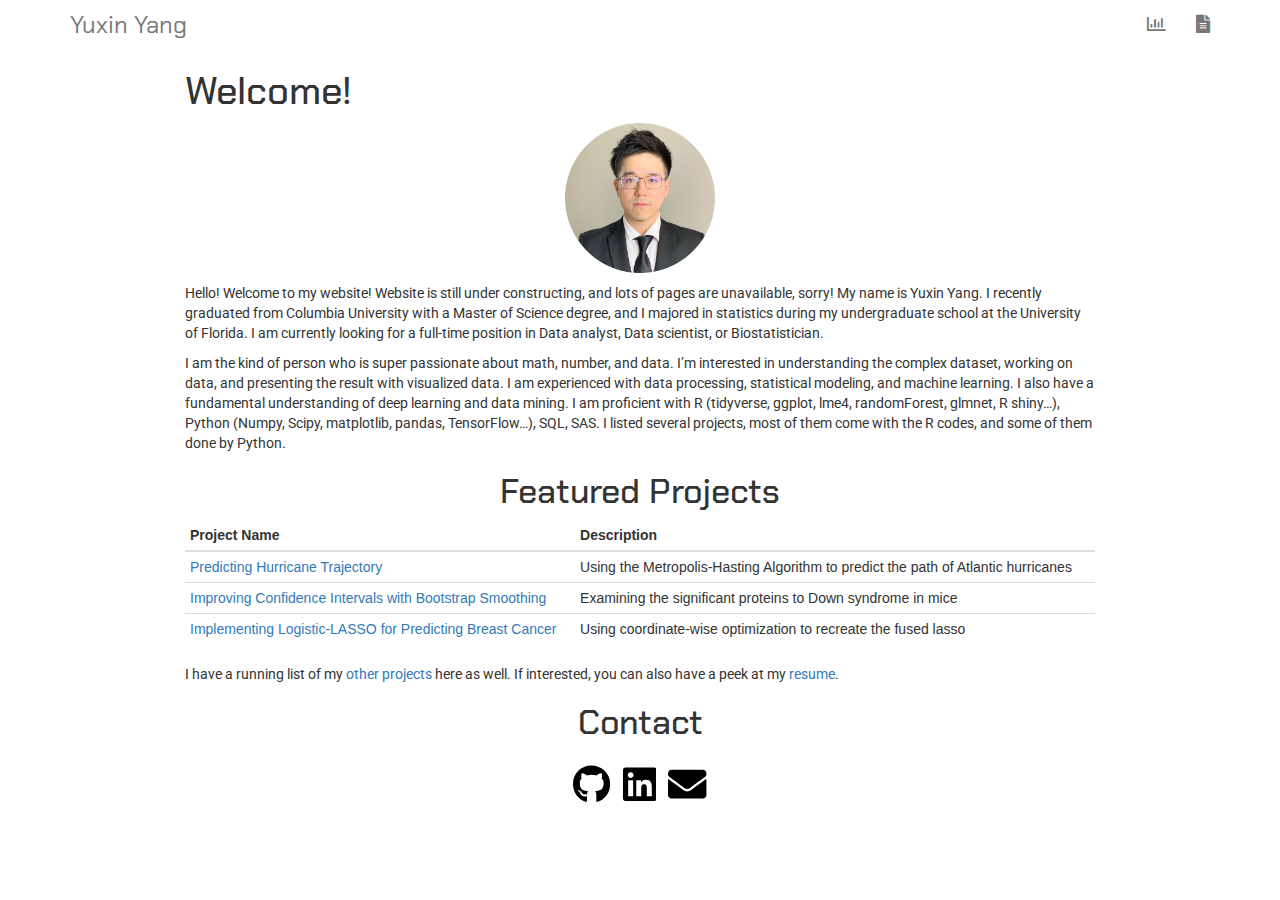
<file: index.html>
<!DOCTYPE html>

<html xmlns="http://www.w3.org/1999/xhtml">

<head>

<meta charset="utf-8" />
<meta http-equiv="Content-Type" content="text/html; charset=utf-8" />
<meta name="generator" content="pandoc" />




<title>Welcome!</title>

<script src="site_libs/jquery-1.11.3/jquery.min.js"></script>
<meta name="viewport" content="width=device-width, initial-scale=1" />
<link href="site_libs/bootstrap-3.3.5/css/bootstrap.min.css" rel="stylesheet" />
<script src="site_libs/bootstrap-3.3.5/js/bootstrap.min.js"></script>
<script src="site_libs/bootstrap-3.3.5/shim/html5shiv.min.js"></script>
<script src="site_libs/bootstrap-3.3.5/shim/respond.min.js"></script>
<script src="site_libs/navigation-1.1/tabsets.js"></script>
<link href="site_libs/highlightjs-9.12.0/textmate.css" rel="stylesheet" />
<script src="site_libs/highlightjs-9.12.0/highlight.js"></script>
<link href="site_libs/font-awesome-5.1.0/css/all.css" rel="stylesheet" />
<link href="site_libs/font-awesome-5.1.0/css/v4-shims.css" rel="stylesheet" />

<style type="text/css">code{white-space: pre;}</style>
<style type="text/css">
  pre:not([class]) {
    background-color: white;
  }
</style>
<script type="text/javascript">
if (window.hljs) {
  hljs.configure({languages: []});
  hljs.initHighlightingOnLoad();
  if (document.readyState && document.readyState === "complete") {
    window.setTimeout(function() { hljs.initHighlighting(); }, 0);
  }
}
</script>



<style type="text/css">
h1 {
  font-size: 34px;
}
h1.title {
  font-size: 38px;
}
h2 {
  font-size: 30px;
}
h3 {
  font-size: 24px;
}
h4 {
  font-size: 18px;
}
h5 {
  font-size: 16px;
}
h6 {
  font-size: 12px;
}
.table th:not([align]) {
  text-align: left;
}
</style>

<link rel="stylesheet" href="styles.css" type="text/css" />



<style type = "text/css">
.main-container {
  max-width: 940px;
  margin-left: auto;
  margin-right: auto;
}
code {
  color: inherit;
  background-color: rgba(0, 0, 0, 0.04);
}
img {
  max-width:100%;
  height: auto;
}
.tabbed-pane {
  padding-top: 12px;
}
.html-widget {
  margin-bottom: 20px;
}
button.code-folding-btn:focus {
  outline: none;
}
summary {
  display: list-item;
}
</style>


<style type="text/css">
/* padding for bootstrap navbar */
body {
  padding-top: 51px;
  padding-bottom: 40px;
}
/* offset scroll position for anchor links (for fixed navbar)  */
.section h1 {
  padding-top: 56px;
  margin-top: -56px;
}
.section h2 {
  padding-top: 56px;
  margin-top: -56px;
}
.section h3 {
  padding-top: 56px;
  margin-top: -56px;
}
.section h4 {
  padding-top: 56px;
  margin-top: -56px;
}
.section h5 {
  padding-top: 56px;
  margin-top: -56px;
}
.section h6 {
  padding-top: 56px;
  margin-top: -56px;
}
.dropdown-submenu {
  position: relative;
}
.dropdown-submenu>.dropdown-menu {
  top: 0;
  left: 100%;
  margin-top: -6px;
  margin-left: -1px;
  border-radius: 0 6px 6px 6px;
}
.dropdown-submenu:hover>.dropdown-menu {
  display: block;
}
.dropdown-submenu>a:after {
  display: block;
  content: " ";
  float: right;
  width: 0;
  height: 0;
  border-color: transparent;
  border-style: solid;
  border-width: 5px 0 5px 5px;
  border-left-color: #cccccc;
  margin-top: 5px;
  margin-right: -10px;
}
.dropdown-submenu:hover>a:after {
  border-left-color: #ffffff;
}
.dropdown-submenu.pull-left {
  float: none;
}
.dropdown-submenu.pull-left>.dropdown-menu {
  left: -100%;
  margin-left: 10px;
  border-radius: 6px 0 6px 6px;
}
</style>

<script>
// manage active state of menu based on current page
$(document).ready(function () {
  // active menu anchor
  href = window.location.pathname
  href = href.substr(href.lastIndexOf('/') + 1)
  if (href === "")
    href = "index.html";
  var menuAnchor = $('a[href="' + href + '"]');

  // mark it active
  menuAnchor.parent().addClass('active');

  // if it's got a parent navbar menu mark it active as well
  menuAnchor.closest('li.dropdown').addClass('active');
});
</script>

<!-- tabsets -->

<style type="text/css">
.tabset-dropdown > .nav-tabs {
  display: inline-table;
  max-height: 500px;
  min-height: 44px;
  overflow-y: auto;
  background: white;
  border: 1px solid #ddd;
  border-radius: 4px;
}

.tabset-dropdown > .nav-tabs > li.active:before {
  content: "";
  font-family: 'Glyphicons Halflings';
  display: inline-block;
  padding: 10px;
  border-right: 1px solid #ddd;
}

.tabset-dropdown > .nav-tabs.nav-tabs-open > li.active:before {
  content: "&#xe258;";
  border: none;
}

.tabset-dropdown > .nav-tabs.nav-tabs-open:before {
  content: "";
  font-family: 'Glyphicons Halflings';
  display: inline-block;
  padding: 10px;
  border-right: 1px solid #ddd;
}

.tabset-dropdown > .nav-tabs > li.active {
  display: block;
}

.tabset-dropdown > .nav-tabs > li > a,
.tabset-dropdown > .nav-tabs > li > a:focus,
.tabset-dropdown > .nav-tabs > li > a:hover {
  border: none;
  display: inline-block;
  border-radius: 4px;
}

.tabset-dropdown > .nav-tabs.nav-tabs-open > li {
  display: block;
  float: none;
}

.tabset-dropdown > .nav-tabs > li {
  display: none;
}
</style>

<script>
$(document).ready(function () {
  window.buildTabsets("TOC");
});

$(document).ready(function () {
  $('.tabset-dropdown > .nav-tabs > li').click(function () {
    $(this).parent().toggleClass('nav-tabs-open')
  });
});
</script>

<!-- code folding -->




</head>

<body>


<div class="container-fluid main-container">




<div class="navbar navbar-default  navbar-fixed-top" role="navigation">
  <div class="container">
    <div class="navbar-header">
      <button type="button" class="navbar-toggle collapsed" data-toggle="collapse" data-target="#navbar">
        <span class="icon-bar"></span>
        <span class="icon-bar"></span>
        <span class="icon-bar"></span>
      </button>
      <a class="navbar-brand" href="index.html">Yuxin Yang</a>
    </div>
    <div id="navbar" class="navbar-collapse collapse">
      <ul class="nav navbar-nav">
        
      </ul>
      <ul class="nav navbar-nav navbar-right">
        <li>
  <a href="about.html">
    <span class="fa fa-bar-chart fa-lg"></span>
     
  </a>
</li>
<li>
  <a href="resume.html">
    <span class="fa fa-file-alt fa-lg"></span>
     
  </a>
</li>
      </ul>
    </div><!--/.nav-collapse -->
  </div><!--/.container -->
</div><!--/.navbar -->

<div class="fluid-row" id="header">



<h1 class="title toc-ignore">Welcome!</h1>

</div>


<p><link href="./styles.css" rel="stylesheet"></link></p>
<p><img class="profile" width="150" height="150" src="yuxin.png" /></p>
<p>Hello! Welcome to my website! Website is still under constructing, and lots of pages are unavailable, sorry! My name is Yuxin Yang. I recently graduated from Columbia University with a Master of Science degree, and I majored in statistics during my undergraduate school at the University of Florida. I am currently looking for a full-time position in Data analyst, Data scientist, or Biostatistician.</p>
<p>I am the kind of person who is super passionate about math, number, and data. I’m interested in understanding the complex dataset, working on data, and presenting the result with visualized data. I am experienced with data processing, statistical modeling, and machine learning. I also have a fundamental understanding of deep learning and data mining. I am proficient with R (tidyverse, ggplot, lme4, randomForest, glmnet, R shiny…), Python (Numpy, Scipy, matplotlib, pandas, TensorFlow…), SQL, SAS. I listed several projects, most of them come with the R codes, and some of them done by Python.</p>
<h1 class="welcome">
Featured Projects
</h1>
<table>
<thead>
<tr class="header">
<th align="left">Project Name</th>
<th align="left">Description</th>
</tr>
</thead>
<tbody>
<tr class="odd">
<td align="left"><a href="./predicting-hurricane-trajectory.html">Predicting Hurricane Trajectory</a></td>
<td align="left">Using the Metropolis-Hasting Algorithm to predict the path of Atlantic hurricanes</td>
</tr>
<tr class="even">
<td align="left"><a href="./improving-confidence-intervals.html">Improving Confidence Intervals with Bootstrap Smoothing</a></td>
<td align="left">Examining the significant proteins to Down syndrome in mice</td>
</tr>
<tr class="odd">
<td align="left"><a href="./logistic-lasso-for-breast-cancer.html">Implementing Logistic-LASSO for Predicting Breast Cancer</a></td>
<td align="left">Using coordinate-wise optimization to recreate the fused lasso</td>
</tr>
</tbody>
</table>
<p>I have a running list of my <a href="./projects.html">other projects</a> here as well. If interested, you can also have a peek at my <a href="./resume.html">resume</a>.</p>
<h1 class="welcome">
Contact
</h1>
<p class="icons">
<a href="https://github.com/yy2926"><svg style="height:0.8em;top:.04em;position:relative;" viewBox="0 0 496 512"><path d="M165.9 397.4c0 2-2.3 3.6-5.2 3.6-3.3.3-5.6-1.3-5.6-3.6 0-2 2.3-3.6 5.2-3.6 3-.3 5.6 1.3 5.6 3.6zm-31.1-4.5c-.7 2 1.3 4.3 4.3 4.9 2.6 1 5.6 0 6.2-2s-1.3-4.3-4.3-5.2c-2.6-.7-5.5.3-6.2 2.3zm44.2-1.7c-2.9.7-4.9 2.6-4.6 4.9.3 2 2.9 3.3 5.9 2.6 2.9-.7 4.9-2.6 4.6-4.6-.3-1.9-3-3.2-5.9-2.9zM244.8 8C106.1 8 0 113.3 0 252c0 110.9 69.8 205.8 169.5 239.2 12.8 2.3 17.3-5.6 17.3-12.1 0-6.2-.3-40.4-.3-61.4 0 0-70 15-84.7-29.8 0 0-11.4-29.1-27.8-36.6 0 0-22.9-15.7 1.6-15.4 0 0 24.9 2 38.6 25.8 21.9 38.6 58.6 27.5 72.9 20.9 2.3-16 8.8-27.1 16-33.7-55.9-6.2-112.3-14.3-112.3-110.5 0-27.5 7.6-41.3 23.6-58.9-2.6-6.5-11.1-33.3 2.6-67.9 20.9-6.5 69 27 69 27 20-5.6 41.5-8.5 62.8-8.5s42.8 2.9 62.8 8.5c0 0 48.1-33.6 69-27 13.7 34.7 5.2 61.4 2.6 67.9 16 17.7 25.8 31.5 25.8 58.9 0 96.5-58.9 104.2-114.8 110.5 9.2 7.9 17 22.9 17 46.4 0 33.7-.3 75.4-.3 83.6 0 6.5 4.6 14.4 17.3 12.1C428.2 457.8 496 362.9 496 252 496 113.3 383.5 8 244.8 8zM97.2 352.9c-1.3 1-1 3.3.7 5.2 1.6 1.6 3.9 2.3 5.2 1 1.3-1 1-3.3-.7-5.2-1.6-1.6-3.9-2.3-5.2-1zm-10.8-8.1c-.7 1.3.3 2.9 2.3 3.9 1.6 1 3.6.7 4.3-.7.7-1.3-.3-2.9-2.3-3.9-2-.6-3.6-.3-4.3.7zm32.4 35.6c-1.6 1.3-1 4.3 1.3 6.2 2.3 2.3 5.2 2.6 6.5 1 1.3-1.3.7-4.3-1.3-6.2-2.2-2.3-5.2-2.6-6.5-1zm-11.4-14.7c-1.6 1-1.6 3.6 0 5.9 1.6 2.3 4.3 3.3 5.6 2.3 1.6-1.3 1.6-3.9 0-6.2-1.4-2.3-4-3.3-5.6-2z"/></svg></a> <a href="https://www.linkedin.com/in/yuxin-yang-367010116/"><svg style="height:0.8em;top:.04em;position:relative;" viewBox="0 0 448 512"><path d="M416 32H31.9C14.3 32 0 46.5 0 64.3v383.4C0 465.5 14.3 480 31.9 480H416c17.6 0 32-14.5 32-32.3V64.3c0-17.8-14.4-32.3-32-32.3zM135.4 416H69V202.2h66.5V416zm-33.2-243c-21.3 0-38.5-17.3-38.5-38.5S80.9 96 102.2 96c21.2 0 38.5 17.3 38.5 38.5 0 21.3-17.2 38.5-38.5 38.5zm282.1 243h-66.4V312c0-24.8-.5-56.7-34.5-56.7-34.6 0-39.9 27-39.9 54.9V416h-66.4V202.2h63.7v29.2h.9c8.9-16.8 30.6-34.5 62.9-34.5 67.2 0 79.7 44.3 79.7 101.9V416z"/></svg></a> <a href="mailto:yuxinyang95@gmail.com"><svg style="height:0.8em;top:.04em;position:relative;" viewBox="0 0 512 512"><path d="M502.3 190.8c3.9-3.1 9.7-.2 9.7 4.7V400c0 26.5-21.5 48-48 48H48c-26.5 0-48-21.5-48-48V195.6c0-5 5.7-7.8 9.7-4.7 22.4 17.4 52.1 39.5 154.1 113.6 21.1 15.4 56.7 47.8 92.2 47.6 35.7.3 72-32.8 92.3-47.6 102-74.1 131.6-96.3 154-113.7zM256 320c23.2.4 56.6-29.2 73.4-41.4 132.7-96.3 142.8-104.7 173.4-128.7 5.8-4.5 9.2-11.5 9.2-18.9v-19c0-26.5-21.5-48-48-48H48C21.5 64 0 85.5 0 112v19c0 7.4 3.4 14.3 9.2 18.9 30.6 23.9 40.7 32.4 173.4 128.7 16.8 12.2 50.2 41.8 73.4 41.4z"/></svg></a>
</p>




</div>

<script>

// add bootstrap table styles to pandoc tables
function bootstrapStylePandocTables() {
  $('tr.header').parent('thead').parent('table').addClass('table table-condensed');
}
$(document).ready(function () {
  bootstrapStylePandocTables();
});


</script>

<!-- dynamically load mathjax for compatibility with self-contained -->
<script>
  (function () {
    var script = document.createElement("script");
    script.type = "text/javascript";
    script.src  = "https://mathjax.rstudio.com/latest/MathJax.js?config=TeX-AMS-MML_HTMLorMML";
    document.getElementsByTagName("head")[0].appendChild(script);
  })();
</script>

</body>
</html>
</file>
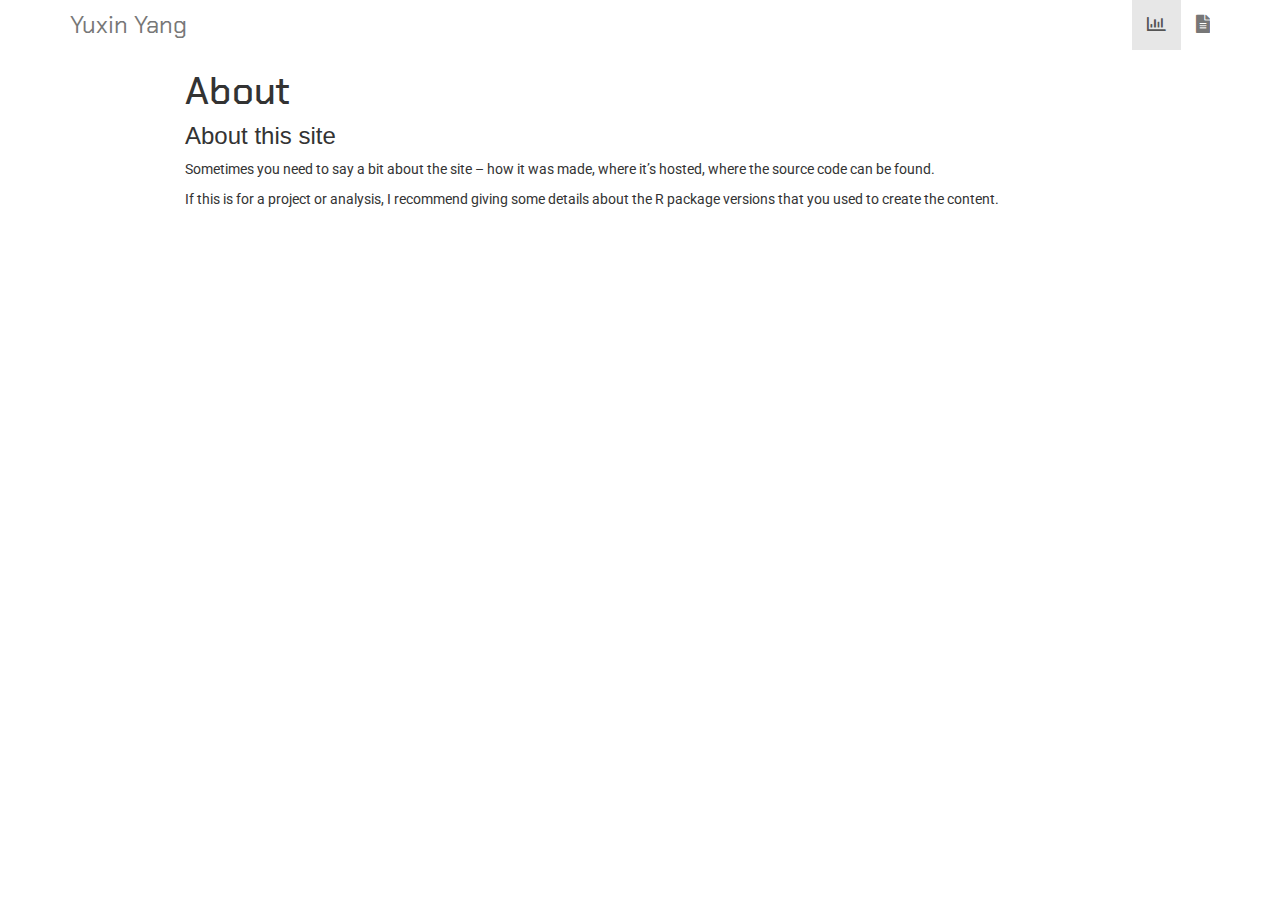
<file: about.html>
<!DOCTYPE html>

<html xmlns="http://www.w3.org/1999/xhtml">

<head>

<meta charset="utf-8" />
<meta http-equiv="Content-Type" content="text/html; charset=utf-8" />
<meta name="generator" content="pandoc" />




<title>About</title>

<script src="site_libs/jquery-1.11.3/jquery.min.js"></script>
<meta name="viewport" content="width=device-width, initial-scale=1" />
<link href="site_libs/bootstrap-3.3.5/css/bootstrap.min.css" rel="stylesheet" />
<script src="site_libs/bootstrap-3.3.5/js/bootstrap.min.js"></script>
<script src="site_libs/bootstrap-3.3.5/shim/html5shiv.min.js"></script>
<script src="site_libs/bootstrap-3.3.5/shim/respond.min.js"></script>
<script src="site_libs/navigation-1.1/tabsets.js"></script>
<link href="site_libs/highlightjs-9.12.0/textmate.css" rel="stylesheet" />
<script src="site_libs/highlightjs-9.12.0/highlight.js"></script>
<link href="site_libs/font-awesome-5.1.0/css/all.css" rel="stylesheet" />
<link href="site_libs/font-awesome-5.1.0/css/v4-shims.css" rel="stylesheet" />

<style type="text/css">code{white-space: pre;}</style>
<style type="text/css">
  pre:not([class]) {
    background-color: white;
  }
</style>
<script type="text/javascript">
if (window.hljs) {
  hljs.configure({languages: []});
  hljs.initHighlightingOnLoad();
  if (document.readyState && document.readyState === "complete") {
    window.setTimeout(function() { hljs.initHighlighting(); }, 0);
  }
}
</script>



<style type="text/css">
h1 {
  font-size: 34px;
}
h1.title {
  font-size: 38px;
}
h2 {
  font-size: 30px;
}
h3 {
  font-size: 24px;
}
h4 {
  font-size: 18px;
}
h5 {
  font-size: 16px;
}
h6 {
  font-size: 12px;
}
.table th:not([align]) {
  text-align: left;
}
</style>

<link rel="stylesheet" href="styles.css" type="text/css" />



<style type = "text/css">
.main-container {
  max-width: 940px;
  margin-left: auto;
  margin-right: auto;
}
code {
  color: inherit;
  background-color: rgba(0, 0, 0, 0.04);
}
img {
  max-width:100%;
  height: auto;
}
.tabbed-pane {
  padding-top: 12px;
}
.html-widget {
  margin-bottom: 20px;
}
button.code-folding-btn:focus {
  outline: none;
}
summary {
  display: list-item;
}
</style>


<style type="text/css">
/* padding for bootstrap navbar */
body {
  padding-top: 51px;
  padding-bottom: 40px;
}
/* offset scroll position for anchor links (for fixed navbar)  */
.section h1 {
  padding-top: 56px;
  margin-top: -56px;
}
.section h2 {
  padding-top: 56px;
  margin-top: -56px;
}
.section h3 {
  padding-top: 56px;
  margin-top: -56px;
}
.section h4 {
  padding-top: 56px;
  margin-top: -56px;
}
.section h5 {
  padding-top: 56px;
  margin-top: -56px;
}
.section h6 {
  padding-top: 56px;
  margin-top: -56px;
}
.dropdown-submenu {
  position: relative;
}
.dropdown-submenu>.dropdown-menu {
  top: 0;
  left: 100%;
  margin-top: -6px;
  margin-left: -1px;
  border-radius: 0 6px 6px 6px;
}
.dropdown-submenu:hover>.dropdown-menu {
  display: block;
}
.dropdown-submenu>a:after {
  display: block;
  content: " ";
  float: right;
  width: 0;
  height: 0;
  border-color: transparent;
  border-style: solid;
  border-width: 5px 0 5px 5px;
  border-left-color: #cccccc;
  margin-top: 5px;
  margin-right: -10px;
}
.dropdown-submenu:hover>a:after {
  border-left-color: #ffffff;
}
.dropdown-submenu.pull-left {
  float: none;
}
.dropdown-submenu.pull-left>.dropdown-menu {
  left: -100%;
  margin-left: 10px;
  border-radius: 6px 0 6px 6px;
}
</style>

<script>
// manage active state of menu based on current page
$(document).ready(function () {
  // active menu anchor
  href = window.location.pathname
  href = href.substr(href.lastIndexOf('/') + 1)
  if (href === "")
    href = "index.html";
  var menuAnchor = $('a[href="' + href + '"]');

  // mark it active
  menuAnchor.parent().addClass('active');

  // if it's got a parent navbar menu mark it active as well
  menuAnchor.closest('li.dropdown').addClass('active');
});
</script>

<!-- tabsets -->

<style type="text/css">
.tabset-dropdown > .nav-tabs {
  display: inline-table;
  max-height: 500px;
  min-height: 44px;
  overflow-y: auto;
  background: white;
  border: 1px solid #ddd;
  border-radius: 4px;
}

.tabset-dropdown > .nav-tabs > li.active:before {
  content: "";
  font-family: 'Glyphicons Halflings';
  display: inline-block;
  padding: 10px;
  border-right: 1px solid #ddd;
}

.tabset-dropdown > .nav-tabs.nav-tabs-open > li.active:before {
  content: "&#xe258;";
  border: none;
}

.tabset-dropdown > .nav-tabs.nav-tabs-open:before {
  content: "";
  font-family: 'Glyphicons Halflings';
  display: inline-block;
  padding: 10px;
  border-right: 1px solid #ddd;
}

.tabset-dropdown > .nav-tabs > li.active {
  display: block;
}

.tabset-dropdown > .nav-tabs > li > a,
.tabset-dropdown > .nav-tabs > li > a:focus,
.tabset-dropdown > .nav-tabs > li > a:hover {
  border: none;
  display: inline-block;
  border-radius: 4px;
}

.tabset-dropdown > .nav-tabs.nav-tabs-open > li {
  display: block;
  float: none;
}

.tabset-dropdown > .nav-tabs > li {
  display: none;
}
</style>

<script>
$(document).ready(function () {
  window.buildTabsets("TOC");
});

$(document).ready(function () {
  $('.tabset-dropdown > .nav-tabs > li').click(function () {
    $(this).parent().toggleClass('nav-tabs-open')
  });
});
</script>

<!-- code folding -->




</head>

<body>


<div class="container-fluid main-container">




<div class="navbar navbar-default  navbar-fixed-top" role="navigation">
  <div class="container">
    <div class="navbar-header">
      <button type="button" class="navbar-toggle collapsed" data-toggle="collapse" data-target="#navbar">
        <span class="icon-bar"></span>
        <span class="icon-bar"></span>
        <span class="icon-bar"></span>
      </button>
      <a class="navbar-brand" href="index.html">Yuxin Yang</a>
    </div>
    <div id="navbar" class="navbar-collapse collapse">
      <ul class="nav navbar-nav">
        
      </ul>
      <ul class="nav navbar-nav navbar-right">
        <li>
  <a href="about.html">
    <span class="fa fa-bar-chart fa-lg"></span>
     
  </a>
</li>
<li>
  <a href="resume.html">
    <span class="fa fa-file-alt fa-lg"></span>
     
  </a>
</li>
      </ul>
    </div><!--/.nav-collapse -->
  </div><!--/.container -->
</div><!--/.navbar -->

<div class="fluid-row" id="header">



<h1 class="title toc-ignore">About</h1>

</div>


<div id="about-this-site" class="section level3">
<h3>About this site</h3>
<p>Sometimes you need to say a bit about the site – how it was made, where it’s hosted, where the source code can be found.</p>
<p>If this is for a project or analysis, I recommend giving some details about the R package versions that you used to create the content.</p>
</div>




</div>

<script>

// add bootstrap table styles to pandoc tables
function bootstrapStylePandocTables() {
  $('tr.header').parent('thead').parent('table').addClass('table table-condensed');
}
$(document).ready(function () {
  bootstrapStylePandocTables();
});


</script>

<!-- dynamically load mathjax for compatibility with self-contained -->
<script>
  (function () {
    var script = document.createElement("script");
    script.type = "text/javascript";
    script.src  = "https://mathjax.rstudio.com/latest/MathJax.js?config=TeX-AMS-MML_HTMLorMML";
    document.getElementsByTagName("head")[0].appendChild(script);
  })();
</script>

</body>
</html>
</file>
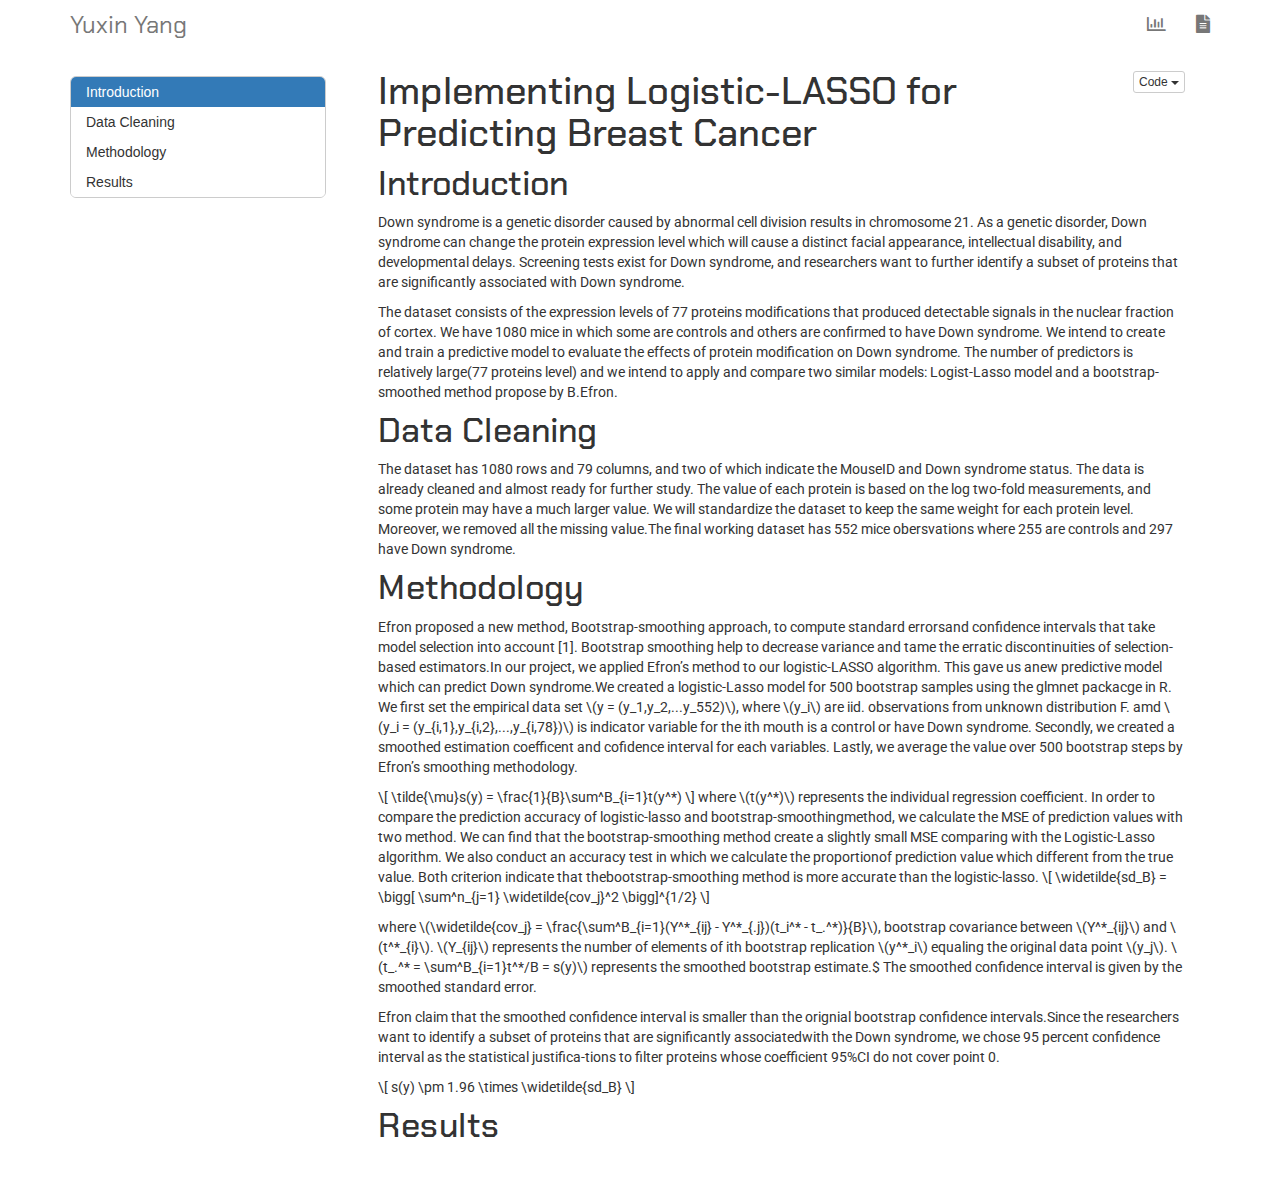
<file: bootstrap.html>
<!DOCTYPE html>

<html xmlns="http://www.w3.org/1999/xhtml">

<head>

<meta charset="utf-8" />
<meta http-equiv="Content-Type" content="text/html; charset=utf-8" />
<meta name="generator" content="pandoc" />




<title>Implementing Logistic-LASSO for Predicting Breast Cancer</title>

<script src="site_libs/jquery-1.11.3/jquery.min.js"></script>
<meta name="viewport" content="width=device-width, initial-scale=1" />
<link href="site_libs/bootstrap-3.3.5/css/bootstrap.min.css" rel="stylesheet" />
<script src="site_libs/bootstrap-3.3.5/js/bootstrap.min.js"></script>
<script src="site_libs/bootstrap-3.3.5/shim/html5shiv.min.js"></script>
<script src="site_libs/bootstrap-3.3.5/shim/respond.min.js"></script>
<script src="site_libs/jqueryui-1.11.4/jquery-ui.min.js"></script>
<link href="site_libs/tocify-1.9.1/jquery.tocify.css" rel="stylesheet" />
<script src="site_libs/tocify-1.9.1/jquery.tocify.js"></script>
<script src="site_libs/navigation-1.1/tabsets.js"></script>
<script src="site_libs/navigation-1.1/codefolding.js"></script>
<link href="site_libs/font-awesome-5.1.0/css/all.css" rel="stylesheet" />
<link href="site_libs/font-awesome-5.1.0/css/v4-shims.css" rel="stylesheet" />




<style type="text/css">
h1 {
  font-size: 34px;
}
h1.title {
  font-size: 38px;
}
h2 {
  font-size: 30px;
}
h3 {
  font-size: 24px;
}
h4 {
  font-size: 18px;
}
h5 {
  font-size: 16px;
}
h6 {
  font-size: 12px;
}
.table th:not([align]) {
  text-align: left;
}
</style>

<link rel="stylesheet" href="styles.css" type="text/css" />



<style type = "text/css">
.main-container {
  max-width: 940px;
  margin-left: auto;
  margin-right: auto;
}
code {
  color: inherit;
  background-color: rgba(0, 0, 0, 0.04);
}
img {
  max-width:100%;
  height: auto;
}
.tabbed-pane {
  padding-top: 12px;
}
.html-widget {
  margin-bottom: 20px;
}
button.code-folding-btn:focus {
  outline: none;
}
summary {
  display: list-item;
}
</style>


<style type="text/css">
/* padding for bootstrap navbar */
body {
  padding-top: 51px;
  padding-bottom: 40px;
}
/* offset scroll position for anchor links (for fixed navbar)  */
.section h1 {
  padding-top: 56px;
  margin-top: -56px;
}
.section h2 {
  padding-top: 56px;
  margin-top: -56px;
}
.section h3 {
  padding-top: 56px;
  margin-top: -56px;
}
.section h4 {
  padding-top: 56px;
  margin-top: -56px;
}
.section h5 {
  padding-top: 56px;
  margin-top: -56px;
}
.section h6 {
  padding-top: 56px;
  margin-top: -56px;
}
.dropdown-submenu {
  position: relative;
}
.dropdown-submenu>.dropdown-menu {
  top: 0;
  left: 100%;
  margin-top: -6px;
  margin-left: -1px;
  border-radius: 0 6px 6px 6px;
}
.dropdown-submenu:hover>.dropdown-menu {
  display: block;
}
.dropdown-submenu>a:after {
  display: block;
  content: " ";
  float: right;
  width: 0;
  height: 0;
  border-color: transparent;
  border-style: solid;
  border-width: 5px 0 5px 5px;
  border-left-color: #cccccc;
  margin-top: 5px;
  margin-right: -10px;
}
.dropdown-submenu:hover>a:after {
  border-left-color: #ffffff;
}
.dropdown-submenu.pull-left {
  float: none;
}
.dropdown-submenu.pull-left>.dropdown-menu {
  left: -100%;
  margin-left: 10px;
  border-radius: 6px 0 6px 6px;
}
</style>

<script>
// manage active state of menu based on current page
$(document).ready(function () {
  // active menu anchor
  href = window.location.pathname
  href = href.substr(href.lastIndexOf('/') + 1)
  if (href === "")
    href = "index.html";
  var menuAnchor = $('a[href="' + href + '"]');

  // mark it active
  menuAnchor.parent().addClass('active');

  // if it's got a parent navbar menu mark it active as well
  menuAnchor.closest('li.dropdown').addClass('active');
});
</script>

<!-- tabsets -->

<style type="text/css">
.tabset-dropdown > .nav-tabs {
  display: inline-table;
  max-height: 500px;
  min-height: 44px;
  overflow-y: auto;
  background: white;
  border: 1px solid #ddd;
  border-radius: 4px;
}

.tabset-dropdown > .nav-tabs > li.active:before {
  content: "";
  font-family: 'Glyphicons Halflings';
  display: inline-block;
  padding: 10px;
  border-right: 1px solid #ddd;
}

.tabset-dropdown > .nav-tabs.nav-tabs-open > li.active:before {
  content: "&#xe258;";
  border: none;
}

.tabset-dropdown > .nav-tabs.nav-tabs-open:before {
  content: "";
  font-family: 'Glyphicons Halflings';
  display: inline-block;
  padding: 10px;
  border-right: 1px solid #ddd;
}

.tabset-dropdown > .nav-tabs > li.active {
  display: block;
}

.tabset-dropdown > .nav-tabs > li > a,
.tabset-dropdown > .nav-tabs > li > a:focus,
.tabset-dropdown > .nav-tabs > li > a:hover {
  border: none;
  display: inline-block;
  border-radius: 4px;
}

.tabset-dropdown > .nav-tabs.nav-tabs-open > li {
  display: block;
  float: none;
}

.tabset-dropdown > .nav-tabs > li {
  display: none;
}
</style>

<script>
$(document).ready(function () {
  window.buildTabsets("TOC");
});

$(document).ready(function () {
  $('.tabset-dropdown > .nav-tabs > li').click(function () {
    $(this).parent().toggleClass('nav-tabs-open')
  });
});
</script>

<!-- code folding -->
<style type="text/css">
.code-folding-btn { margin-bottom: 4px; }
</style>
<script>
$(document).ready(function () {
  window.initializeCodeFolding("hide" === "show");
});
</script>



<script>
$(document).ready(function ()  {

    // move toc-ignore selectors from section div to header
    $('div.section.toc-ignore')
        .removeClass('toc-ignore')
        .children('h1,h2,h3,h4,h5').addClass('toc-ignore');

    // establish options
    var options = {
      selectors: "h1,h2,h3",
      theme: "bootstrap3",
      context: '.toc-content',
      hashGenerator: function (text) {
        return text.replace(/[.\\/?&!#<>]/g, '').replace(/\s/g, '_').toLowerCase();
      },
      ignoreSelector: ".toc-ignore",
      scrollTo: 0
    };
    options.showAndHide = true;
    options.smoothScroll = true;

    // tocify
    var toc = $("#TOC").tocify(options).data("toc-tocify");
});
</script>

<style type="text/css">

#TOC {
  margin: 25px 0px 20px 0px;
}
@media (max-width: 768px) {
#TOC {
  position: relative;
  width: 100%;
}
}


.toc-content {
  padding-left: 30px;
  padding-right: 40px;
}

div.main-container {
  max-width: 1200px;
}

div.tocify {
  width: 20%;
  max-width: 260px;
  max-height: 85%;
}

@media (min-width: 768px) and (max-width: 991px) {
  div.tocify {
    width: 25%;
  }
}

@media (max-width: 767px) {
  div.tocify {
    width: 100%;
    max-width: none;
  }
}

.tocify ul, .tocify li {
  line-height: 20px;
}

.tocify-subheader .tocify-item {
  font-size: 0.90em;
}

.tocify .list-group-item {
  border-radius: 0px;
}


</style>



</head>

<body>


<div class="container-fluid main-container">


<!-- setup 3col/9col grid for toc_float and main content  -->
<div class="row-fluid">
<div class="col-xs-12 col-sm-4 col-md-3">
<div id="TOC" class="tocify">
</div>
</div>

<div class="toc-content col-xs-12 col-sm-8 col-md-9">




<div class="navbar navbar-default  navbar-fixed-top" role="navigation">
  <div class="container">
    <div class="navbar-header">
      <button type="button" class="navbar-toggle collapsed" data-toggle="collapse" data-target="#navbar">
        <span class="icon-bar"></span>
        <span class="icon-bar"></span>
        <span class="icon-bar"></span>
      </button>
      <a class="navbar-brand" href="index.html">Yuxin Yang</a>
    </div>
    <div id="navbar" class="navbar-collapse collapse">
      <ul class="nav navbar-nav">
        
      </ul>
      <ul class="nav navbar-nav navbar-right">
        <li>
  <a href="about.html">
    <span class="fa fa-bar-chart fa-lg"></span>
     
  </a>
</li>
<li>
  <a href="resume.html">
    <span class="fa fa-file-alt fa-lg"></span>
     
  </a>
</li>
      </ul>
    </div><!--/.nav-collapse -->
  </div><!--/.container -->
</div><!--/.navbar -->

<div class="fluid-row" id="header">

<div class="btn-group pull-right">
<button type="button" class="btn btn-default btn-xs dropdown-toggle" data-toggle="dropdown" aria-haspopup="true" aria-expanded="false"><span>Code</span> <span class="caret"></span></button>
<ul class="dropdown-menu" style="min-width: 50px;">
<li><a id="rmd-show-all-code" href="#">Show All Code</a></li>
<li><a id="rmd-hide-all-code" href="#">Hide All Code</a></li>
</ul>
</div>



<h1 class="title toc-ignore">Implementing Logistic-LASSO for Predicting Breast Cancer</h1>

</div>


<div id="introduction" class="section level1">
<h1>Introduction</h1>
<p>Down syndrome is a genetic disorder caused by abnormal cell division results in chromosome 21. As a genetic disorder, Down syndrome can change the protein expression level which will cause a distinct facial appearance, intellectual disability, and developmental delays. Screening tests exist for Down syndrome, and researchers want to further identify a subset of proteins that are significantly associated with Down syndrome.</p>
<p>The dataset consists of the expression levels of 77 proteins modifications that produced detectable signals in the nuclear fraction of cortex. We have 1080 mice in which some are controls and others are confirmed to have Down syndrome. We intend to create and train a predictive model to evaluate the effects of protein modification on Down syndrome. The number of predictors is relatively large(77 proteins level) and we intend to apply and compare two similar models: Logist-Lasso model and a bootstrap-smoothed method propose by B.Efron.</p>
</div>
<div id="data-cleaning" class="section level1">
<h1>Data Cleaning</h1>
<p>The dataset has 1080 rows and 79 columns, and two of which indicate the MouseID and Down syndrome status. The data is already cleaned and almost ready for further study. The value of each protein is based on the log two-fold measurements, and some protein may have a much larger value. We will standardize the dataset to keep the same weight for each protein level. Moreover, we removed all the missing value.The final working dataset has 552 mice obersvations where 255 are controls and 297 have Down syndrome.</p>
</div>
<div id="methodology" class="section level1">
<h1>Methodology</h1>
<p>Efron proposed a new method, Bootstrap-smoothing approach, to compute standard errorsand confidence intervals that take model selection into account [1]. Bootstrap smoothing help to decrease variance and tame the erratic discontinuities of selection-based estimators.In our project, we applied Efron’s method to our logistic-LASSO algorithm. This gave us anew predictive model which can predict Down syndrome.We created a logistic-Lasso model for 500 bootstrap samples using the glmnet packacge in R. We first set the empirical data set <span class="math inline">\(y = (y_1,y_2,...y_552)\)</span>, where <span class="math inline">\(y_i\)</span> are iid. observations from unknown distribution F. amd <span class="math inline">\(y_i = (y_{i,1},y_{i,2},...,y_{i,78})\)</span> is indicator variable for the ith mouth is a control or have Down syndrome. Secondly, we created a smoothed estimation coefficent and cofidence interval for each variables. Lastly, we average the value over 500 bootstrap steps by Efron’s smoothing methodology.</p>
<p><span class="math display">\[
\tilde{\mu}s(y) = \frac{1}{B}\sum^B_{i=1}t(y^*)
\]</span> where <span class="math inline">\(t(y^*)\)</span> represents the individual regression coefficient. In order to compare the prediction accuracy of logistic-lasso and bootstrap-smoothingmethod, we calculate the MSE of prediction values with two method. We can find that the bootstrap-smoothing method create a slightly small MSE comparing with the Logistic-Lasso algorithm. We also conduct an accuracy test in which we calculate the proportionof prediction value which different from the true value. Both criterion indicate that thebootstrap-smoothing method is more accurate than the logistic-lasso. <span class="math display">\[
\widetilde{sd_B} = \bigg[ \sum^n_{j=1} \widetilde{cov_j}^2 \bigg]^{1/2}
\]</span></p>
<p>where <span class="math inline">\(\widetilde{cov_j} = \frac{\sum^B_{i=1}(Y^*_{ij} - Y^*_{.j})(t_i^* - t_.^*)}{B}\)</span>, bootstrap covariance between <span class="math inline">\(Y^*_{ij}\)</span> and <span class="math inline">\(t^*_{i}\)</span>. <span class="math inline">\(Y_{ij}\)</span> represents the number of elements of ith bootstrap replication <span class="math inline">\(y^*_i\)</span> equaling the original data point <span class="math inline">\(y_j\)</span>. <span class="math inline">\(t_.^* = \sum^B_{i=1}t^*/B = s(y)\)</span> represents the smoothed bootstrap estimate.$ The smoothed confidence interval is given by the smoothed standard error.</p>
<p>Efron claim that the smoothed confidence interval is smaller than the orignial bootstrap confidence intervals.Since the researchers want to identify a subset of proteins that are significantly associatedwith the Down syndrome, we chose 95 percent confidence interval as the statistical justifica-tions to filter proteins whose coefficient 95%CI do not cover point 0.</p>
<p><span class="math display">\[
s(y) \pm 1.96 \times \widetilde{sd_B}
\]</span></p>
</div>
<div id="results" class="section level1">
<h1>Results</h1>
</div>



</div>
</div>

</div>

<script>

// add bootstrap table styles to pandoc tables
function bootstrapStylePandocTables() {
  $('tr.header').parent('thead').parent('table').addClass('table table-condensed');
}
$(document).ready(function () {
  bootstrapStylePandocTables();
});


</script>

<!-- dynamically load mathjax for compatibility with self-contained -->
<script>
  (function () {
    var script = document.createElement("script");
    script.type = "text/javascript";
    script.src  = "https://mathjax.rstudio.com/latest/MathJax.js?config=TeX-AMS-MML_HTMLorMML";
    document.getElementsByTagName("head")[0].appendChild(script);
  })();
</script>

</body>
</html>
</file>
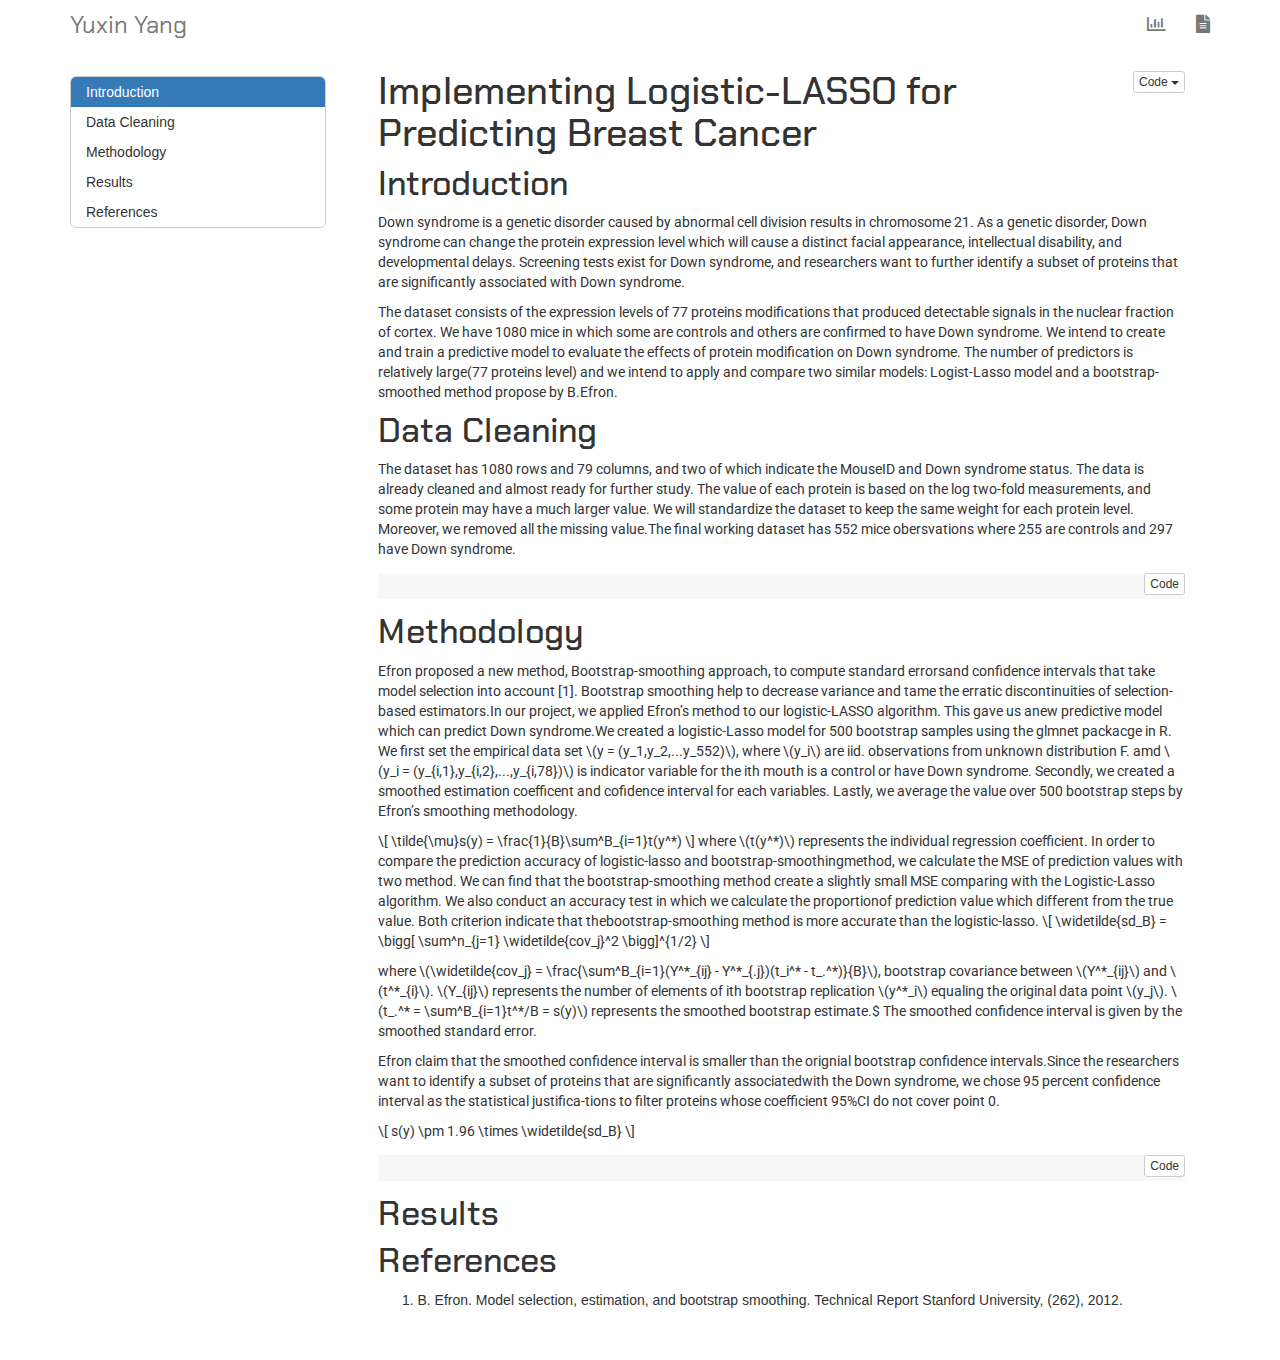
<file: improving-confidence-intervals.html>
<!DOCTYPE html>

<html xmlns="http://www.w3.org/1999/xhtml">

<head>

<meta charset="utf-8" />
<meta http-equiv="Content-Type" content="text/html; charset=utf-8" />
<meta name="generator" content="pandoc" />




<title>Implementing Logistic-LASSO for Predicting Breast Cancer</title>

<script src="site_libs/jquery-1.11.3/jquery.min.js"></script>
<meta name="viewport" content="width=device-width, initial-scale=1" />
<link href="site_libs/bootstrap-3.3.5/css/bootstrap.min.css" rel="stylesheet" />
<script src="site_libs/bootstrap-3.3.5/js/bootstrap.min.js"></script>
<script src="site_libs/bootstrap-3.3.5/shim/html5shiv.min.js"></script>
<script src="site_libs/bootstrap-3.3.5/shim/respond.min.js"></script>
<script src="site_libs/jqueryui-1.11.4/jquery-ui.min.js"></script>
<link href="site_libs/tocify-1.9.1/jquery.tocify.css" rel="stylesheet" />
<script src="site_libs/tocify-1.9.1/jquery.tocify.js"></script>
<script src="site_libs/navigation-1.1/tabsets.js"></script>
<script src="site_libs/navigation-1.1/codefolding.js"></script>
<link href="site_libs/font-awesome-5.1.0/css/all.css" rel="stylesheet" />
<link href="site_libs/font-awesome-5.1.0/css/v4-shims.css" rel="stylesheet" />


<style type="text/css">code{white-space: pre;}</style>
<style type="text/css" data-origin="pandoc">
a.sourceLine { display: inline-block; line-height: 1.25; }
a.sourceLine { pointer-events: none; color: inherit; text-decoration: inherit; }
a.sourceLine:empty { height: 1.2em; }
.sourceCode { overflow: visible; }
code.sourceCode { white-space: pre; position: relative; }
div.sourceCode { margin: 1em 0; }
pre.sourceCode { margin: 0; }
@media screen {
div.sourceCode { overflow: auto; }
}
@media print {
code.sourceCode { white-space: pre-wrap; }
a.sourceLine { text-indent: -1em; padding-left: 1em; }
}
pre.numberSource a.sourceLine
  { position: relative; left: -4em; }
pre.numberSource a.sourceLine::before
  { content: attr(title);
    position: relative; left: -1em; text-align: right; vertical-align: baseline;
    border: none; pointer-events: all; display: inline-block;
    -webkit-touch-callout: none; -webkit-user-select: none;
    -khtml-user-select: none; -moz-user-select: none;
    -ms-user-select: none; user-select: none;
    padding: 0 4px; width: 4em;
    color: #aaaaaa;
  }
pre.numberSource { margin-left: 3em; border-left: 1px solid #aaaaaa;  padding-left: 4px; }
div.sourceCode
  { background-color: #f8f8f8; }
@media screen {
a.sourceLine::before { text-decoration: underline; }
}
code span.al { color: #ef2929; } /* Alert */
code span.an { color: #8f5902; font-weight: bold; font-style: italic; } /* Annotation */
code span.at { color: #c4a000; } /* Attribute */
code span.bn { color: #0000cf; } /* BaseN */
code span.cf { color: #204a87; font-weight: bold; } /* ControlFlow */
code span.ch { color: #4e9a06; } /* Char */
code span.cn { color: #000000; } /* Constant */
code span.co { color: #8f5902; font-style: italic; } /* Comment */
code span.cv { color: #8f5902; font-weight: bold; font-style: italic; } /* CommentVar */
code span.do { color: #8f5902; font-weight: bold; font-style: italic; } /* Documentation */
code span.dt { color: #204a87; } /* DataType */
code span.dv { color: #0000cf; } /* DecVal */
code span.er { color: #a40000; font-weight: bold; } /* Error */
code span.ex { } /* Extension */
code span.fl { color: #0000cf; } /* Float */
code span.fu { color: #000000; } /* Function */
code span.im { } /* Import */
code span.in { color: #8f5902; font-weight: bold; font-style: italic; } /* Information */
code span.kw { color: #204a87; font-weight: bold; } /* Keyword */
code span.op { color: #ce5c00; font-weight: bold; } /* Operator */
code span.ot { color: #8f5902; } /* Other */
code span.pp { color: #8f5902; font-style: italic; } /* Preprocessor */
code span.sc { color: #000000; } /* SpecialChar */
code span.ss { color: #4e9a06; } /* SpecialString */
code span.st { color: #4e9a06; } /* String */
code span.va { color: #000000; } /* Variable */
code span.vs { color: #4e9a06; } /* VerbatimString */
code span.wa { color: #8f5902; font-weight: bold; font-style: italic; } /* Warning */

.sourceCode .row {
  width: 100%;
}
.sourceCode {
  overflow-x: auto;
}
.code-folding-btn {
  margin-right: -30px;
}
</style>
<script>
// apply pandoc div.sourceCode style to pre.sourceCode instead
(function() {
  var sheets = document.styleSheets;
  for (var i = 0; i < sheets.length; i++) {
    if (sheets[i].ownerNode.dataset["origin"] !== "pandoc") continue;
    try { var rules = sheets[i].cssRules; } catch (e) { continue; }
    for (var j = 0; j < rules.length; j++) {
      var rule = rules[j];
      // check if there is a div.sourceCode rule
      if (rule.type !== rule.STYLE_RULE || rule.selectorText !== "div.sourceCode") continue;
      var style = rule.style.cssText;
      // check if color or background-color is set
      if (rule.style.color === '' || rule.style.backgroundColor === '') continue;
      // replace div.sourceCode by a pre.sourceCode rule
      sheets[i].deleteRule(j);
      sheets[i].insertRule('pre.sourceCode{' + style + '}', j);
    }
  }
})();
</script>
<style type="text/css">
  pre:not([class]) {
    background-color: white;
  }
</style>


<style type="text/css">
h1 {
  font-size: 34px;
}
h1.title {
  font-size: 38px;
}
h2 {
  font-size: 30px;
}
h3 {
  font-size: 24px;
}
h4 {
  font-size: 18px;
}
h5 {
  font-size: 16px;
}
h6 {
  font-size: 12px;
}
.table th:not([align]) {
  text-align: left;
}
</style>

<link rel="stylesheet" href="styles.css" type="text/css" />



<style type = "text/css">
.main-container {
  max-width: 940px;
  margin-left: auto;
  margin-right: auto;
}
code {
  color: inherit;
  background-color: rgba(0, 0, 0, 0.04);
}
img {
  max-width:100%;
  height: auto;
}
.tabbed-pane {
  padding-top: 12px;
}
.html-widget {
  margin-bottom: 20px;
}
button.code-folding-btn:focus {
  outline: none;
}
summary {
  display: list-item;
}
</style>


<style type="text/css">
/* padding for bootstrap navbar */
body {
  padding-top: 51px;
  padding-bottom: 40px;
}
/* offset scroll position for anchor links (for fixed navbar)  */
.section h1 {
  padding-top: 56px;
  margin-top: -56px;
}
.section h2 {
  padding-top: 56px;
  margin-top: -56px;
}
.section h3 {
  padding-top: 56px;
  margin-top: -56px;
}
.section h4 {
  padding-top: 56px;
  margin-top: -56px;
}
.section h5 {
  padding-top: 56px;
  margin-top: -56px;
}
.section h6 {
  padding-top: 56px;
  margin-top: -56px;
}
.dropdown-submenu {
  position: relative;
}
.dropdown-submenu>.dropdown-menu {
  top: 0;
  left: 100%;
  margin-top: -6px;
  margin-left: -1px;
  border-radius: 0 6px 6px 6px;
}
.dropdown-submenu:hover>.dropdown-menu {
  display: block;
}
.dropdown-submenu>a:after {
  display: block;
  content: " ";
  float: right;
  width: 0;
  height: 0;
  border-color: transparent;
  border-style: solid;
  border-width: 5px 0 5px 5px;
  border-left-color: #cccccc;
  margin-top: 5px;
  margin-right: -10px;
}
.dropdown-submenu:hover>a:after {
  border-left-color: #ffffff;
}
.dropdown-submenu.pull-left {
  float: none;
}
.dropdown-submenu.pull-left>.dropdown-menu {
  left: -100%;
  margin-left: 10px;
  border-radius: 6px 0 6px 6px;
}
</style>

<script>
// manage active state of menu based on current page
$(document).ready(function () {
  // active menu anchor
  href = window.location.pathname
  href = href.substr(href.lastIndexOf('/') + 1)
  if (href === "")
    href = "index.html";
  var menuAnchor = $('a[href="' + href + '"]');

  // mark it active
  menuAnchor.parent().addClass('active');

  // if it's got a parent navbar menu mark it active as well
  menuAnchor.closest('li.dropdown').addClass('active');
});
</script>

<!-- tabsets -->

<style type="text/css">
.tabset-dropdown > .nav-tabs {
  display: inline-table;
  max-height: 500px;
  min-height: 44px;
  overflow-y: auto;
  background: white;
  border: 1px solid #ddd;
  border-radius: 4px;
}

.tabset-dropdown > .nav-tabs > li.active:before {
  content: "";
  font-family: 'Glyphicons Halflings';
  display: inline-block;
  padding: 10px;
  border-right: 1px solid #ddd;
}

.tabset-dropdown > .nav-tabs.nav-tabs-open > li.active:before {
  content: "&#xe258;";
  border: none;
}

.tabset-dropdown > .nav-tabs.nav-tabs-open:before {
  content: "";
  font-family: 'Glyphicons Halflings';
  display: inline-block;
  padding: 10px;
  border-right: 1px solid #ddd;
}

.tabset-dropdown > .nav-tabs > li.active {
  display: block;
}

.tabset-dropdown > .nav-tabs > li > a,
.tabset-dropdown > .nav-tabs > li > a:focus,
.tabset-dropdown > .nav-tabs > li > a:hover {
  border: none;
  display: inline-block;
  border-radius: 4px;
}

.tabset-dropdown > .nav-tabs.nav-tabs-open > li {
  display: block;
  float: none;
}

.tabset-dropdown > .nav-tabs > li {
  display: none;
}
</style>

<script>
$(document).ready(function () {
  window.buildTabsets("TOC");
});

$(document).ready(function () {
  $('.tabset-dropdown > .nav-tabs > li').click(function () {
    $(this).parent().toggleClass('nav-tabs-open')
  });
});
</script>

<!-- code folding -->
<style type="text/css">
.code-folding-btn { margin-bottom: 4px; }
</style>
<script>
$(document).ready(function () {
  window.initializeCodeFolding("hide" === "show");
});
</script>



<script>
$(document).ready(function ()  {

    // move toc-ignore selectors from section div to header
    $('div.section.toc-ignore')
        .removeClass('toc-ignore')
        .children('h1,h2,h3,h4,h5').addClass('toc-ignore');

    // establish options
    var options = {
      selectors: "h1,h2,h3",
      theme: "bootstrap3",
      context: '.toc-content',
      hashGenerator: function (text) {
        return text.replace(/[.\\/?&!#<>]/g, '').replace(/\s/g, '_').toLowerCase();
      },
      ignoreSelector: ".toc-ignore",
      scrollTo: 0
    };
    options.showAndHide = true;
    options.smoothScroll = true;

    // tocify
    var toc = $("#TOC").tocify(options).data("toc-tocify");
});
</script>

<style type="text/css">

#TOC {
  margin: 25px 0px 20px 0px;
}
@media (max-width: 768px) {
#TOC {
  position: relative;
  width: 100%;
}
}


.toc-content {
  padding-left: 30px;
  padding-right: 40px;
}

div.main-container {
  max-width: 1200px;
}

div.tocify {
  width: 20%;
  max-width: 260px;
  max-height: 85%;
}

@media (min-width: 768px) and (max-width: 991px) {
  div.tocify {
    width: 25%;
  }
}

@media (max-width: 767px) {
  div.tocify {
    width: 100%;
    max-width: none;
  }
}

.tocify ul, .tocify li {
  line-height: 20px;
}

.tocify-subheader .tocify-item {
  font-size: 0.90em;
}

.tocify .list-group-item {
  border-radius: 0px;
}


</style>



</head>

<body>


<div class="container-fluid main-container">


<!-- setup 3col/9col grid for toc_float and main content  -->
<div class="row-fluid">
<div class="col-xs-12 col-sm-4 col-md-3">
<div id="TOC" class="tocify">
</div>
</div>

<div class="toc-content col-xs-12 col-sm-8 col-md-9">




<div class="navbar navbar-default  navbar-fixed-top" role="navigation">
  <div class="container">
    <div class="navbar-header">
      <button type="button" class="navbar-toggle collapsed" data-toggle="collapse" data-target="#navbar">
        <span class="icon-bar"></span>
        <span class="icon-bar"></span>
        <span class="icon-bar"></span>
      </button>
      <a class="navbar-brand" href="index.html">Yuxin Yang</a>
    </div>
    <div id="navbar" class="navbar-collapse collapse">
      <ul class="nav navbar-nav">
        
      </ul>
      <ul class="nav navbar-nav navbar-right">
        <li>
  <a href="about.html">
    <span class="fa fa-bar-chart fa-lg"></span>
     
  </a>
</li>
<li>
  <a href="resume.html">
    <span class="fa fa-file-alt fa-lg"></span>
     
  </a>
</li>
      </ul>
    </div><!--/.nav-collapse -->
  </div><!--/.container -->
</div><!--/.navbar -->

<div class="fluid-row" id="header">

<div class="btn-group pull-right">
<button type="button" class="btn btn-default btn-xs dropdown-toggle" data-toggle="dropdown" aria-haspopup="true" aria-expanded="false"><span>Code</span> <span class="caret"></span></button>
<ul class="dropdown-menu" style="min-width: 50px;">
<li><a id="rmd-show-all-code" href="#">Show All Code</a></li>
<li><a id="rmd-hide-all-code" href="#">Hide All Code</a></li>
</ul>
</div>



<h1 class="title toc-ignore">Implementing Logistic-LASSO for Predicting Breast Cancer</h1>

</div>


<div id="introduction" class="section level1">
<h1>Introduction</h1>
<p>Down syndrome is a genetic disorder caused by abnormal cell division results in chromosome 21. As a genetic disorder, Down syndrome can change the protein expression level which will cause a distinct facial appearance, intellectual disability, and developmental delays. Screening tests exist for Down syndrome, and researchers want to further identify a subset of proteins that are significantly associated with Down syndrome.</p>
<p>The dataset consists of the expression levels of 77 proteins modifications that produced detectable signals in the nuclear fraction of cortex. We have 1080 mice in which some are controls and others are confirmed to have Down syndrome. We intend to create and train a predictive model to evaluate the effects of protein modification on Down syndrome. The number of predictors is relatively large(77 proteins level) and we intend to apply and compare two similar models: Logist-Lasso model and a bootstrap-smoothed method propose by B.Efron.</p>
</div>
<div id="data-cleaning" class="section level1">
<h1>Data Cleaning</h1>
<p>The dataset has 1080 rows and 79 columns, and two of which indicate the MouseID and Down syndrome status. The data is already cleaned and almost ready for further study. The value of each protein is based on the log two-fold measurements, and some protein may have a much larger value. We will standardize the dataset to keep the same weight for each protein level. Moreover, we removed all the missing value.The final working dataset has 552 mice obersvations where 255 are controls and 297 have Down syndrome.</p>
<div class="sourceCode" id="cb1"><pre class="sourceCode r"><code class="sourceCode r"><a class="sourceLine" id="cb1-1" title="1"><span class="kw">library</span>(tidyverse)</a>
<a class="sourceLine" id="cb1-2" title="2"><span class="kw">library</span>(glmnet)</a>
<a class="sourceLine" id="cb1-3" title="3"><span class="kw">library</span>(readr)</a>
<a class="sourceLine" id="cb1-4" title="4"><span class="kw">set.seed</span>(<span class="dv">8160</span>)</a>
<a class="sourceLine" id="cb1-5" title="5"><span class="kw">library</span>(parallel) <span class="co"># one of the core R packages</span></a>
<a class="sourceLine" id="cb1-6" title="6"><span class="kw">library</span>(doParallel)</a>
<a class="sourceLine" id="cb1-7" title="7"><span class="kw">library</span>(foreach)</a>
<a class="sourceLine" id="cb1-8" title="8"><span class="kw">library</span>(iterators)</a>
<a class="sourceLine" id="cb1-9" title="9">nCores &lt;-<span class="st"> </span><span class="dv">4</span>  <span class="co"># to set manually</span></a>
<a class="sourceLine" id="cb1-10" title="10"><span class="kw">registerDoParallel</span>(nCores) </a>
<a class="sourceLine" id="cb1-11" title="11"><span class="co"># standardize the dataset </span></a>
<a class="sourceLine" id="cb1-12" title="12">standardize =<span class="st"> </span><span class="cf">function</span>(x) {</a>
<a class="sourceLine" id="cb1-13" title="13">  mean =<span class="st"> </span><span class="kw">mean</span>(x)</a>
<a class="sourceLine" id="cb1-14" title="14">  sd =<span class="st"> </span><span class="kw">sd</span>(x)</a>
<a class="sourceLine" id="cb1-15" title="15">  <span class="kw">return</span>((x <span class="op">-</span><span class="st"> </span>mean)<span class="op">/</span>sd)</a>
<a class="sourceLine" id="cb1-16" title="16">}</a>
<a class="sourceLine" id="cb1-17" title="17">Down &lt;-<span class="st"> </span><span class="kw">read_csv</span>(<span class="st">&quot;Down.csv&quot;</span>)</a>
<a class="sourceLine" id="cb1-18" title="18">Down &lt;-<span class="st"> </span>Down <span class="op">%&gt;%</span></a>
<a class="sourceLine" id="cb1-19" title="19"><span class="st">  </span><span class="kw">mutate</span>(<span class="dt">Class =</span> <span class="kw">as.factor</span>(Class)) <span class="op">%&gt;%</span></a>
<a class="sourceLine" id="cb1-20" title="20"><span class="st">  </span><span class="kw">select</span>(<span class="op">-</span>MouseID)<span class="op">%&gt;%</span></a>
<a class="sourceLine" id="cb1-21" title="21"><span class="st">  </span><span class="kw">na.omit</span>()</a>
<a class="sourceLine" id="cb1-22" title="22"></a>
<a class="sourceLine" id="cb1-23" title="23"><span class="co">## Seperate varaible for further resampling</span></a>
<a class="sourceLine" id="cb1-24" title="24">y.set &lt;-<span class="st"> </span><span class="kw">as.matrix</span>(<span class="kw">ifelse</span>(Down<span class="op">$</span>Class <span class="op">==</span><span class="st"> &quot;Control&quot;</span>, <span class="dv">0</span>, <span class="dv">1</span>))</a>
<a class="sourceLine" id="cb1-25" title="25">x.set &lt;-<span class="st"> </span><span class="kw">as.matrix</span>(Down <span class="op">%&gt;%</span><span class="st"> </span></a>
<a class="sourceLine" id="cb1-26" title="26"><span class="st">                     </span><span class="kw">select</span>( <span class="op">-</span><span class="st"> </span>Class) <span class="op">%&gt;%</span></a>
<a class="sourceLine" id="cb1-27" title="27"><span class="st">                     </span><span class="kw">map_df</span>(.,standardize))</a>
<a class="sourceLine" id="cb1-28" title="28"></a>
<a class="sourceLine" id="cb1-29" title="29"><span class="co">##Get trained and test dataset</span></a>
<a class="sourceLine" id="cb1-30" title="30">training.samples &lt;-<span class="st"> </span>Down<span class="op">$</span>Class <span class="op">%&gt;%</span><span class="st"> </span></a>
<a class="sourceLine" id="cb1-31" title="31"><span class="st">  </span><span class="kw">createDataPartition</span>(<span class="dt">p =</span> <span class="fl">0.8</span>, <span class="dt">list =</span> <span class="ot">FALSE</span>)</a>
<a class="sourceLine" id="cb1-32" title="32">x.train  &lt;-<span class="st"> </span>x.set[training.samples, ]</a>
<a class="sourceLine" id="cb1-33" title="33">x.test &lt;-<span class="st"> </span>x.set[<span class="op">-</span>training.samples, ]</a>
<a class="sourceLine" id="cb1-34" title="34"></a>
<a class="sourceLine" id="cb1-35" title="35">y.train &lt;-<span class="st"> </span>y.set[training.samples, ]</a>
<a class="sourceLine" id="cb1-36" title="36">y.test &lt;-<span class="st"> </span>y.set[<span class="op">-</span>training.samples, ]</a></code></pre></div>
</div>
<div id="methodology" class="section level1">
<h1>Methodology</h1>
<p>Efron proposed a new method, Bootstrap-smoothing approach, to compute standard errorsand confidence intervals that take model selection into account [1]. Bootstrap smoothing help to decrease variance and tame the erratic discontinuities of selection-based estimators.In our project, we applied Efron’s method to our logistic-LASSO algorithm. This gave us anew predictive model which can predict Down syndrome.We created a logistic-Lasso model for 500 bootstrap samples using the glmnet packacge in R. We first set the empirical data set <span class="math inline">\(y = (y_1,y_2,...y_552)\)</span>, where <span class="math inline">\(y_i\)</span> are iid. observations from unknown distribution F. amd <span class="math inline">\(y_i = (y_{i,1},y_{i,2},...,y_{i,78})\)</span> is indicator variable for the ith mouth is a control or have Down syndrome. Secondly, we created a smoothed estimation coefficent and cofidence interval for each variables. Lastly, we average the value over 500 bootstrap steps by Efron’s smoothing methodology.</p>
<p><span class="math display">\[
\tilde{\mu}s(y) = \frac{1}{B}\sum^B_{i=1}t(y^*)
\]</span> where <span class="math inline">\(t(y^*)\)</span> represents the individual regression coefficient. In order to compare the prediction accuracy of logistic-lasso and bootstrap-smoothingmethod, we calculate the MSE of prediction values with two method. We can find that the bootstrap-smoothing method create a slightly small MSE comparing with the Logistic-Lasso algorithm. We also conduct an accuracy test in which we calculate the proportionof prediction value which different from the true value. Both criterion indicate that thebootstrap-smoothing method is more accurate than the logistic-lasso. <span class="math display">\[
\widetilde{sd_B} = \bigg[ \sum^n_{j=1} \widetilde{cov_j}^2 \bigg]^{1/2}
\]</span></p>
<p>where <span class="math inline">\(\widetilde{cov_j} = \frac{\sum^B_{i=1}(Y^*_{ij} - Y^*_{.j})(t_i^* - t_.^*)}{B}\)</span>, bootstrap covariance between <span class="math inline">\(Y^*_{ij}\)</span> and <span class="math inline">\(t^*_{i}\)</span>. <span class="math inline">\(Y_{ij}\)</span> represents the number of elements of ith bootstrap replication <span class="math inline">\(y^*_i\)</span> equaling the original data point <span class="math inline">\(y_j\)</span>. <span class="math inline">\(t_.^* = \sum^B_{i=1}t^*/B = s(y)\)</span> represents the smoothed bootstrap estimate.$ The smoothed confidence interval is given by the smoothed standard error.</p>
<p>Efron claim that the smoothed confidence interval is smaller than the orignial bootstrap confidence intervals.Since the researchers want to identify a subset of proteins that are significantly associatedwith the Down syndrome, we chose 95 percent confidence interval as the statistical justifica-tions to filter proteins whose coefficient 95%CI do not cover point 0.</p>
<p><span class="math display">\[
s(y) \pm 1.96 \times \widetilde{sd_B}
\]</span></p>
<div class="sourceCode" id="cb2"><pre class="sourceCode r"><code class="sourceCode r"><a class="sourceLine" id="cb2-1" title="1"><span class="kw">set.seed</span>(<span class="dv">8160</span>)</a>
<a class="sourceLine" id="cb2-2" title="2">boot_smooth &lt;-<span class="st"> </span><span class="cf">function</span>(x.train, y.train, x.test, y.test, <span class="dt">nboot =</span> <span class="dv">100</span>){</a>
<a class="sourceLine" id="cb2-3" title="3">  predictions &lt;-<span class="st"> </span><span class="kw">rep</span>(<span class="ot">NA</span>,<span class="dv">110</span>)</a>
<a class="sourceLine" id="cb2-4" title="4">  results &lt;-<span class="st"> </span><span class="kw">matrix</span>(<span class="kw">rep</span>(<span class="ot">NA</span>, nboot<span class="op">*</span><span class="dv">110</span>), <span class="dt">nrow =</span><span class="dv">110</span>, <span class="dt">ncol =</span> nboot)</a>
<a class="sourceLine" id="cb2-5" title="5">  </a>
<a class="sourceLine" id="cb2-6" title="6">  results&lt;-<span class="st"> </span><span class="kw">foreach</span>(<span class="dt">i =</span> <span class="dv">1</span><span class="op">:</span>nboot, <span class="dt">.combine =</span> cbind) <span class="op">%dopar%</span><span class="st"> </span>{</a>
<a class="sourceLine" id="cb2-7" title="7">    <span class="co">## locate poistion by resampling</span></a>
<a class="sourceLine" id="cb2-8" title="8">    boot_location &lt;-<span class="st"> </span><span class="kw">sample</span>(<span class="kw">nrow</span>(x.train), <span class="dt">size =</span> <span class="kw">nrow</span>(x.train), <span class="dt">replace =</span>T)</a>
<a class="sourceLine" id="cb2-9" title="9">    y =<span class="st"> </span>y.train[boot_location]</a>
<a class="sourceLine" id="cb2-10" title="10">    x =<span class="st"> </span>x.train[boot_location,]</a>
<a class="sourceLine" id="cb2-11" title="11">    <span class="co">## tunning parameter lamda</span></a>
<a class="sourceLine" id="cb2-12" title="12">    cv.lasso &lt;-<span class="st"> </span><span class="kw">cv.glmnet</span>(x,y, <span class="dt">alpha =</span> <span class="dv">1</span>,<span class="dt">family =</span> <span class="st">&quot;binomial&quot;</span>)</a>
<a class="sourceLine" id="cb2-13" title="13">    <span class="co">## fit model </span></a>
<a class="sourceLine" id="cb2-14" title="14">    model &lt;-<span class="st"> </span><span class="kw">glmnet</span>(x,y, <span class="dt">alpha =</span> <span class="dv">1</span>, <span class="dt">family =</span> <span class="st">&quot;binomial&quot;</span>,<span class="dt">lambda =</span> cv.lasso<span class="op">$</span>lambda.min)</a>
<a class="sourceLine" id="cb2-15" title="15">    <span class="kw">predict</span>(model, <span class="dt">newx =</span> x.test, <span class="dt">type =</span> <span class="st">&quot;response&quot;</span>)</a>
<a class="sourceLine" id="cb2-16" title="16">  }</a>
<a class="sourceLine" id="cb2-17" title="17">  i &lt;-<span class="st"> </span><span class="dv">1</span></a>
<a class="sourceLine" id="cb2-18" title="18">  <span class="cf">while</span>(i <span class="op">&lt;</span><span class="st"> </span><span class="dv">111</span>){</a>
<a class="sourceLine" id="cb2-19" title="19">  predictions[i] &lt;-<span class="st"> </span><span class="kw">mean</span>(results[i,])</a>
<a class="sourceLine" id="cb2-20" title="20">  i&lt;-<span class="st"> </span>i <span class="op">+</span><span class="dv">1</span></a>
<a class="sourceLine" id="cb2-21" title="21">  }</a>
<a class="sourceLine" id="cb2-22" title="22">  <span class="kw">return</span> (predictions)</a>
<a class="sourceLine" id="cb2-23" title="23">}</a></code></pre></div>
</div>
<div id="results" class="section level1">
<h1>Results</h1>
</div>
<div id="references" class="section level1">
<h1>References</h1>
<ol style="list-style-type: decimal">
<li>B. Efron. Model selection, estimation, and bootstrap smoothing. Technical Report Stanford University, (262), 2012.</li>
</ol>
</div>



</div>
</div>

</div>

<script>

// add bootstrap table styles to pandoc tables
function bootstrapStylePandocTables() {
  $('tr.header').parent('thead').parent('table').addClass('table table-condensed');
}
$(document).ready(function () {
  bootstrapStylePandocTables();
});


</script>

<!-- dynamically load mathjax for compatibility with self-contained -->
<script>
  (function () {
    var script = document.createElement("script");
    script.type = "text/javascript";
    script.src  = "https://mathjax.rstudio.com/latest/MathJax.js?config=TeX-AMS-MML_HTMLorMML";
    document.getElementsByTagName("head")[0].appendChild(script);
  })();
</script>

</body>
</html>
</file>
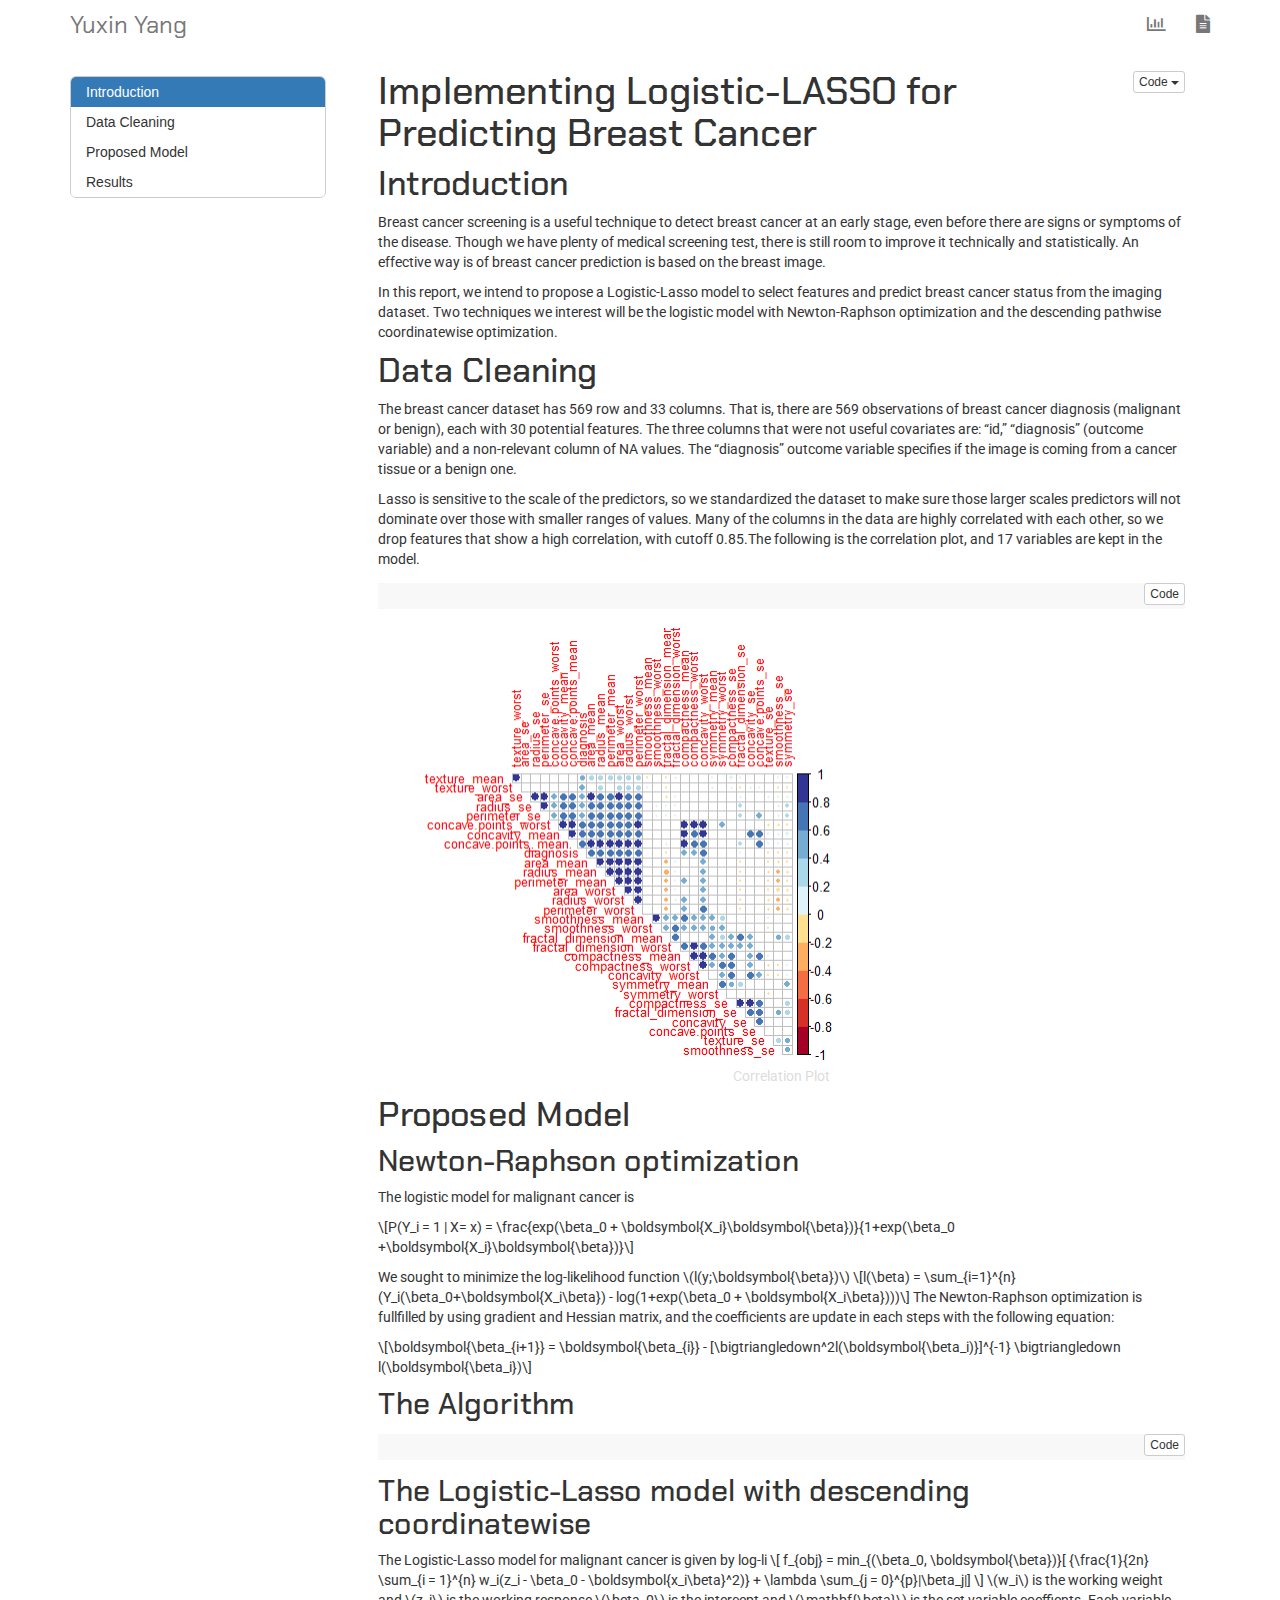
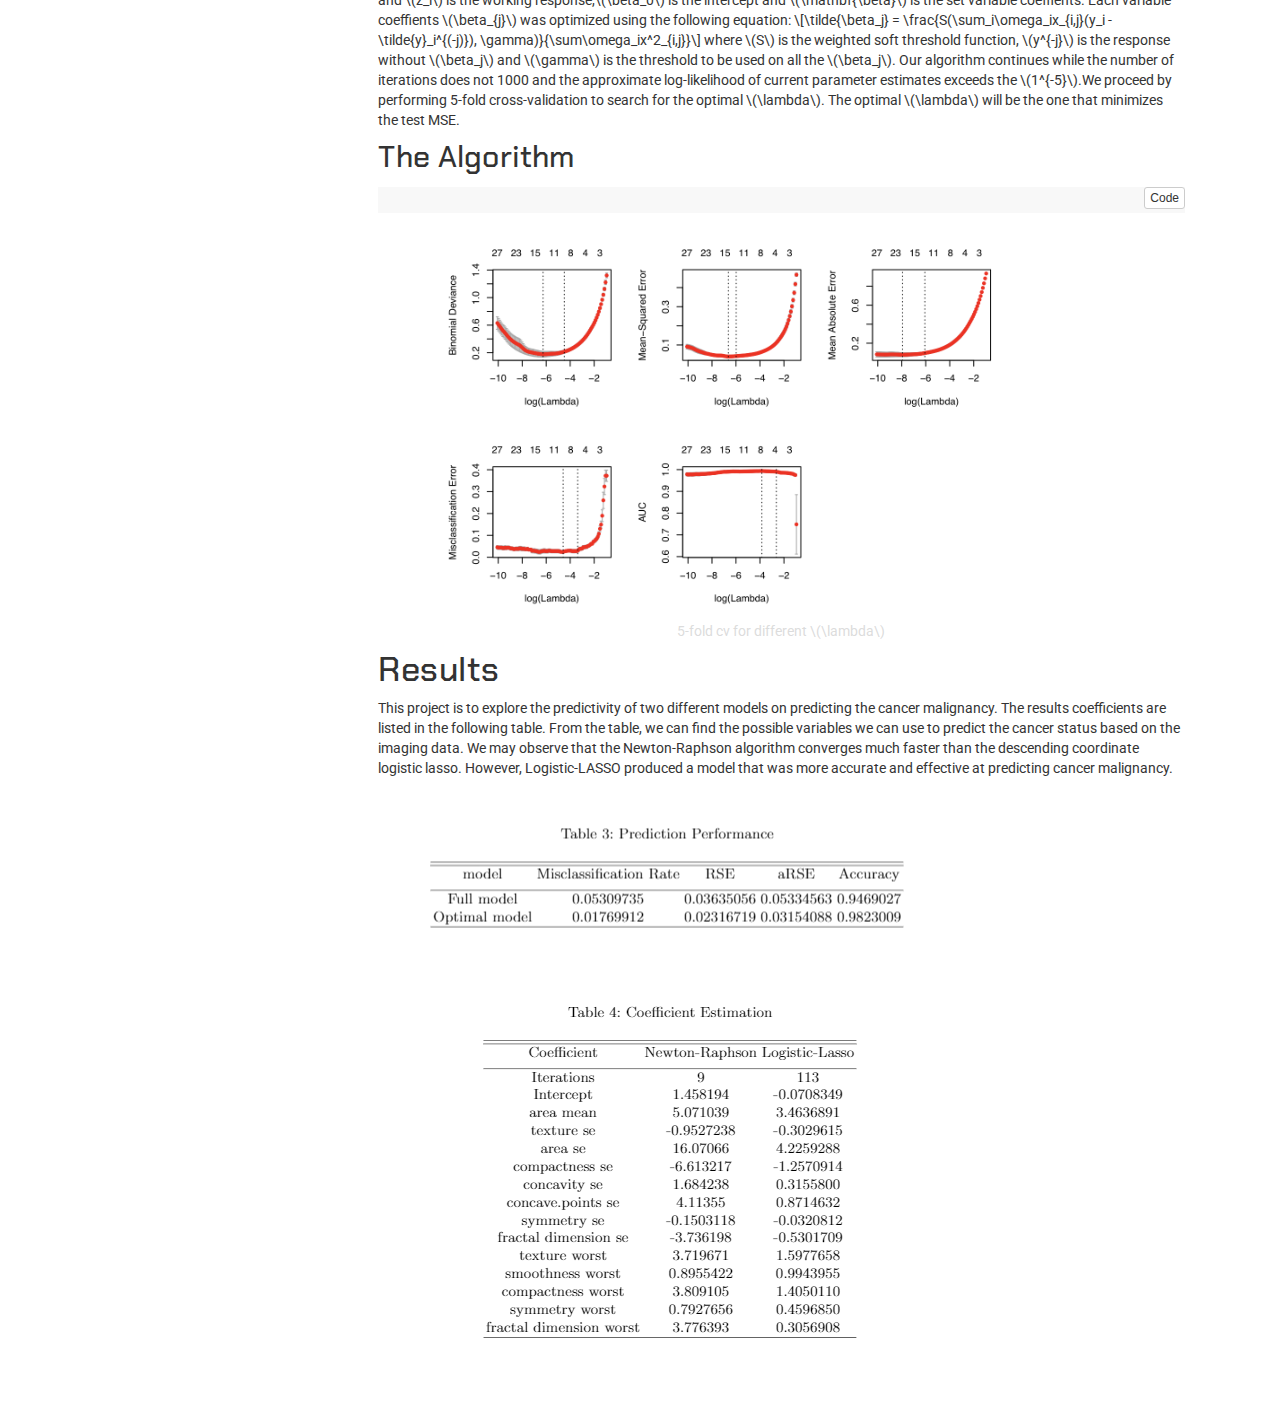
<file: logistic-lasso-for-breast-cancer.html>
<!DOCTYPE html>

<html xmlns="http://www.w3.org/1999/xhtml">

<head>

<meta charset="utf-8" />
<meta http-equiv="Content-Type" content="text/html; charset=utf-8" />
<meta name="generator" content="pandoc" />




<title>Implementing Logistic-LASSO for Predicting Breast Cancer</title>

<script src="site_libs/jquery-1.11.3/jquery.min.js"></script>
<meta name="viewport" content="width=device-width, initial-scale=1" />
<link href="site_libs/bootstrap-3.3.5/css/bootstrap.min.css" rel="stylesheet" />
<script src="site_libs/bootstrap-3.3.5/js/bootstrap.min.js"></script>
<script src="site_libs/bootstrap-3.3.5/shim/html5shiv.min.js"></script>
<script src="site_libs/bootstrap-3.3.5/shim/respond.min.js"></script>
<script src="site_libs/jqueryui-1.11.4/jquery-ui.min.js"></script>
<link href="site_libs/tocify-1.9.1/jquery.tocify.css" rel="stylesheet" />
<script src="site_libs/tocify-1.9.1/jquery.tocify.js"></script>
<script src="site_libs/navigation-1.1/tabsets.js"></script>
<script src="site_libs/navigation-1.1/codefolding.js"></script>
<link href="site_libs/font-awesome-5.1.0/css/all.css" rel="stylesheet" />
<link href="site_libs/font-awesome-5.1.0/css/v4-shims.css" rel="stylesheet" />


<style type="text/css">code{white-space: pre;}</style>
<style type="text/css" data-origin="pandoc">
a.sourceLine { display: inline-block; line-height: 1.25; }
a.sourceLine { pointer-events: none; color: inherit; text-decoration: inherit; }
a.sourceLine:empty { height: 1.2em; }
.sourceCode { overflow: visible; }
code.sourceCode { white-space: pre; position: relative; }
div.sourceCode { margin: 1em 0; }
pre.sourceCode { margin: 0; }
@media screen {
div.sourceCode { overflow: auto; }
}
@media print {
code.sourceCode { white-space: pre-wrap; }
a.sourceLine { text-indent: -1em; padding-left: 1em; }
}
pre.numberSource a.sourceLine
  { position: relative; left: -4em; }
pre.numberSource a.sourceLine::before
  { content: attr(title);
    position: relative; left: -1em; text-align: right; vertical-align: baseline;
    border: none; pointer-events: all; display: inline-block;
    -webkit-touch-callout: none; -webkit-user-select: none;
    -khtml-user-select: none; -moz-user-select: none;
    -ms-user-select: none; user-select: none;
    padding: 0 4px; width: 4em;
    color: #aaaaaa;
  }
pre.numberSource { margin-left: 3em; border-left: 1px solid #aaaaaa;  padding-left: 4px; }
div.sourceCode
  { background-color: #f8f8f8; }
@media screen {
a.sourceLine::before { text-decoration: underline; }
}
code span.al { color: #ef2929; } /* Alert */
code span.an { color: #8f5902; font-weight: bold; font-style: italic; } /* Annotation */
code span.at { color: #c4a000; } /* Attribute */
code span.bn { color: #0000cf; } /* BaseN */
code span.cf { color: #204a87; font-weight: bold; } /* ControlFlow */
code span.ch { color: #4e9a06; } /* Char */
code span.cn { color: #000000; } /* Constant */
code span.co { color: #8f5902; font-style: italic; } /* Comment */
code span.cv { color: #8f5902; font-weight: bold; font-style: italic; } /* CommentVar */
code span.do { color: #8f5902; font-weight: bold; font-style: italic; } /* Documentation */
code span.dt { color: #204a87; } /* DataType */
code span.dv { color: #0000cf; } /* DecVal */
code span.er { color: #a40000; font-weight: bold; } /* Error */
code span.ex { } /* Extension */
code span.fl { color: #0000cf; } /* Float */
code span.fu { color: #000000; } /* Function */
code span.im { } /* Import */
code span.in { color: #8f5902; font-weight: bold; font-style: italic; } /* Information */
code span.kw { color: #204a87; font-weight: bold; } /* Keyword */
code span.op { color: #ce5c00; font-weight: bold; } /* Operator */
code span.ot { color: #8f5902; } /* Other */
code span.pp { color: #8f5902; font-style: italic; } /* Preprocessor */
code span.sc { color: #000000; } /* SpecialChar */
code span.ss { color: #4e9a06; } /* SpecialString */
code span.st { color: #4e9a06; } /* String */
code span.va { color: #000000; } /* Variable */
code span.vs { color: #4e9a06; } /* VerbatimString */
code span.wa { color: #8f5902; font-weight: bold; font-style: italic; } /* Warning */

.sourceCode .row {
  width: 100%;
}
.sourceCode {
  overflow-x: auto;
}
.code-folding-btn {
  margin-right: -30px;
}
</style>
<script>
// apply pandoc div.sourceCode style to pre.sourceCode instead
(function() {
  var sheets = document.styleSheets;
  for (var i = 0; i < sheets.length; i++) {
    if (sheets[i].ownerNode.dataset["origin"] !== "pandoc") continue;
    try { var rules = sheets[i].cssRules; } catch (e) { continue; }
    for (var j = 0; j < rules.length; j++) {
      var rule = rules[j];
      // check if there is a div.sourceCode rule
      if (rule.type !== rule.STYLE_RULE || rule.selectorText !== "div.sourceCode") continue;
      var style = rule.style.cssText;
      // check if color or background-color is set
      if (rule.style.color === '' || rule.style.backgroundColor === '') continue;
      // replace div.sourceCode by a pre.sourceCode rule
      sheets[i].deleteRule(j);
      sheets[i].insertRule('pre.sourceCode{' + style + '}', j);
    }
  }
})();
</script>
<style type="text/css">
  pre:not([class]) {
    background-color: white;
  }
</style>


<style type="text/css">
h1 {
  font-size: 34px;
}
h1.title {
  font-size: 38px;
}
h2 {
  font-size: 30px;
}
h3 {
  font-size: 24px;
}
h4 {
  font-size: 18px;
}
h5 {
  font-size: 16px;
}
h6 {
  font-size: 12px;
}
.table th:not([align]) {
  text-align: left;
}
</style>

<link rel="stylesheet" href="styles.css" type="text/css" />



<style type = "text/css">
.main-container {
  max-width: 940px;
  margin-left: auto;
  margin-right: auto;
}
code {
  color: inherit;
  background-color: rgba(0, 0, 0, 0.04);
}
img {
  max-width:100%;
  height: auto;
}
.tabbed-pane {
  padding-top: 12px;
}
.html-widget {
  margin-bottom: 20px;
}
button.code-folding-btn:focus {
  outline: none;
}
summary {
  display: list-item;
}
</style>


<style type="text/css">
/* padding for bootstrap navbar */
body {
  padding-top: 51px;
  padding-bottom: 40px;
}
/* offset scroll position for anchor links (for fixed navbar)  */
.section h1 {
  padding-top: 56px;
  margin-top: -56px;
}
.section h2 {
  padding-top: 56px;
  margin-top: -56px;
}
.section h3 {
  padding-top: 56px;
  margin-top: -56px;
}
.section h4 {
  padding-top: 56px;
  margin-top: -56px;
}
.section h5 {
  padding-top: 56px;
  margin-top: -56px;
}
.section h6 {
  padding-top: 56px;
  margin-top: -56px;
}
.dropdown-submenu {
  position: relative;
}
.dropdown-submenu>.dropdown-menu {
  top: 0;
  left: 100%;
  margin-top: -6px;
  margin-left: -1px;
  border-radius: 0 6px 6px 6px;
}
.dropdown-submenu:hover>.dropdown-menu {
  display: block;
}
.dropdown-submenu>a:after {
  display: block;
  content: " ";
  float: right;
  width: 0;
  height: 0;
  border-color: transparent;
  border-style: solid;
  border-width: 5px 0 5px 5px;
  border-left-color: #cccccc;
  margin-top: 5px;
  margin-right: -10px;
}
.dropdown-submenu:hover>a:after {
  border-left-color: #ffffff;
}
.dropdown-submenu.pull-left {
  float: none;
}
.dropdown-submenu.pull-left>.dropdown-menu {
  left: -100%;
  margin-left: 10px;
  border-radius: 6px 0 6px 6px;
}
</style>

<script>
// manage active state of menu based on current page
$(document).ready(function () {
  // active menu anchor
  href = window.location.pathname
  href = href.substr(href.lastIndexOf('/') + 1)
  if (href === "")
    href = "index.html";
  var menuAnchor = $('a[href="' + href + '"]');

  // mark it active
  menuAnchor.parent().addClass('active');

  // if it's got a parent navbar menu mark it active as well
  menuAnchor.closest('li.dropdown').addClass('active');
});
</script>

<!-- tabsets -->

<style type="text/css">
.tabset-dropdown > .nav-tabs {
  display: inline-table;
  max-height: 500px;
  min-height: 44px;
  overflow-y: auto;
  background: white;
  border: 1px solid #ddd;
  border-radius: 4px;
}

.tabset-dropdown > .nav-tabs > li.active:before {
  content: "";
  font-family: 'Glyphicons Halflings';
  display: inline-block;
  padding: 10px;
  border-right: 1px solid #ddd;
}

.tabset-dropdown > .nav-tabs.nav-tabs-open > li.active:before {
  content: "&#xe258;";
  border: none;
}

.tabset-dropdown > .nav-tabs.nav-tabs-open:before {
  content: "";
  font-family: 'Glyphicons Halflings';
  display: inline-block;
  padding: 10px;
  border-right: 1px solid #ddd;
}

.tabset-dropdown > .nav-tabs > li.active {
  display: block;
}

.tabset-dropdown > .nav-tabs > li > a,
.tabset-dropdown > .nav-tabs > li > a:focus,
.tabset-dropdown > .nav-tabs > li > a:hover {
  border: none;
  display: inline-block;
  border-radius: 4px;
}

.tabset-dropdown > .nav-tabs.nav-tabs-open > li {
  display: block;
  float: none;
}

.tabset-dropdown > .nav-tabs > li {
  display: none;
}
</style>

<script>
$(document).ready(function () {
  window.buildTabsets("TOC");
});

$(document).ready(function () {
  $('.tabset-dropdown > .nav-tabs > li').click(function () {
    $(this).parent().toggleClass('nav-tabs-open')
  });
});
</script>

<!-- code folding -->
<style type="text/css">
.code-folding-btn { margin-bottom: 4px; }
</style>
<script>
$(document).ready(function () {
  window.initializeCodeFolding("hide" === "show");
});
</script>



<script>
$(document).ready(function ()  {

    // move toc-ignore selectors from section div to header
    $('div.section.toc-ignore')
        .removeClass('toc-ignore')
        .children('h1,h2,h3,h4,h5').addClass('toc-ignore');

    // establish options
    var options = {
      selectors: "h1,h2,h3",
      theme: "bootstrap3",
      context: '.toc-content',
      hashGenerator: function (text) {
        return text.replace(/[.\\/?&!#<>]/g, '').replace(/\s/g, '_').toLowerCase();
      },
      ignoreSelector: ".toc-ignore",
      scrollTo: 0
    };
    options.showAndHide = true;
    options.smoothScroll = true;

    // tocify
    var toc = $("#TOC").tocify(options).data("toc-tocify");
});
</script>

<style type="text/css">

#TOC {
  margin: 25px 0px 20px 0px;
}
@media (max-width: 768px) {
#TOC {
  position: relative;
  width: 100%;
}
}


.toc-content {
  padding-left: 30px;
  padding-right: 40px;
}

div.main-container {
  max-width: 1200px;
}

div.tocify {
  width: 20%;
  max-width: 260px;
  max-height: 85%;
}

@media (min-width: 768px) and (max-width: 991px) {
  div.tocify {
    width: 25%;
  }
}

@media (max-width: 767px) {
  div.tocify {
    width: 100%;
    max-width: none;
  }
}

.tocify ul, .tocify li {
  line-height: 20px;
}

.tocify-subheader .tocify-item {
  font-size: 0.90em;
}

.tocify .list-group-item {
  border-radius: 0px;
}


</style>



</head>

<body>


<div class="container-fluid main-container">


<!-- setup 3col/9col grid for toc_float and main content  -->
<div class="row-fluid">
<div class="col-xs-12 col-sm-4 col-md-3">
<div id="TOC" class="tocify">
</div>
</div>

<div class="toc-content col-xs-12 col-sm-8 col-md-9">




<div class="navbar navbar-default  navbar-fixed-top" role="navigation">
  <div class="container">
    <div class="navbar-header">
      <button type="button" class="navbar-toggle collapsed" data-toggle="collapse" data-target="#navbar">
        <span class="icon-bar"></span>
        <span class="icon-bar"></span>
        <span class="icon-bar"></span>
      </button>
      <a class="navbar-brand" href="index.html">Yuxin Yang</a>
    </div>
    <div id="navbar" class="navbar-collapse collapse">
      <ul class="nav navbar-nav">
        
      </ul>
      <ul class="nav navbar-nav navbar-right">
        <li>
  <a href="about.html">
    <span class="fa fa-bar-chart fa-lg"></span>
     
  </a>
</li>
<li>
  <a href="resume.html">
    <span class="fa fa-file-alt fa-lg"></span>
     
  </a>
</li>
      </ul>
    </div><!--/.nav-collapse -->
  </div><!--/.container -->
</div><!--/.navbar -->

<div class="fluid-row" id="header">

<div class="btn-group pull-right">
<button type="button" class="btn btn-default btn-xs dropdown-toggle" data-toggle="dropdown" aria-haspopup="true" aria-expanded="false"><span>Code</span> <span class="caret"></span></button>
<ul class="dropdown-menu" style="min-width: 50px;">
<li><a id="rmd-show-all-code" href="#">Show All Code</a></li>
<li><a id="rmd-hide-all-code" href="#">Hide All Code</a></li>
</ul>
</div>



<h1 class="title toc-ignore">Implementing Logistic-LASSO for Predicting Breast Cancer</h1>

</div>


<div id="introduction" class="section level1">
<h1>Introduction</h1>
<p>Breast cancer screening is a useful technique to detect breast cancer at an early stage, even before there are signs or symptoms of the disease. Though we have plenty of medical screening test, there is still room to improve it technically and statistically. An effective way is of breast cancer prediction is based on the breast image.</p>
<p>In this report, we intend to propose a Logistic-Lasso model to select features and predict breast cancer status from the imaging dataset. Two techniques we interest will be the logistic model with Newton-Raphson optimization and the descending pathwise coordinatewise optimization.</p>
</div>
<div id="data-cleaning" class="section level1">
<h1>Data Cleaning</h1>
<p>The breast cancer dataset has 569 row and 33 columns. That is, there are 569 observations of breast cancer diagnosis (malignant or benign), each with 30 potential features. The three columns that were not useful covariates are: “id,” “diagnosis” (outcome variable) and a non-relevant column of NA values. The “diagnosis” outcome variable specifies if the image is coming from a cancer tissue or a benign one.</p>
<p>Lasso is sensitive to the scale of the predictors, so we standardized the dataset to make sure those larger scales predictors will not dominate over those with smaller ranges of values. Many of the columns in the data are highly correlated with each other, so we drop features that show a high correlation, with cutoff 0.85.The following is the correlation plot, and 17 variables are kept in the model.</p>
<div class="sourceCode" id="cb1"><pre class="sourceCode r"><code class="sourceCode r"><a class="sourceLine" id="cb1-1" title="1"><span class="kw">require</span>(knitr)</a>
<a class="sourceLine" id="cb1-2" title="2"><span class="kw">require</span>(survival)</a>
<a class="sourceLine" id="cb1-3" title="3"><span class="kw">require</span>(quantreg)</a>
<a class="sourceLine" id="cb1-4" title="4"><span class="kw">require</span>(glmnet)</a>
<a class="sourceLine" id="cb1-5" title="5"><span class="kw">require</span>(MASS)</a>
<a class="sourceLine" id="cb1-6" title="6"><span class="kw">require</span>(pROC)</a>
<a class="sourceLine" id="cb1-7" title="7"><span class="kw">require</span>(readr)</a>
<a class="sourceLine" id="cb1-8" title="8"><span class="kw">require</span>(GGally)</a>
<a class="sourceLine" id="cb1-9" title="9"><span class="kw">library</span>(corrplot)</a>
<a class="sourceLine" id="cb1-10" title="10"><span class="kw">require</span>(magrittr)</a>
<a class="sourceLine" id="cb1-11" title="11"><span class="kw">require</span>(dplyr)</a>
<a class="sourceLine" id="cb1-12" title="12"><span class="kw">require</span>(purrr)</a>
<a class="sourceLine" id="cb1-13" title="13"><span class="kw">require</span>(matrixcalc)</a>
<a class="sourceLine" id="cb1-14" title="14"><span class="kw">library</span>(RColorBrewer)</a>
<a class="sourceLine" id="cb1-15" title="15"><span class="kw">library</span>(tidyverse)</a>
<a class="sourceLine" id="cb1-16" title="16"><span class="kw">library</span>(modelr)</a>
<a class="sourceLine" id="cb1-17" title="17"><span class="kw">library</span>(caret)</a>
<a class="sourceLine" id="cb1-18" title="18"><span class="kw">set.seed</span>(<span class="dv">2019</span>)</a>
<a class="sourceLine" id="cb1-19" title="19"></a>
<a class="sourceLine" id="cb1-20" title="20"><span class="co"># Data preparation</span></a>
<a class="sourceLine" id="cb1-21" title="21">dat.original &lt;-<span class="st"> </span><span class="kw">read_csv</span>(<span class="st">&quot;breastcancer.csv&quot;</span>)</a>
<a class="sourceLine" id="cb1-22" title="22">dat &lt;-<span class="st"> </span>dat.original <span class="op">%&gt;%</span><span class="st"> </span></a>
<a class="sourceLine" id="cb1-23" title="23"><span class="st">  </span><span class="kw">select</span>(<span class="op">-</span><span class="kw">c</span>(id,X33))</a>
<a class="sourceLine" id="cb1-24" title="24"></a>
<a class="sourceLine" id="cb1-25" title="25">dat<span class="op">$</span>diagnosis &lt;-<span class="st"> </span><span class="kw">ifelse</span>(dat<span class="op">$</span>diagnosis <span class="op">==</span><span class="st"> &quot;M&quot;</span>, <span class="dv">1</span>, <span class="dv">0</span>)</a>
<a class="sourceLine" id="cb1-26" title="26"></a>
<a class="sourceLine" id="cb1-27" title="27"><span class="co"># Normalization</span></a>
<a class="sourceLine" id="cb1-28" title="28">normalize &lt;-<span class="st"> </span><span class="cf">function</span>(x) {</a>
<a class="sourceLine" id="cb1-29" title="29">  <span class="kw">return</span>((x <span class="op">-</span><span class="st"> </span><span class="kw">mean</span>(x)) <span class="op">/</span><span class="st"> </span><span class="kw">sd</span>(x))</a>
<a class="sourceLine" id="cb1-30" title="30">}</a>
<a class="sourceLine" id="cb1-31" title="31"></a>
<a class="sourceLine" id="cb1-32" title="32"><span class="co"># normalize all features</span></a>
<a class="sourceLine" id="cb1-33" title="33">dat.norm &lt;-<span class="st"> </span><span class="kw">as.data.frame</span>(<span class="kw">lapply</span>(dat[,<span class="dv">2</span><span class="op">:</span><span class="dv">31</span>], normalize))</a>
<a class="sourceLine" id="cb1-34" title="34">dat.norm &lt;-<span class="st"> </span><span class="kw">cbind</span>(dat<span class="op">$</span>diagnosis, dat.norm)</a>
<a class="sourceLine" id="cb1-35" title="35"><span class="kw">names</span>(dat.norm)[<span class="dv">1</span>] &lt;-<span class="st"> &quot;diagnosis&quot;</span></a>
<a class="sourceLine" id="cb1-36" title="36"></a>
<a class="sourceLine" id="cb1-37" title="37"><span class="co"># Removing columns that have high multicollinearity with others</span></a>
<a class="sourceLine" id="cb1-38" title="38"></a>
<a class="sourceLine" id="cb1-39" title="39">corr &lt;-<span class="st"> </span><span class="kw">cor</span>(dat.norm) </a>
<a class="sourceLine" id="cb1-40" title="40">highCorr &lt;-<span class="st"> </span><span class="kw">findCorrelation</span>(corr, <span class="dt">cutoff =</span> <span class="fl">0.85</span>, <span class="dt">exact =</span> <span class="ot">TRUE</span>) </a>
<a class="sourceLine" id="cb1-41" title="41">highCorr.names &lt;-<span class="st"> </span><span class="kw">findCorrelation</span>(corr, <span class="dt">cutoff =</span> <span class="fl">0.85</span>, <span class="dt">exact =</span> <span class="ot">TRUE</span>,  <span class="dt">names =</span> <span class="ot">TRUE</span>) </a>
<a class="sourceLine" id="cb1-42" title="42">dat.norm.use &lt;-<span class="st"> </span>dat.norm[,<span class="op">-</span><span class="kw">c</span>(highCorr)]</a>
<a class="sourceLine" id="cb1-43" title="43">p.mat &lt;-<span class="st"> </span><span class="kw">cor.mtest</span>(corr)<span class="op">$</span>p </a>
<a class="sourceLine" id="cb1-44" title="44"><span class="kw">corrplot</span>(corr, <span class="dt">method=</span><span class="st">&quot;circle&quot;</span>, </a>
<a class="sourceLine" id="cb1-45" title="45">         <span class="dt">order =</span> <span class="st">&quot;hclust&quot;</span>, </a>
<a class="sourceLine" id="cb1-46" title="46">         <span class="dt">type =</span> <span class="st">&quot;upper&quot;</span>,</a>
<a class="sourceLine" id="cb1-47" title="47">         <span class="dt">p.mat =</span> p.mat, </a>
<a class="sourceLine" id="cb1-48" title="48">         <span class="dt">sig.level =</span> <span class="fl">0.05</span>, </a>
<a class="sourceLine" id="cb1-49" title="49">         <span class="dt">insig =</span> <span class="st">&quot;blank&quot;</span>,</a>
<a class="sourceLine" id="cb1-50" title="50">         <span class="dt">diag =</span> <span class="ot">FALSE</span>,</a>
<a class="sourceLine" id="cb1-51" title="51">         <span class="dt">tl.cex =</span> <span class="fl">0.8</span>,</a>
<a class="sourceLine" id="cb1-52" title="52">         <span class="dt">col =</span> <span class="kw">brewer.pal</span>(<span class="dt">n =</span> <span class="dv">10</span>, <span class="dt">name =</span> <span class="st">&quot;RdYlBu&quot;</span>))</a></code></pre></div>
<div class="figure">
<img src="pic/corr_plot.png" alt="Correlation Plot" />
<p class="caption">Correlation Plot</p>
</div>
</div>
<div id="proposed-model" class="section level1">
<h1>Proposed Model</h1>
<div id="newton-raphson-optimization" class="section level2">
<h2>Newton-Raphson optimization</h2>
<p>The logistic model for malignant cancer is</p>
<p><span class="math display">\[P(Y_i = 1 | X= x) = \frac{exp(\beta_0 + \boldsymbol{X_i}\boldsymbol{\beta})}{1+exp(\beta_0 +\boldsymbol{X_i}\boldsymbol{\beta})}\]</span></p>
<p>We sought to minimize the log-likelihood function <span class="math inline">\(l(y;\boldsymbol{\beta})\)</span> <span class="math display">\[l(\beta) = \sum_{i=1}^{n}(Y_i(\beta_0+\boldsymbol{X_i\beta}) - log(1+exp(\beta_0 + \boldsymbol{X_i\beta})))\]</span> The Newton-Raphson optimization is fullfilled by using gradient and Hessian matrix, and the coefficients are update in each steps with the following equation:</p>
<p><span class="math display">\[\boldsymbol{\beta_{i+1}} = \boldsymbol{\beta_{i}} - [\bigtriangledown^2l(\boldsymbol{\beta_i)}]^{-1} \bigtriangledown l(\boldsymbol{\beta_i})\]</span></p>
</div>
<div id="the-algorithm" class="section level2">
<h2>The Algorithm</h2>
<div class="sourceCode" id="cb2"><pre class="sourceCode r"><code class="sourceCode r"><a class="sourceLine" id="cb2-1" title="1"><span class="co">##hessian matrix</span></a>
<a class="sourceLine" id="cb2-2" title="2">hess &lt;-<span class="st"> </span><span class="cf">function</span>(x, p){</a>
<a class="sourceLine" id="cb2-3" title="3">  hess =<span class="st"> </span><span class="kw">matrix</span>(<span class="dv">0</span>, <span class="kw">ncol</span>(x), <span class="kw">ncol</span>(x))</a>
<a class="sourceLine" id="cb2-4" title="4">  <span class="cf">for</span> (i <span class="cf">in</span> <span class="dv">1</span><span class="op">:</span><span class="kw">nrow</span>(x)){</a>
<a class="sourceLine" id="cb2-5" title="5">    a &lt;-<span class="st"> </span>x[i,] <span class="op">%*%</span><span class="st"> </span><span class="kw">t</span>(x[i,]) <span class="op">*</span><span class="st"> </span>p[i] <span class="op">*</span>(<span class="dv">1</span> <span class="op">-</span><span class="st"> </span>p[i])</a>
<a class="sourceLine" id="cb2-6" title="6">    hess &lt;-<span class="st"> </span>hess <span class="op">+</span>a</a>
<a class="sourceLine" id="cb2-7" title="7">  }</a>
<a class="sourceLine" id="cb2-8" title="8">  <span class="kw">return</span>(<span class="op">-</span>hess)</a>
<a class="sourceLine" id="cb2-9" title="9">}</a>
<a class="sourceLine" id="cb2-10" title="10"><span class="co">##logistic model</span></a>
<a class="sourceLine" id="cb2-11" title="11">logisticstuff &lt;-<span class="st"> </span><span class="cf">function</span>(x,y, betavec){</a>
<a class="sourceLine" id="cb2-12" title="12">  u &lt;-<span class="st"> </span>x <span class="op">%*%</span><span class="st"> </span>betavec</a>
<a class="sourceLine" id="cb2-13" title="13">  expu &lt;-<span class="st"> </span><span class="kw">exp</span>(u)</a>
<a class="sourceLine" id="cb2-14" title="14">  <span class="co">## create loglike for large p</span></a>
<a class="sourceLine" id="cb2-15" title="15">  loglik &lt;-<span class="st"> </span><span class="kw">vector</span>(<span class="kw">nrow</span>(x), <span class="dt">mode =</span> <span class="st">&quot;numeric&quot;</span>)</a>
<a class="sourceLine" id="cb2-16" title="16">  <span class="cf">for</span>(i <span class="cf">in</span> <span class="dv">1</span><span class="op">:</span><span class="kw">nrow</span>(x))</a>
<a class="sourceLine" id="cb2-17" title="17">    loglik[i] &lt;-<span class="st"> </span>y[i]<span class="op">*</span>u[i] <span class="op">-</span><span class="st"> </span><span class="kw">log</span>(<span class="dv">1</span><span class="op">+</span>expu[i])</a>
<a class="sourceLine" id="cb2-18" title="18">  <span class="co">## log-likelihood at betavec</span></a>
<a class="sourceLine" id="cb2-19" title="19">  loglik &lt;-<span class="st"> </span><span class="kw">sum</span>(loglik)</a>
<a class="sourceLine" id="cb2-20" title="20">  p &lt;-<span class="st"> </span>expu <span class="op">/</span><span class="st"> </span>(<span class="dv">1</span><span class="op">+</span>expu)</a>
<a class="sourceLine" id="cb2-21" title="21">  <span class="co">## P(Y_i = 1 | x_i)</span></a>
<a class="sourceLine" id="cb2-22" title="22">  grad &lt;-<span class="st"> </span><span class="kw">vector</span>(<span class="kw">length</span>(betavec), <span class="dt">mode =</span> <span class="st">&quot;numeric&quot;</span>)</a>
<a class="sourceLine" id="cb2-23" title="23">  <span class="co">## gradient at betavec</span></a>
<a class="sourceLine" id="cb2-24" title="24">  <span class="cf">for</span>(i <span class="cf">in</span> <span class="dv">1</span><span class="op">:</span><span class="dv">18</span>)</a>
<a class="sourceLine" id="cb2-25" title="25">    grad[i] &lt;-<span class="st"> </span><span class="kw">sum</span>(<span class="kw">t</span>(x[,i]) <span class="op">%*%</span><span class="st"> </span>(y <span class="op">-</span><span class="st"> </span>p))</a>
<a class="sourceLine" id="cb2-26" title="26">  <span class="co">## function for hess due to large p value</span></a>
<a class="sourceLine" id="cb2-27" title="27">  Hess &lt;-<span class="st"> </span><span class="kw">hess</span>(x , p)</a>
<a class="sourceLine" id="cb2-28" title="28">  <span class="kw">return</span>(<span class="kw">list</span>(<span class="dt">loglik =</span> loglik, <span class="dt">grad =</span> grad, <span class="dt">Hess =</span> Hess))</a>
<a class="sourceLine" id="cb2-29" title="29">}</a>
<a class="sourceLine" id="cb2-30" title="30"></a>
<a class="sourceLine" id="cb2-31" title="31">NewtonRaphson &lt;-<span class="st"> </span><span class="cf">function</span>(x, y, func, start, <span class="dt">maxiter =</span> <span class="dv">15</span>, <span class="dt">tol =</span> <span class="fl">1e-5</span>) {</a>
<a class="sourceLine" id="cb2-32" title="32">  i &lt;-<span class="st"> </span><span class="dv">0</span></a>
<a class="sourceLine" id="cb2-33" title="33">  cur &lt;-<span class="st"> </span>start</a>
<a class="sourceLine" id="cb2-34" title="34">  stuff&lt;-<span class="st"> </span><span class="kw">func</span>(x,y, cur)</a>
<a class="sourceLine" id="cb2-35" title="35">  res &lt;-<span class="st"> </span><span class="kw">c</span>(<span class="dv">0</span>, cur)</a>
<a class="sourceLine" id="cb2-36" title="36">  prevloglik &lt;-<span class="st"> </span><span class="op">-</span><span class="ot">Inf</span></a>
<a class="sourceLine" id="cb2-37" title="37">  <span class="cf">while</span>(i <span class="op">&lt;</span><span class="st"> </span>maxiter <span class="op">&amp;&amp;</span><span class="st"> </span><span class="kw">abs</span>(stuff<span class="op">$</span>loglik <span class="op">-</span><span class="st"> </span>prevloglik) <span class="op">&gt;</span><span class="st"> </span>tol){</a>
<a class="sourceLine" id="cb2-38" title="38">    i &lt;-<span class="st"> </span>i<span class="op">+</span><span class="dv">1</span></a>
<a class="sourceLine" id="cb2-39" title="39">    prevloglik &lt;-<span class="st"> </span>stuff<span class="op">$</span>loglik</a>
<a class="sourceLine" id="cb2-40" title="40">    prev &lt;-<span class="st"> </span>cur</a>
<a class="sourceLine" id="cb2-41" title="41">    cur &lt;-<span class="st"> </span>prev <span class="op">-</span><span class="st"> </span><span class="kw">solve</span>(stuff<span class="op">$</span>Hess) <span class="op">%*%</span><span class="st"> </span>stuff<span class="op">$</span>grad</a>
<a class="sourceLine" id="cb2-42" title="42">    stuff &lt;-<span class="st"> </span><span class="kw">func</span>(x,y, cur)</a>
<a class="sourceLine" id="cb2-43" title="43">    res &lt;-<span class="st"> </span><span class="kw">rbind</span>(res,<span class="kw">c</span>(i,cur))</a>
<a class="sourceLine" id="cb2-44" title="44">  }</a>
<a class="sourceLine" id="cb2-45" title="45">  <span class="kw">return</span>(res)</a>
<a class="sourceLine" id="cb2-46" title="46">}</a></code></pre></div>
</div>
<div id="the-logistic-lasso-model-with-descending-coordinatewise" class="section level2">
<h2>The Logistic-Lasso model with descending coordinatewise</h2>
<p>The Logistic-Lasso model for malignant cancer is given by log-li <span class="math display">\[ f_{obj} =  min_{(\beta_0, \boldsymbol{\beta})}[ {\frac{1}{2n} \sum_{i = 1}^{n} w_i(z_i - \beta_0 - \boldsymbol{x_i\beta}^2)} + \lambda \sum_{j = 0}^{p}|\beta_j|] \]</span> <span class="math inline">\(w_i\)</span> is the working weight and <span class="math inline">\(z_i\)</span> is the working response,<span class="math inline">\(\beta_0\)</span> is the intercept and <span class="math inline">\(\mathbf{\beta}\)</span> is the set variable coeffients. Each variable coeffients <span class="math inline">\(\beta_{j}\)</span> was optimized using the following equation: <span class="math display">\[\tilde{\beta_j} = \frac{S(\sum_i\omega_ix_{i,j}(y_i - \tilde{y}_i^{(-j)}), \gamma)}{\sum\omega_ix^2_{i,j}}\]</span> where <span class="math inline">\(S\)</span> is the weighted soft threshold function, <span class="math inline">\(y^{-j}\)</span> is the response without <span class="math inline">\(\beta_j\)</span> and <span class="math inline">\(\gamma\)</span> is the threshold to be used on all the <span class="math inline">\(\beta_j\)</span>. Our algorithm continues while the number of iterations does not 1000 and the approximate log-likelihood of current parameter estimates exceeds the <span class="math inline">\(1^{-5}\)</span>.We proceed by performing 5-fold cross-validation to search for the optimal <span class="math inline">\(\lambda\)</span>. The optimal <span class="math inline">\(\lambda\)</span> will be the one that minimizes the test MSE.</p>
</div>
<div id="the-algorithm-1" class="section level2">
<h2>The Algorithm</h2>
<div class="sourceCode" id="cb3"><pre class="sourceCode r"><code class="sourceCode r"><a class="sourceLine" id="cb3-1" title="1"><span class="co"># x: variables matrix (does not include vector of 1&#39;s for intercept)</span></a>
<a class="sourceLine" id="cb3-2" title="2"><span class="co"># y: binary response variable (malignant vs. benign)</span></a>
<a class="sourceLine" id="cb3-3" title="3"><span class="co"># beta: starting values of beta parameters</span></a>
<a class="sourceLine" id="cb3-4" title="4"><span class="co"># lambda: penalty on l1 regularization</span></a>
<a class="sourceLine" id="cb3-5" title="5"></a>
<a class="sourceLine" id="cb3-6" title="6">func.logLasso.cd &lt;-<span class="st"> </span><span class="cf">function</span>(x, y, beta, lambda, <span class="dt">tol =</span> <span class="fl">10e-6</span>, <span class="dt">maxiter =</span> <span class="dv">1000</span>){</a>
<a class="sourceLine" id="cb3-7" title="7">  </a>
<a class="sourceLine" id="cb3-8" title="8">  <span class="co"># Initialize parameters</span></a>
<a class="sourceLine" id="cb3-9" title="9">  beta0 &lt;-<span class="st"> </span><span class="dv">1</span><span class="op">/</span><span class="kw">length</span>(y) <span class="op">*</span><span class="st"> </span><span class="kw">sum</span>(y <span class="op">-</span><span class="st"> </span>x <span class="op">%*%</span><span class="st"> </span>beta)</a>
<a class="sourceLine" id="cb3-10" title="10">  </a>
<a class="sourceLine" id="cb3-11" title="11">  cur.p &lt;-<span class="st"> </span><span class="kw">func.cur.p</span>(<span class="dt">beta0 =</span> beta0, <span class="dt">beta =</span> beta, <span class="dt">x =</span> x) </a>
<a class="sourceLine" id="cb3-12" title="12">  cur.w &lt;-<span class="st"> </span><span class="kw">func.weights</span>(<span class="dt">p =</span> cur.p<span class="op">$</span>p)</a>
<a class="sourceLine" id="cb3-13" title="13">  cur.z &lt;-<span class="st"> </span><span class="kw">func.resp</span>(<span class="dt">u =</span> cur.p<span class="op">$</span>u,</a>
<a class="sourceLine" id="cb3-14" title="14">                       <span class="dt">y =</span> y,</a>
<a class="sourceLine" id="cb3-15" title="15">                       <span class="dt">p =</span> cur.p<span class="op">$</span>p)</a>
<a class="sourceLine" id="cb3-16" title="16">  </a>
<a class="sourceLine" id="cb3-17" title="17">  <span class="co"># Quadratic approx. of loglik at starting beta values</span></a>
<a class="sourceLine" id="cb3-18" title="18">  l_Q &lt;-<span class="st"> </span><span class="kw">func.obj</span>(<span class="dt">u =</span> cur.p<span class="op">$</span>u, </a>
<a class="sourceLine" id="cb3-19" title="19">                    <span class="dt">x =</span> x,</a>
<a class="sourceLine" id="cb3-20" title="20">                    <span class="dt">w =</span> cur.w,</a>
<a class="sourceLine" id="cb3-21" title="21">                    <span class="dt">z =</span> cur.z,</a>
<a class="sourceLine" id="cb3-22" title="22">                    <span class="dt">lambda =</span> lambda,</a>
<a class="sourceLine" id="cb3-23" title="23">                    <span class="dt">beta =</span> beta)</a>
<a class="sourceLine" id="cb3-24" title="24">  i &lt;-<span class="st"> </span><span class="dv">0</span> </a>
<a class="sourceLine" id="cb3-25" title="25">  track.param &lt;-<span class="st"> </span><span class="kw">c</span>(<span class="dt">iter =</span> <span class="dv">0</span>, l_Q, beta0,beta)</a>
<a class="sourceLine" id="cb3-26" title="26">  </a>
<a class="sourceLine" id="cb3-27" title="27">  <span class="co"># Updating parameters </span></a>
<a class="sourceLine" id="cb3-28" title="28">  <span class="cf">while</span> (i <span class="op">&lt;</span><span class="st"> </span>maxiter <span class="op">&amp;&amp;</span><span class="st"> </span>l_Q <span class="op">&gt;</span><span class="st"> </span>tol) {</a>
<a class="sourceLine" id="cb3-29" title="29">    </a>
<a class="sourceLine" id="cb3-30" title="30">    i =<span class="st"> </span>i <span class="op">+</span><span class="st"> </span><span class="dv">1</span></a>
<a class="sourceLine" id="cb3-31" title="31">    </a>
<a class="sourceLine" id="cb3-32" title="32">    <span class="cf">for</span> (j <span class="cf">in</span> <span class="dv">1</span><span class="op">:</span><span class="kw">length</span>(beta)) {</a>
<a class="sourceLine" id="cb3-33" title="33">    </a>
<a class="sourceLine" id="cb3-34" title="34">      <span class="co"># Run coordinate descent algorithm on penalized weighted-LS to update betas</span></a>
<a class="sourceLine" id="cb3-35" title="35">      r &lt;-<span class="st"> </span>y <span class="op">-</span><span class="st"> </span>(x <span class="op">%*%</span><span class="st"> </span>beta) <span class="co"># current residual</span></a>
<a class="sourceLine" id="cb3-36" title="36">      y.diff &lt;-<span class="st"> </span>r <span class="op">+</span><span class="st"> </span>(x[,j] <span class="op">*</span><span class="st"> </span>beta[j])</a>
<a class="sourceLine" id="cb3-37" title="37">      weighted.beta &lt;-<span class="st"> </span><span class="kw">sum</span>(cur.w <span class="op">*</span><span class="st"> </span>x[,j] <span class="op">*</span><span class="st"> </span>y.diff)</a>
<a class="sourceLine" id="cb3-38" title="38">      <span class="co"># update betas</span></a>
<a class="sourceLine" id="cb3-39" title="39">      beta[j] &lt;-<span class="st"> </span><span class="kw">func.soft</span>(<span class="dt">beta =</span> weighted.beta, <span class="dt">gamma =</span> lambda)<span class="op">/</span><span class="st"> </span><span class="kw">sum</span>(cur.w <span class="op">*</span><span class="st"> </span>x[,j]<span class="op">^</span><span class="dv">2</span>)</a>
<a class="sourceLine" id="cb3-40" title="40">    }</a>
<a class="sourceLine" id="cb3-41" title="41">    </a>
<a class="sourceLine" id="cb3-42" title="42">    track.param &lt;-<span class="st"> </span><span class="kw">rbind</span>(track.param, <span class="kw">c</span>(<span class="dt">iter =</span> i, l_Q, beta0, beta))</a>
<a class="sourceLine" id="cb3-43" title="43">    </a>
<a class="sourceLine" id="cb3-44" title="44">    <span class="co"># Update quadratic approx. of loglik using updated parameters</span></a>
<a class="sourceLine" id="cb3-45" title="45">    beta0 &lt;-<span class="st"> </span><span class="kw">mean</span>(y) <span class="op">-</span><span class="st"> </span><span class="kw">sum</span>(<span class="kw">colMeans</span>(x) <span class="op">*</span><span class="st"> </span>beta)</a>
<a class="sourceLine" id="cb3-46" title="46">    cur.p &lt;-<span class="st"> </span><span class="kw">func.cur.p</span>(<span class="dt">beta0 =</span> beta0, <span class="dt">beta =</span> beta, <span class="dt">x =</span> x) </a>
<a class="sourceLine" id="cb3-47" title="47">    cur.w &lt;-<span class="st"> </span><span class="kw">func.weights</span>(<span class="dt">p =</span> cur.p<span class="op">$</span>p)</a>
<a class="sourceLine" id="cb3-48" title="48">    cur.z &lt;-<span class="st"> </span><span class="kw">func.resp</span>(<span class="dt">u =</span> cur.p<span class="op">$</span>u,</a>
<a class="sourceLine" id="cb3-49" title="49">                       <span class="dt">y =</span> y,</a>
<a class="sourceLine" id="cb3-50" title="50">                       <span class="dt">p =</span> cur.p<span class="op">$</span>p)</a>
<a class="sourceLine" id="cb3-51" title="51">    l_Q &lt;-<span class="st"> </span><span class="kw">func.obj</span>(<span class="dt">u =</span> cur.p<span class="op">$</span>u, </a>
<a class="sourceLine" id="cb3-52" title="52">                    <span class="dt">x =</span> X,</a>
<a class="sourceLine" id="cb3-53" title="53">                    <span class="dt">w =</span> cur.w,</a>
<a class="sourceLine" id="cb3-54" title="54">                    <span class="dt">z =</span> cur.z,</a>
<a class="sourceLine" id="cb3-55" title="55">                    <span class="dt">lambda =</span> lambda,</a>
<a class="sourceLine" id="cb3-56" title="56">                    <span class="dt">beta =</span> beta)</a>
<a class="sourceLine" id="cb3-57" title="57">    </a>
<a class="sourceLine" id="cb3-58" title="58">     </a>
<a class="sourceLine" id="cb3-59" title="59">  }</a>
<a class="sourceLine" id="cb3-60" title="60">  </a>
<a class="sourceLine" id="cb3-61" title="61">  track.param &lt;-<span class="st"> </span><span class="kw">as.data.frame</span>(track.param)</a>
<a class="sourceLine" id="cb3-62" title="62">  <span class="kw">names</span>(track.param) &lt;-<span class="st"> </span><span class="kw">c</span>(<span class="st">&quot;iter&quot;</span>, <span class="st">&quot;approx_loglik&quot;</span>, <span class="st">&quot;intercept&quot;</span>, <span class="kw">colnames</span>(X))</a>
<a class="sourceLine" id="cb3-63" title="63">  </a>
<a class="sourceLine" id="cb3-64" title="64">  final.coef &lt;-<span class="st"> </span><span class="kw">tail</span>(track.param[,<span class="op">-</span><span class="kw">c</span>(<span class="dv">1</span><span class="op">:</span><span class="dv">2</span>)], <span class="dv">1</span>)</a>
<a class="sourceLine" id="cb3-65" title="65">  <span class="kw">return</span>(final.coef)</a>
<a class="sourceLine" id="cb3-66" title="66">}</a>
<a class="sourceLine" id="cb3-67" title="67"></a>
<a class="sourceLine" id="cb3-68" title="68"><span class="co"># Try lambda = e^(1/2)</span></a>
<a class="sourceLine" id="cb3-69" title="69"><span class="co">#func.logLasso.cd(x = X, y = Y, beta = rep(0, ncol(X)), exp(.5))</span></a></code></pre></div>
<div class="figure">
<img src="pic/logistic_lambda.png" alt="5-fold cv for different \lambda" />
<p class="caption">5-fold cv for different <span class="math inline">\(\lambda\)</span></p>
</div>
</div>
</div>
<div id="results" class="section level1">
<h1>Results</h1>
<p>This project is to explore the predictivity of two different models on predicting the cancer malignancy. The results coefficients are listed in the following table. From the table, we can find the possible variables we can use to predict the cancer status based on the imaging data. We may observe that the Newton-Raphson algorithm converges much faster than the descending coordinate logistic lasso. However, Logistic-LASSO produced a model that was more accurate and effective at predicting cancer malignancy.</p>
<p><img src="pic/logistic_prediction.png" alt="Prediction Performance" /> <img src="pic/logistic_table.png" alt="Estimation Table" /></p>
</div>



</div>
</div>

</div>

<script>

// add bootstrap table styles to pandoc tables
function bootstrapStylePandocTables() {
  $('tr.header').parent('thead').parent('table').addClass('table table-condensed');
}
$(document).ready(function () {
  bootstrapStylePandocTables();
});


</script>

<!-- dynamically load mathjax for compatibility with self-contained -->
<script>
  (function () {
    var script = document.createElement("script");
    script.type = "text/javascript";
    script.src  = "https://mathjax.rstudio.com/latest/MathJax.js?config=TeX-AMS-MML_HTMLorMML";
    document.getElementsByTagName("head")[0].appendChild(script);
  })();
</script>

</body>
</html>
</file>
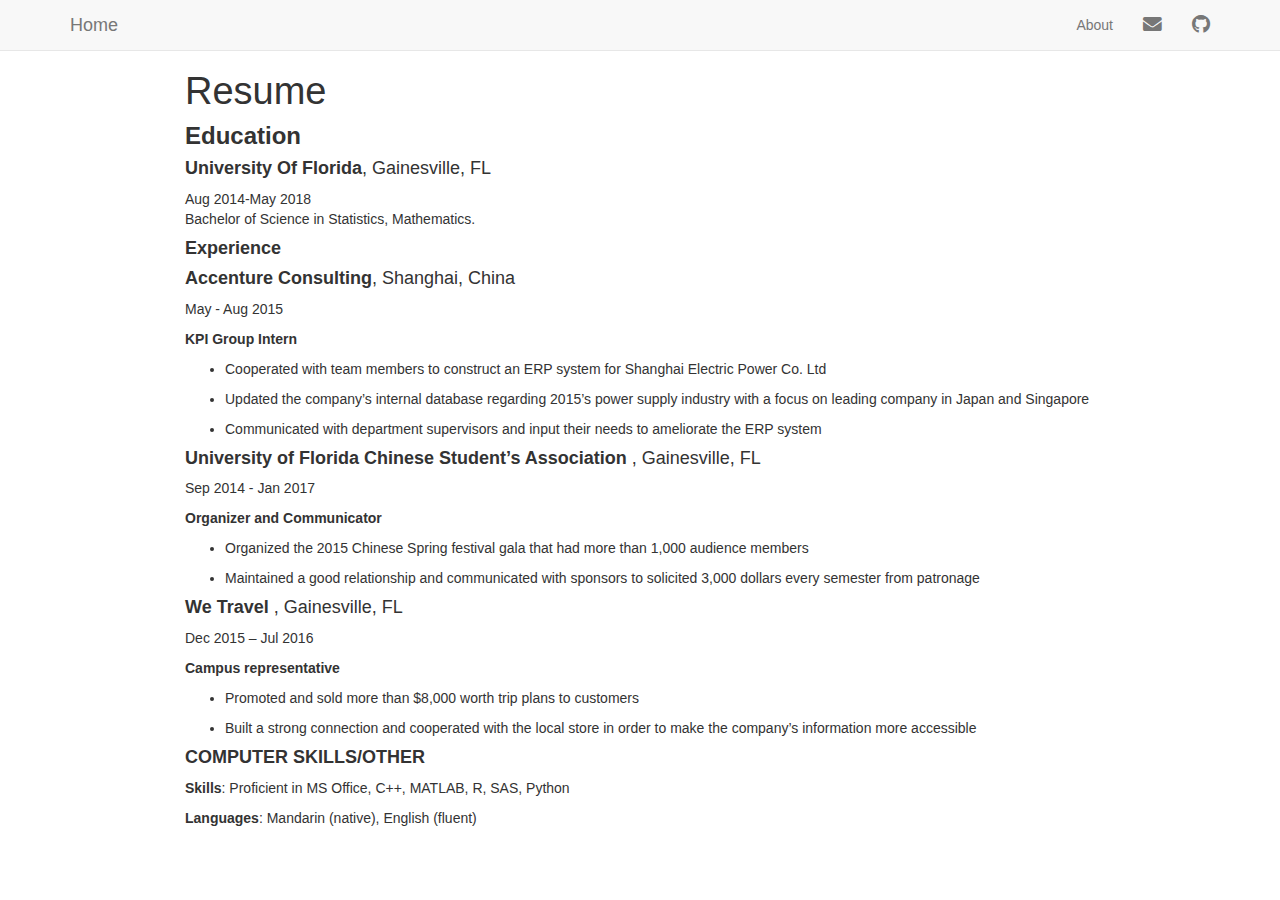
<file: resume.html>
<!DOCTYPE html>

<html xmlns="http://www.w3.org/1999/xhtml">

<head>

<meta charset="utf-8" />
<meta http-equiv="Content-Type" content="text/html; charset=utf-8" />
<meta name="generator" content="pandoc" />




<title>Resume</title>

<script src="site_libs/jquery-1.11.3/jquery.min.js"></script>
<meta name="viewport" content="width=device-width, initial-scale=1" />
<link href="site_libs/bootstrap-3.3.5/css/bootstrap.min.css" rel="stylesheet" />
<script src="site_libs/bootstrap-3.3.5/js/bootstrap.min.js"></script>
<script src="site_libs/bootstrap-3.3.5/shim/html5shiv.min.js"></script>
<script src="site_libs/bootstrap-3.3.5/shim/respond.min.js"></script>
<script src="site_libs/navigation-1.1/tabsets.js"></script>
<link href="site_libs/highlightjs-9.12.0/default.css" rel="stylesheet" />
<script src="site_libs/highlightjs-9.12.0/highlight.js"></script>
<link href="site_libs/font-awesome-5.1.0/css/all.css" rel="stylesheet" />
<link href="site_libs/font-awesome-5.1.0/css/v4-shims.css" rel="stylesheet" />

<style type="text/css">code{white-space: pre;}</style>
<style type="text/css">
  pre:not([class]) {
    background-color: white;
  }
</style>
<script type="text/javascript">
if (window.hljs) {
  hljs.configure({languages: []});
  hljs.initHighlightingOnLoad();
  if (document.readyState && document.readyState === "complete") {
    window.setTimeout(function() { hljs.initHighlighting(); }, 0);
  }
}
</script>



<style type="text/css">
h1 {
  font-size: 34px;
}
h1.title {
  font-size: 38px;
}
h2 {
  font-size: 30px;
}
h3 {
  font-size: 24px;
}
h4 {
  font-size: 18px;
}
h5 {
  font-size: 16px;
}
h6 {
  font-size: 12px;
}
.table th:not([align]) {
  text-align: left;
}
</style>




<style type = "text/css">
.main-container {
  max-width: 940px;
  margin-left: auto;
  margin-right: auto;
}
code {
  color: inherit;
  background-color: rgba(0, 0, 0, 0.04);
}
img {
  max-width:100%;
  height: auto;
}
.tabbed-pane {
  padding-top: 12px;
}
.html-widget {
  margin-bottom: 20px;
}
button.code-folding-btn:focus {
  outline: none;
}
summary {
  display: list-item;
}
</style>


<style type="text/css">
/* padding for bootstrap navbar */
body {
  padding-top: 51px;
  padding-bottom: 40px;
}
/* offset scroll position for anchor links (for fixed navbar)  */
.section h1 {
  padding-top: 56px;
  margin-top: -56px;
}
.section h2 {
  padding-top: 56px;
  margin-top: -56px;
}
.section h3 {
  padding-top: 56px;
  margin-top: -56px;
}
.section h4 {
  padding-top: 56px;
  margin-top: -56px;
}
.section h5 {
  padding-top: 56px;
  margin-top: -56px;
}
.section h6 {
  padding-top: 56px;
  margin-top: -56px;
}
.dropdown-submenu {
  position: relative;
}
.dropdown-submenu>.dropdown-menu {
  top: 0;
  left: 100%;
  margin-top: -6px;
  margin-left: -1px;
  border-radius: 0 6px 6px 6px;
}
.dropdown-submenu:hover>.dropdown-menu {
  display: block;
}
.dropdown-submenu>a:after {
  display: block;
  content: " ";
  float: right;
  width: 0;
  height: 0;
  border-color: transparent;
  border-style: solid;
  border-width: 5px 0 5px 5px;
  border-left-color: #cccccc;
  margin-top: 5px;
  margin-right: -10px;
}
.dropdown-submenu:hover>a:after {
  border-left-color: #ffffff;
}
.dropdown-submenu.pull-left {
  float: none;
}
.dropdown-submenu.pull-left>.dropdown-menu {
  left: -100%;
  margin-left: 10px;
  border-radius: 6px 0 6px 6px;
}
</style>

<script>
// manage active state of menu based on current page
$(document).ready(function () {
  // active menu anchor
  href = window.location.pathname
  href = href.substr(href.lastIndexOf('/') + 1)
  if (href === "")
    href = "index.html";
  var menuAnchor = $('a[href="' + href + '"]');

  // mark it active
  menuAnchor.parent().addClass('active');

  // if it's got a parent navbar menu mark it active as well
  menuAnchor.closest('li.dropdown').addClass('active');
});
</script>

<!-- tabsets -->

<style type="text/css">
.tabset-dropdown > .nav-tabs {
  display: inline-table;
  max-height: 500px;
  min-height: 44px;
  overflow-y: auto;
  background: white;
  border: 1px solid #ddd;
  border-radius: 4px;
}

.tabset-dropdown > .nav-tabs > li.active:before {
  content: "";
  font-family: 'Glyphicons Halflings';
  display: inline-block;
  padding: 10px;
  border-right: 1px solid #ddd;
}

.tabset-dropdown > .nav-tabs.nav-tabs-open > li.active:before {
  content: "&#xe258;";
  border: none;
}

.tabset-dropdown > .nav-tabs.nav-tabs-open:before {
  content: "";
  font-family: 'Glyphicons Halflings';
  display: inline-block;
  padding: 10px;
  border-right: 1px solid #ddd;
}

.tabset-dropdown > .nav-tabs > li.active {
  display: block;
}

.tabset-dropdown > .nav-tabs > li > a,
.tabset-dropdown > .nav-tabs > li > a:focus,
.tabset-dropdown > .nav-tabs > li > a:hover {
  border: none;
  display: inline-block;
  border-radius: 4px;
}

.tabset-dropdown > .nav-tabs.nav-tabs-open > li {
  display: block;
  float: none;
}

.tabset-dropdown > .nav-tabs > li {
  display: none;
}
</style>

<script>
$(document).ready(function () {
  window.buildTabsets("TOC");
});

$(document).ready(function () {
  $('.tabset-dropdown > .nav-tabs > li').click(function () {
    $(this).parent().toggleClass('nav-tabs-open')
  });
});
</script>

<!-- code folding -->




</head>

<body>


<div class="container-fluid main-container">




<div class="navbar navbar-default  navbar-fixed-top" role="navigation">
  <div class="container">
    <div class="navbar-header">
      <button type="button" class="navbar-toggle collapsed" data-toggle="collapse" data-target="#navbar">
        <span class="icon-bar"></span>
        <span class="icon-bar"></span>
        <span class="icon-bar"></span>
      </button>
      <a class="navbar-brand" href="index.html">Home</a>
    </div>
    <div id="navbar" class="navbar-collapse collapse">
      <ul class="nav navbar-nav">
        
      </ul>
      <ul class="nav navbar-nav navbar-right">
        <li>
  <a href="about.html">About</a>
</li>
<li>
  <a href="mailto:&lt;yy2926@columbia.edu&gt;">
    <span class="fa fa-envelope fa-lg"></span>
     
  </a>
</li>
<li>
  <a href="https://github.com/yy2926/">
    <span class="fa fa-github fa-lg"></span>
     
  </a>
</li>
      </ul>
    </div><!--/.nav-collapse -->
  </div><!--/.container -->
</div><!--/.navbar -->

<div class="fluid-row" id="header">



<h1 class="title toc-ignore">Resume</h1>

</div>


<div id="education" class="section level3">
<h3><b>Education</b></h3>
<div id="university-of-florida-gainesville-fl" class="section level4">
<h4><b>University Of Florida</b>, Gainesville, FL<br></h4>
<p>Aug 2014-May 2018<br> Bachelor of Science in Statistics, Mathematics.</p>
</div>
<div id="experience" class="section level4">
<h4><b>Experience</b></h4>
</div>
<div id="accenture-consulting-shanghai-china" class="section level4">
<h4><b>Accenture Consulting</b>, Shanghai, China<br></h4>
<p>May - Aug 2015<br></p>
<p><b>KPI Group Intern</b></p>
<ul>
<li><p>Cooperated with team members to construct an ERP system for Shanghai Electric Power Co. Ltd</p></li>
<li><p>Updated the company’s internal database regarding 2015’s power supply industry with a focus on leading company in Japan and Singapore</p></li>
<li><p>Communicated with department supervisors and input their needs to ameliorate the ERP system</p></li>
</ul>
</div>
<div id="university-of-florida-chinese-students-association-gainesville-fl" class="section level4">
<h4><b>University of Florida Chinese Student’s Association </b>, Gainesville, FL<br></h4>
<p>Sep 2014 - Jan 2017<br></p>
<p><b>Organizer and Communicator</b></p>
<ul>
<li><p>Organized the 2015 Chinese Spring festival gala that had more than 1,000 audience members</p></li>
<li><p>Maintained a good relationship and communicated with sponsors to solicited 3,000 dollars every semester from patronage</p></li>
</ul>
</div>
<div id="we-travel-gainesville-fl" class="section level4">
<h4><b>We Travel </b>, Gainesville, FL<br></h4>
<p>Dec 2015 – Jul 2016<br></p>
<p><b>Campus representative</b></p>
<ul>
<li><p>Promoted and sold more than $8,000 worth trip plans to customers</p></li>
<li><p>Built a strong connection and cooperated with the local store in order to make the company’s information more accessible</p></li>
</ul>
</div>
<div id="computer-skillsother" class="section level4">
<h4><b>COMPUTER SKILLS/OTHER</b></h4>
<p><b>Skills</b>: Proficient in MS Office, C++, MATLAB, R, SAS, Python</p>
<p><b>Languages</b>: Mandarin (native), English (fluent)</p>
</div>
</div>




</div>

<script>

// add bootstrap table styles to pandoc tables
function bootstrapStylePandocTables() {
  $('tr.header').parent('thead').parent('table').addClass('table table-condensed');
}
$(document).ready(function () {
  bootstrapStylePandocTables();
});


</script>

<!-- dynamically load mathjax for compatibility with self-contained -->
<script>
  (function () {
    var script = document.createElement("script");
    script.type = "text/javascript";
    script.src  = "https://mathjax.rstudio.com/latest/MathJax.js?config=TeX-AMS-MML_HTMLorMML";
    document.getElementsByTagName("head")[0].appendChild(script);
  })();
</script>

</body>
</html>
</file>
<file: site_libs/highlightjs-9.12.0/textmate.css>
.hljs-literal {
  color: rgb(88, 72, 246);
}

.hljs-number {
  color: rgb(0, 0, 205);
}

.hljs-comment {
  color: rgb(76, 136, 107);
}

.hljs-keyword {
  color: rgb(0, 0, 255);
}

.hljs-string {
  color: rgb(3, 106, 7);
}
</file>
<file: styles.css>
@import url('https://fonts.googleapis.com/css?family=Chakra+Petch|Roboto&display=swap');

.navbar {
  font-family: "Chakra Petch";
  background-color: white;
  border: none;
  color: black;
}

.navbar-brand {
  font-size: 24px;
}

h1, h2 {
  font-family : "Chakra Petch";
}

p {
  font-family: "Roboto";
}

.welcome {
  text-align: center;
}

.profile {
  display: block;
  margin: 0 auto;
}

.icons {
  font-size: 48px;
  text-align: center;
}

.gallery {
  width: 100%;
  margin-bottom: 20px;
}

th {
  padding: 10px;
}

.proj-img {
  height: 150px;
  width: 150px;
  border: solid 3px black;
  border-radius: 50%;
}

.filler {
  border: solid 3px white;
  border-radius: 50%;
}

.caption {
  text-align: center;
  color: rgba(211, 211, 211, 0.8);
}
</file>
<file: site_libs/highlightjs-9.12.0/default.css>
.hljs-literal {
  color: #990073;
}

.hljs-number {
  color: #099;
}

.hljs-comment {
  color: #998;
  font-style: italic;
}

.hljs-keyword {
  color: #900;
  font-weight: bold;
}

.hljs-string {
  color: #d14;
}
</file>
<file: site_libs/font-awesome-5.1.0/css/all.css>
/*!
 * Font Awesome Free 5.1.0 by @fontawesome - https://fontawesome.com
 * License - https://fontawesome.com/license (Icons: CC BY 4.0, Fonts: SIL OFL 1.1, Code: MIT License)
 */
.fa,.fab,.fal,.far,.fas{-moz-osx-font-smoothing:grayscale;-webkit-font-smoothing:antialiased;display:inline-block;font-style:normal;font-variant:normal;text-rendering:auto;line-height:1}.fa-lg{font-size:1.33333em;line-height:.75em;vertical-align:-.0667em}.fa-xs{font-size:.75em}.fa-sm{font-size:.875em}.fa-1x{font-size:1em}.fa-2x{font-size:2em}.fa-3x{font-size:3em}.fa-4x{font-size:4em}.fa-5x{font-size:5em}.fa-6x{font-size:6em}.fa-7x{font-size:7em}.fa-8x{font-size:8em}.fa-9x{font-size:9em}.fa-10x{font-size:10em}.fa-fw{text-align:center;width:1.25em}.fa-ul{list-style-type:none;margin-left:2.5em;padding-left:0}.fa-ul>li{position:relative}.fa-li{left:-2em;position:absolute;text-align:center;width:2em;line-height:inherit}.fa-border{border:.08em solid #eee;border-radius:.1em;padding:.2em .25em .15em}.fa-pull-left{float:left}.fa-pull-right{float:right}.fa.fa-pull-left,.fab.fa-pull-left,.fal.fa-pull-left,.far.fa-pull-left,.fas.fa-pull-left{margin-right:.3em}.fa.fa-pull-right,.fab.fa-pull-right,.fal.fa-pull-right,.far.fa-pull-right,.fas.fa-pull-right{margin-left:.3em}.fa-spin{animation:a 2s infinite linear}.fa-pulse{animation:a 1s infinite steps(8)}@keyframes a{0%{transform:rotate(0deg)}to{transform:rotate(1turn)}}.fa-rotate-90{-ms-filter:"progid:DXImageTransform.Microsoft.BasicImage(rotation=1)";transform:rotate(90deg)}.fa-rotate-180{-ms-filter:"progid:DXImageTransform.Microsoft.BasicImage(rotation=2)";transform:rotate(180deg)}.fa-rotate-270{-ms-filter:"progid:DXImageTransform.Microsoft.BasicImage(rotation=3)";transform:rotate(270deg)}.fa-flip-horizontal{-ms-filter:"progid:DXImageTransform.Microsoft.BasicImage(rotation=0, mirror=1)";transform:scaleX(-1)}.fa-flip-vertical{transform:scaleY(-1)}.fa-flip-horizontal.fa-flip-vertical,.fa-flip-vertical{-ms-filter:"progid:DXImageTransform.Microsoft.BasicImage(rotation=2, mirror=1)"}.fa-flip-horizontal.fa-flip-vertical{transform:scale(-1)}:root .fa-flip-horizontal,:root .fa-flip-vertical,:root .fa-rotate-90,:root .fa-rotate-180,:root .fa-rotate-270{-webkit-filter:none;filter:none}.fa-stack{display:inline-block;height:2em;line-height:2em;position:relative;vertical-align:middle;width:2em}.fa-stack-1x,.fa-stack-2x{left:0;position:absolute;text-align:center;width:100%}.fa-stack-1x{line-height:inherit}.fa-stack-2x{font-size:2em}.fa-inverse{color:#fff}.fa-500px:before{content:"\f26e"}.fa-accessible-icon:before{content:"\f368"}.fa-accusoft:before{content:"\f369"}.fa-address-book:before{content:"\f2b9"}.fa-address-card:before{content:"\f2bb"}.fa-adjust:before{content:"\f042"}.fa-adn:before{content:"\f170"}.fa-adversal:before{content:"\f36a"}.fa-affiliatetheme:before{content:"\f36b"}.fa-algolia:before{content:"\f36c"}.fa-align-center:before{content:"\f037"}.fa-align-justify:before{content:"\f039"}.fa-align-left:before{content:"\f036"}.fa-align-right:before{content:"\f038"}.fa-allergies:before{content:"\f461"}.fa-amazon:before{content:"\f270"}.fa-amazon-pay:before{content:"\f42c"}.fa-ambulance:before{content:"\f0f9"}.fa-american-sign-language-interpreting:before{content:"\f2a3"}.fa-amilia:before{content:"\f36d"}.fa-anchor:before{content:"\f13d"}.fa-android:before{content:"\f17b"}.fa-angellist:before{content:"\f209"}.fa-angle-double-down:before{content:"\f103"}.fa-angle-double-left:before{content:"\f100"}.fa-angle-double-right:before{content:"\f101"}.fa-angle-double-up:before{content:"\f102"}.fa-angle-down:before{content:"\f107"}.fa-angle-left:before{content:"\f104"}.fa-angle-right:before{content:"\f105"}.fa-angle-up:before{content:"\f106"}.fa-angry:before{content:"\f556"}.fa-angrycreative:before{content:"\f36e"}.fa-angular:before{content:"\f420"}.fa-app-store:before{content:"\f36f"}.fa-app-store-ios:before{content:"\f370"}.fa-apper:before{content:"\f371"}.fa-apple:before{content:"\f179"}.fa-apple-pay:before{content:"\f415"}.fa-archive:before{content:"\f187"}.fa-archway:before{content:"\f557"}.fa-arrow-alt-circle-down:before{content:"\f358"}.fa-arrow-alt-circle-left:before{content:"\f359"}.fa-arrow-alt-circle-right:before{content:"\f35a"}.fa-arrow-alt-circle-up:before{content:"\f35b"}.fa-arrow-circle-down:before{content:"\f0ab"}.fa-arrow-circle-left:before{content:"\f0a8"}.fa-arrow-circle-right:before{content:"\f0a9"}.fa-arrow-circle-up:before{content:"\f0aa"}.fa-arrow-down:before{content:"\f063"}.fa-arrow-left:before{content:"\f060"}.fa-arrow-right:before{content:"\f061"}.fa-arrow-up:before{content:"\f062"}.fa-arrows-alt:before{content:"\f0b2"}.fa-arrows-alt-h:before{content:"\f337"}.fa-arrows-alt-v:before{content:"\f338"}.fa-assistive-listening-systems:before{content:"\f2a2"}.fa-asterisk:before{content:"\f069"}.fa-asymmetrik:before{content:"\f372"}.fa-at:before{content:"\f1fa"}.fa-atlas:before{content:"\f558"}.fa-audible:before{content:"\f373"}.fa-audio-description:before{content:"\f29e"}.fa-autoprefixer:before{content:"\f41c"}.fa-avianex:before{content:"\f374"}.fa-aviato:before{content:"\f421"}.fa-award:before{content:"\f559"}.fa-aws:before{content:"\f375"}.fa-backspace:before{content:"\f55a"}.fa-backward:before{content:"\f04a"}.fa-balance-scale:before{content:"\f24e"}.fa-ban:before{content:"\f05e"}.fa-band-aid:before{content:"\f462"}.fa-bandcamp:before{content:"\f2d5"}.fa-barcode:before{content:"\f02a"}.fa-bars:before{content:"\f0c9"}.fa-baseball-ball:before{content:"\f433"}.fa-basketball-ball:before{content:"\f434"}.fa-bath:before{content:"\f2cd"}.fa-battery-empty:before{content:"\f244"}.fa-battery-full:before{content:"\f240"}.fa-battery-half:before{content:"\f242"}.fa-battery-quarter:before{content:"\f243"}.fa-battery-three-quarters:before{content:"\f241"}.fa-bed:before{content:"\f236"}.fa-beer:before{content:"\f0fc"}.fa-behance:before{content:"\f1b4"}.fa-behance-square:before{content:"\f1b5"}.fa-bell:before{content:"\f0f3"}.fa-bell-slash:before{content:"\f1f6"}.fa-bezier-curve:before{content:"\f55b"}.fa-bicycle:before{content:"\f206"}.fa-bimobject:before{content:"\f378"}.fa-binoculars:before{content:"\f1e5"}.fa-birthday-cake:before{content:"\f1fd"}.fa-bitbucket:before{content:"\f171"}.fa-bitcoin:before{content:"\f379"}.fa-bity:before{content:"\f37a"}.fa-black-tie:before{content:"\f27e"}.fa-blackberry:before{content:"\f37b"}.fa-blender:before{content:"\f517"}.fa-blind:before{content:"\f29d"}.fa-blogger:before{content:"\f37c"}.fa-blogger-b:before{content:"\f37d"}.fa-bluetooth:before{content:"\f293"}.fa-bluetooth-b:before{content:"\f294"}.fa-bold:before{content:"\f032"}.fa-bolt:before{content:"\f0e7"}.fa-bomb:before{content:"\f1e2"}.fa-bong:before{content:"\f55c"}.fa-book:before{content:"\f02d"}.fa-book-open:before{content:"\f518"}.fa-bookmark:before{content:"\f02e"}.fa-bowling-ball:before{content:"\f436"}.fa-box:before{content:"\f466"}.fa-box-open:before{content:"\f49e"}.fa-boxes:before{content:"\f468"}.fa-braille:before{content:"\f2a1"}.fa-briefcase:before{content:"\f0b1"}.fa-briefcase-medical:before{content:"\f469"}.fa-broadcast-tower:before{content:"\f519"}.fa-broom:before{content:"\f51a"}.fa-brush:before{content:"\f55d"}.fa-btc:before{content:"\f15a"}.fa-bug:before{content:"\f188"}.fa-building:before{content:"\f1ad"}.fa-bullhorn:before{content:"\f0a1"}.fa-bullseye:before{content:"\f140"}.fa-burn:before{content:"\f46a"}.fa-buromobelexperte:before{content:"\f37f"}.fa-bus:before{content:"\f207"}.fa-bus-alt:before{content:"\f55e"}.fa-buysellads:before{content:"\f20d"}.fa-calculator:before{content:"\f1ec"}.fa-calendar:before{content:"\f133"}.fa-calendar-alt:before{content:"\f073"}.fa-calendar-check:before{content:"\f274"}.fa-calendar-minus:before{content:"\f272"}.fa-calendar-plus:before{content:"\f271"}.fa-calendar-times:before{content:"\f273"}.fa-camera:before{content:"\f030"}.fa-camera-retro:before{content:"\f083"}.fa-cannabis:before{content:"\f55f"}.fa-capsules:before{content:"\f46b"}.fa-car:before{content:"\f1b9"}.fa-caret-down:before{content:"\f0d7"}.fa-caret-left:before{content:"\f0d9"}.fa-caret-right:before{content:"\f0da"}.fa-caret-square-down:before{content:"\f150"}.fa-caret-square-left:before{content:"\f191"}.fa-caret-square-right:before{content:"\f152"}.fa-caret-square-up:before{content:"\f151"}.fa-caret-up:before{content:"\f0d8"}.fa-cart-arrow-down:before{content:"\f218"}.fa-cart-plus:before{content:"\f217"}.fa-cc-amazon-pay:before{content:"\f42d"}.fa-cc-amex:before{content:"\f1f3"}.fa-cc-apple-pay:before{content:"\f416"}.fa-cc-diners-club:before{content:"\f24c"}.fa-cc-discover:before{content:"\f1f2"}.fa-cc-jcb:before{content:"\f24b"}.fa-cc-mastercard:before{content:"\f1f1"}.fa-cc-paypal:before{content:"\f1f4"}.fa-cc-stripe:before{content:"\f1f5"}.fa-cc-visa:before{content:"\f1f0"}.fa-centercode:before{content:"\f380"}.fa-certificate:before{content:"\f0a3"}.fa-chalkboard:before{content:"\f51b"}.fa-chalkboard-teacher:before{content:"\f51c"}.fa-chart-area:before{content:"\f1fe"}.fa-chart-bar:before{content:"\f080"}.fa-chart-line:before{content:"\f201"}.fa-chart-pie:before{content:"\f200"}.fa-check:before{content:"\f00c"}.fa-check-circle:before{content:"\f058"}.fa-check-double:before{content:"\f560"}.fa-check-square:before{content:"\f14a"}.fa-chess:before{content:"\f439"}.fa-chess-bishop:before{content:"\f43a"}.fa-chess-board:before{content:"\f43c"}.fa-chess-king:before{content:"\f43f"}.fa-chess-knight:before{content:"\f441"}.fa-chess-pawn:before{content:"\f443"}.fa-chess-queen:before{content:"\f445"}.fa-chess-rook:before{content:"\f447"}.fa-chevron-circle-down:before{content:"\f13a"}.fa-chevron-circle-left:before{content:"\f137"}.fa-chevron-circle-right:before{content:"\f138"}.fa-chevron-circle-up:before{content:"\f139"}.fa-chevron-down:before{content:"\f078"}.fa-chevron-left:before{content:"\f053"}.fa-chevron-right:before{content:"\f054"}.fa-chevron-up:before{content:"\f077"}.fa-child:before{content:"\f1ae"}.fa-chrome:before{content:"\f268"}.fa-church:before{content:"\f51d"}.fa-circle:before{content:"\f111"}.fa-circle-notch:before{content:"\f1ce"}.fa-clipboard:before{content:"\f328"}.fa-clipboard-check:before{content:"\f46c"}.fa-clipboard-list:before{content:"\f46d"}.fa-clock:before{content:"\f017"}.fa-clone:before{content:"\f24d"}.fa-closed-captioning:before{content:"\f20a"}.fa-cloud:before{content:"\f0c2"}.fa-cloud-download-alt:before{content:"\f381"}.fa-cloud-upload-alt:before{content:"\f382"}.fa-cloudscale:before{content:"\f383"}.fa-cloudsmith:before{content:"\f384"}.fa-cloudversify:before{content:"\f385"}.fa-cocktail:before{content:"\f561"}.fa-code:before{content:"\f121"}.fa-code-branch:before{content:"\f126"}.fa-codepen:before{content:"\f1cb"}.fa-codiepie:before{content:"\f284"}.fa-coffee:before{content:"\f0f4"}.fa-cog:before{content:"\f013"}.fa-cogs:before{content:"\f085"}.fa-coins:before{content:"\f51e"}.fa-columns:before{content:"\f0db"}.fa-comment:before{content:"\f075"}.fa-comment-alt:before{content:"\f27a"}.fa-comment-dots:before{content:"\f4ad"}.fa-comment-slash:before{content:"\f4b3"}.fa-comments:before{content:"\f086"}.fa-compact-disc:before{content:"\f51f"}.fa-compass:before{content:"\f14e"}.fa-compress:before{content:"\f066"}.fa-concierge-bell:before{content:"\f562"}.fa-connectdevelop:before{content:"\f20e"}.fa-contao:before{content:"\f26d"}.fa-cookie:before{content:"\f563"}.fa-cookie-bite:before{content:"\f564"}.fa-copy:before{content:"\f0c5"}.fa-copyright:before{content:"\f1f9"}.fa-couch:before{content:"\f4b8"}.fa-cpanel:before{content:"\f388"}.fa-creative-commons:before{content:"\f25e"}.fa-creative-commons-by:before{content:"\f4e7"}.fa-creative-commons-nc:before{content:"\f4e8"}.fa-creative-commons-nc-eu:before{content:"\f4e9"}.fa-creative-commons-nc-jp:before{content:"\f4ea"}.fa-creative-commons-nd:before{content:"\f4eb"}.fa-creative-commons-pd:before{content:"\f4ec"}.fa-creative-commons-pd-alt:before{content:"\f4ed"}.fa-creative-commons-remix:before{content:"\f4ee"}.fa-creative-commons-sa:before{content:"\f4ef"}.fa-creative-commons-sampling:before{content:"\f4f0"}.fa-creative-commons-sampling-plus:before{content:"\f4f1"}.fa-creative-commons-share:before{content:"\f4f2"}.fa-credit-card:before{content:"\f09d"}.fa-crop:before{content:"\f125"}.fa-crop-alt:before{content:"\f565"}.fa-crosshairs:before{content:"\f05b"}.fa-crow:before{content:"\f520"}.fa-crown:before{content:"\f521"}.fa-css3:before{content:"\f13c"}.fa-css3-alt:before{content:"\f38b"}.fa-cube:before{content:"\f1b2"}.fa-cubes:before{content:"\f1b3"}.fa-cut:before{content:"\f0c4"}.fa-cuttlefish:before{content:"\f38c"}.fa-d-and-d:before{content:"\f38d"}.fa-dashcube:before{content:"\f210"}.fa-database:before{content:"\f1c0"}.fa-deaf:before{content:"\f2a4"}.fa-delicious:before{content:"\f1a5"}.fa-deploydog:before{content:"\f38e"}.fa-deskpro:before{content:"\f38f"}.fa-desktop:before{content:"\f108"}.fa-deviantart:before{content:"\f1bd"}.fa-diagnoses:before{content:"\f470"}.fa-dice:before{content:"\f522"}.fa-dice-five:before{content:"\f523"}.fa-dice-four:before{content:"\f524"}.fa-dice-one:before{content:"\f525"}.fa-dice-six:before{content:"\f526"}.fa-dice-three:before{content:"\f527"}.fa-dice-two:before{content:"\f528"}.fa-digg:before{content:"\f1a6"}.fa-digital-ocean:before{content:"\f391"}.fa-digital-tachograph:before{content:"\f566"}.fa-discord:before{content:"\f392"}.fa-discourse:before{content:"\f393"}.fa-divide:before{content:"\f529"}.fa-dizzy:before{content:"\f567"}.fa-dna:before{content:"\f471"}.fa-dochub:before{content:"\f394"}.fa-docker:before{content:"\f395"}.fa-dollar-sign:before{content:"\f155"}.fa-dolly:before{content:"\f472"}.fa-dolly-flatbed:before{content:"\f474"}.fa-donate:before{content:"\f4b9"}.fa-door-closed:before{content:"\f52a"}.fa-door-open:before{content:"\f52b"}.fa-dot-circle:before{content:"\f192"}.fa-dove:before{content:"\f4ba"}.fa-download:before{content:"\f019"}.fa-draft2digital:before{content:"\f396"}.fa-drafting-compass:before{content:"\f568"}.fa-dribbble:before{content:"\f17d"}.fa-dribbble-square:before{content:"\f397"}.fa-dropbox:before{content:"\f16b"}.fa-drum:before{content:"\f569"}.fa-drum-steelpan:before{content:"\f56a"}.fa-drupal:before{content:"\f1a9"}.fa-dumbbell:before{content:"\f44b"}.fa-dyalog:before{content:"\f399"}.fa-earlybirds:before{content:"\f39a"}.fa-ebay:before{content:"\f4f4"}.fa-edge:before{content:"\f282"}.fa-edit:before{content:"\f044"}.fa-eject:before{content:"\f052"}.fa-elementor:before{content:"\f430"}.fa-ellipsis-h:before{content:"\f141"}.fa-ellipsis-v:before{content:"\f142"}.fa-ember:before{content:"\f423"}.fa-empire:before{content:"\f1d1"}.fa-envelope:before{content:"\f0e0"}.fa-envelope-open:before{content:"\f2b6"}.fa-envelope-square:before{content:"\f199"}.fa-envira:before{content:"\f299"}.fa-equals:before{content:"\f52c"}.fa-eraser:before{content:"\f12d"}.fa-erlang:before{content:"\f39d"}.fa-ethereum:before{content:"\f42e"}.fa-etsy:before{content:"\f2d7"}.fa-euro-sign:before{content:"\f153"}.fa-exchange-alt:before{content:"\f362"}.fa-exclamation:before{content:"\f12a"}.fa-exclamation-circle:before{content:"\f06a"}.fa-exclamation-triangle:before{content:"\f071"}.fa-expand:before{content:"\f065"}.fa-expand-arrows-alt:before{content:"\f31e"}.fa-expeditedssl:before{content:"\f23e"}.fa-external-link-alt:before{content:"\f35d"}.fa-external-link-square-alt:before{content:"\f360"}.fa-eye:before{content:"\f06e"}.fa-eye-dropper:before{content:"\f1fb"}.fa-eye-slash:before{content:"\f070"}.fa-facebook:before{content:"\f09a"}.fa-facebook-f:before{content:"\f39e"}.fa-facebook-messenger:before{content:"\f39f"}.fa-facebook-square:before{content:"\f082"}.fa-fast-backward:before{content:"\f049"}.fa-fast-forward:before{content:"\f050"}.fa-fax:before{content:"\f1ac"}.fa-feather:before{content:"\f52d"}.fa-feather-alt:before{content:"\f56b"}.fa-female:before{content:"\f182"}.fa-fighter-jet:before{content:"\f0fb"}.fa-file:before{content:"\f15b"}.fa-file-alt:before{content:"\f15c"}.fa-file-archive:before{content:"\f1c6"}.fa-file-audio:before{content:"\f1c7"}.fa-file-code:before{content:"\f1c9"}.fa-file-contract:before{content:"\f56c"}.fa-file-download:before{content:"\f56d"}.fa-file-excel:before{content:"\f1c3"}.fa-file-export:before{content:"\f56e"}.fa-file-image:before{content:"\f1c5"}.fa-file-import:before{content:"\f56f"}.fa-file-invoice:before{content:"\f570"}.fa-file-invoice-dollar:before{content:"\f571"}.fa-file-medical:before{content:"\f477"}.fa-file-medical-alt:before{content:"\f478"}.fa-file-pdf:before{content:"\f1c1"}.fa-file-powerpoint:before{content:"\f1c4"}.fa-file-prescription:before{content:"\f572"}.fa-file-signature:before{content:"\f573"}.fa-file-upload:before{content:"\f574"}.fa-file-video:before{content:"\f1c8"}.fa-file-word:before{content:"\f1c2"}.fa-fill:before{content:"\f575"}.fa-fill-drip:before{content:"\f576"}.fa-film:before{content:"\f008"}.fa-filter:before{content:"\f0b0"}.fa-fingerprint:before{content:"\f577"}.fa-fire:before{content:"\f06d"}.fa-fire-extinguisher:before{content:"\f134"}.fa-firefox:before{content:"\f269"}.fa-first-aid:before{content:"\f479"}.fa-first-order:before{content:"\f2b0"}.fa-first-order-alt:before{content:"\f50a"}.fa-firstdraft:before{content:"\f3a1"}.fa-fish:before{content:"\f578"}.fa-flag:before{content:"\f024"}.fa-flag-checkered:before{content:"\f11e"}.fa-flask:before{content:"\f0c3"}.fa-flickr:before{content:"\f16e"}.fa-flipboard:before{content:"\f44d"}.fa-flushed:before{content:"\f579"}.fa-fly:before{content:"\f417"}.fa-folder:before{content:"\f07b"}.fa-folder-open:before{content:"\f07c"}.fa-font:before{content:"\f031"}.fa-font-awesome:before{content:"\f2b4"}.fa-font-awesome-alt:before{content:"\f35c"}.fa-font-awesome-flag:before{content:"\f425"}.fa-font-awesome-logo-full:before{content:"\f4e6"}.fa-fonticons:before{content:"\f280"}.fa-fonticons-fi:before{content:"\f3a2"}.fa-football-ball:before{content:"\f44e"}.fa-fort-awesome:before{content:"\f286"}.fa-fort-awesome-alt:before{content:"\f3a3"}.fa-forumbee:before{content:"\f211"}.fa-forward:before{content:"\f04e"}.fa-foursquare:before{content:"\f180"}.fa-free-code-camp:before{content:"\f2c5"}.fa-freebsd:before{content:"\f3a4"}.fa-frog:before{content:"\f52e"}.fa-frown:before{content:"\f119"}.fa-frown-open:before{content:"\f57a"}.fa-fulcrum:before{content:"\f50b"}.fa-futbol:before{content:"\f1e3"}.fa-galactic-republic:before{content:"\f50c"}.fa-galactic-senate:before{content:"\f50d"}.fa-gamepad:before{content:"\f11b"}.fa-gas-pump:before{content:"\f52f"}.fa-gavel:before{content:"\f0e3"}.fa-gem:before{content:"\f3a5"}.fa-genderless:before{content:"\f22d"}.fa-get-pocket:before{content:"\f265"}.fa-gg:before{content:"\f260"}.fa-gg-circle:before{content:"\f261"}.fa-gift:before{content:"\f06b"}.fa-git:before{content:"\f1d3"}.fa-git-square:before{content:"\f1d2"}.fa-github:before{content:"\f09b"}.fa-github-alt:before{content:"\f113"}.fa-github-square:before{content:"\f092"}.fa-gitkraken:before{content:"\f3a6"}.fa-gitlab:before{content:"\f296"}.fa-gitter:before{content:"\f426"}.fa-glass-martini:before{content:"\f000"}.fa-glass-martini-alt:before{content:"\f57b"}.fa-glasses:before{content:"\f530"}.fa-glide:before{content:"\f2a5"}.fa-glide-g:before{content:"\f2a6"}.fa-globe:before{content:"\f0ac"}.fa-globe-africa:before{content:"\f57c"}.fa-globe-americas:before{content:"\f57d"}.fa-globe-asia:before{content:"\f57e"}.fa-gofore:before{content:"\f3a7"}.fa-golf-ball:before{content:"\f450"}.fa-goodreads:before{content:"\f3a8"}.fa-goodreads-g:before{content:"\f3a9"}.fa-google:before{content:"\f1a0"}.fa-google-drive:before{content:"\f3aa"}.fa-google-play:before{content:"\f3ab"}.fa-google-plus:before{content:"\f2b3"}.fa-google-plus-g:before{content:"\f0d5"}.fa-google-plus-square:before{content:"\f0d4"}.fa-google-wallet:before{content:"\f1ee"}.fa-graduation-cap:before{content:"\f19d"}.fa-gratipay:before{content:"\f184"}.fa-grav:before{content:"\f2d6"}.fa-greater-than:before{content:"\f531"}.fa-greater-than-equal:before{content:"\f532"}.fa-grimace:before{content:"\f57f"}.fa-grin:before{content:"\f580"}.fa-grin-alt:before{content:"\f581"}.fa-grin-beam:before{content:"\f582"}.fa-grin-beam-sweat:before{content:"\f583"}.fa-grin-hearts:before{content:"\f584"}.fa-grin-squint:before{content:"\f585"}.fa-grin-squint-tears:before{content:"\f586"}.fa-grin-stars:before{content:"\f587"}.fa-grin-tears:before{content:"\f588"}.fa-grin-tongue:before{content:"\f589"}.fa-grin-tongue-squint:before{content:"\f58a"}.fa-grin-tongue-wink:before{content:"\f58b"}.fa-grin-wink:before{content:"\f58c"}.fa-grip-horizontal:before{content:"\f58d"}.fa-grip-vertical:before{content:"\f58e"}.fa-gripfire:before{content:"\f3ac"}.fa-grunt:before{content:"\f3ad"}.fa-gulp:before{content:"\f3ae"}.fa-h-square:before{content:"\f0fd"}.fa-hacker-news:before{content:"\f1d4"}.fa-hacker-news-square:before{content:"\f3af"}.fa-hand-holding:before{content:"\f4bd"}.fa-hand-holding-heart:before{content:"\f4be"}.fa-hand-holding-usd:before{content:"\f4c0"}.fa-hand-lizard:before{content:"\f258"}.fa-hand-paper:before{content:"\f256"}.fa-hand-peace:before{content:"\f25b"}.fa-hand-point-down:before{content:"\f0a7"}.fa-hand-point-left:before{content:"\f0a5"}.fa-hand-point-right:before{content:"\f0a4"}.fa-hand-point-up:before{content:"\f0a6"}.fa-hand-pointer:before{content:"\f25a"}.fa-hand-rock:before{content:"\f255"}.fa-hand-scissors:before{content:"\f257"}.fa-hand-spock:before{content:"\f259"}.fa-hands:before{content:"\f4c2"}.fa-hands-helping:before{content:"\f4c4"}.fa-handshake:before{content:"\f2b5"}.fa-hashtag:before{content:"\f292"}.fa-hdd:before{content:"\f0a0"}.fa-heading:before{content:"\f1dc"}.fa-headphones:before{content:"\f025"}.fa-headphones-alt:before{content:"\f58f"}.fa-headset:before{content:"\f590"}.fa-heart:before{content:"\f004"}.fa-heartbeat:before{content:"\f21e"}.fa-helicopter:before{content:"\f533"}.fa-highlighter:before{content:"\f591"}.fa-hips:before{content:"\f452"}.fa-hire-a-helper:before{content:"\f3b0"}.fa-history:before{content:"\f1da"}.fa-hockey-puck:before{content:"\f453"}.fa-home:before{content:"\f015"}.fa-hooli:before{content:"\f427"}.fa-hornbill:before{content:"\f592"}.fa-hospital:before{content:"\f0f8"}.fa-hospital-alt:before{content:"\f47d"}.fa-hospital-symbol:before{content:"\f47e"}.fa-hot-tub:before{content:"\f593"}.fa-hotel:before{content:"\f594"}.fa-hotjar:before{content:"\f3b1"}.fa-hourglass:before{content:"\f254"}.fa-hourglass-end:before{content:"\f253"}.fa-hourglass-half:before{content:"\f252"}.fa-hourglass-start:before{content:"\f251"}.fa-houzz:before{content:"\f27c"}.fa-html5:before{content:"\f13b"}.fa-hubspot:before{content:"\f3b2"}.fa-i-cursor:before{content:"\f246"}.fa-id-badge:before{content:"\f2c1"}.fa-id-card:before{content:"\f2c2"}.fa-id-card-alt:before{content:"\f47f"}.fa-image:before{content:"\f03e"}.fa-images:before{content:"\f302"}.fa-imdb:before{content:"\f2d8"}.fa-inbox:before{content:"\f01c"}.fa-indent:before{content:"\f03c"}.fa-industry:before{content:"\f275"}.fa-infinity:before{content:"\f534"}.fa-info:before{content:"\f129"}.fa-info-circle:before{content:"\f05a"}.fa-instagram:before{content:"\f16d"}.fa-internet-explorer:before{content:"\f26b"}.fa-ioxhost:before{content:"\f208"}.fa-italic:before{content:"\f033"}.fa-itunes:before{content:"\f3b4"}.fa-itunes-note:before{content:"\f3b5"}.fa-java:before{content:"\f4e4"}.fa-jedi-order:before{content:"\f50e"}.fa-jenkins:before{content:"\f3b6"}.fa-joget:before{content:"\f3b7"}.fa-joint:before{content:"\f595"}.fa-joomla:before{content:"\f1aa"}.fa-js:before{content:"\f3b8"}.fa-js-square:before{content:"\f3b9"}.fa-jsfiddle:before{content:"\f1cc"}.fa-key:before{content:"\f084"}.fa-keybase:before{content:"\f4f5"}.fa-keyboard:before{content:"\f11c"}.fa-keycdn:before{content:"\f3ba"}.fa-kickstarter:before{content:"\f3bb"}.fa-kickstarter-k:before{content:"\f3bc"}.fa-kiss:before{content:"\f596"}.fa-kiss-beam:before{content:"\f597"}.fa-kiss-wink-heart:before{content:"\f598"}.fa-kiwi-bird:before{content:"\f535"}.fa-korvue:before{content:"\f42f"}.fa-language:before{content:"\f1ab"}.fa-laptop:before{content:"\f109"}.fa-laravel:before{content:"\f3bd"}.fa-lastfm:before{content:"\f202"}.fa-lastfm-square:before{content:"\f203"}.fa-laugh:before{content:"\f599"}.fa-laugh-beam:before{content:"\f59a"}.fa-laugh-squint:before{content:"\f59b"}.fa-laugh-wink:before{content:"\f59c"}.fa-leaf:before{content:"\f06c"}.fa-leanpub:before{content:"\f212"}.fa-lemon:before{content:"\f094"}.fa-less:before{content:"\f41d"}.fa-less-than:before{content:"\f536"}.fa-less-than-equal:before{content:"\f537"}.fa-level-down-alt:before{content:"\f3be"}.fa-level-up-alt:before{content:"\f3bf"}.fa-life-ring:before{content:"\f1cd"}.fa-lightbulb:before{content:"\f0eb"}.fa-line:before{content:"\f3c0"}.fa-link:before{content:"\f0c1"}.fa-linkedin:before{content:"\f08c"}.fa-linkedin-in:before{content:"\f0e1"}.fa-linode:before{content:"\f2b8"}.fa-linux:before{content:"\f17c"}.fa-lira-sign:before{content:"\f195"}.fa-list:before{content:"\f03a"}.fa-list-alt:before{content:"\f022"}.fa-list-ol:before{content:"\f0cb"}.fa-list-ul:before{content:"\f0ca"}.fa-location-arrow:before{content:"\f124"}.fa-lock:before{content:"\f023"}.fa-lock-open:before{content:"\f3c1"}.fa-long-arrow-alt-down:before{content:"\f309"}.fa-long-arrow-alt-left:before{content:"\f30a"}.fa-long-arrow-alt-right:before{content:"\f30b"}.fa-long-arrow-alt-up:before{content:"\f30c"}.fa-low-vision:before{content:"\f2a8"}.fa-luggage-cart:before{content:"\f59d"}.fa-lyft:before{content:"\f3c3"}.fa-magento:before{content:"\f3c4"}.fa-magic:before{content:"\f0d0"}.fa-magnet:before{content:"\f076"}.fa-mailchimp:before{content:"\f59e"}.fa-male:before{content:"\f183"}.fa-mandalorian:before{content:"\f50f"}.fa-map:before{content:"\f279"}.fa-map-marked:before{content:"\f59f"}.fa-map-marked-alt:before{content:"\f5a0"}.fa-map-marker:before{content:"\f041"}.fa-map-marker-alt:before{content:"\f3c5"}.fa-map-pin:before{content:"\f276"}.fa-map-signs:before{content:"\f277"}.fa-marker:before{content:"\f5a1"}.fa-mars:before{content:"\f222"}.fa-mars-double:before{content:"\f227"}.fa-mars-stroke:before{content:"\f229"}.fa-mars-stroke-h:before{content:"\f22b"}.fa-mars-stroke-v:before{content:"\f22a"}.fa-mastodon:before{content:"\f4f6"}.fa-maxcdn:before{content:"\f136"}.fa-medal:before{content:"\f5a2"}.fa-medapps:before{content:"\f3c6"}.fa-medium:before{content:"\f23a"}.fa-medium-m:before{content:"\f3c7"}.fa-medkit:before{content:"\f0fa"}.fa-medrt:before{content:"\f3c8"}.fa-meetup:before{content:"\f2e0"}.fa-megaport:before{content:"\f5a3"}.fa-meh:before{content:"\f11a"}.fa-meh-blank:before{content:"\f5a4"}.fa-meh-rolling-eyes:before{content:"\f5a5"}.fa-memory:before{content:"\f538"}.fa-mercury:before{content:"\f223"}.fa-microchip:before{content:"\f2db"}.fa-microphone:before{content:"\f130"}.fa-microphone-alt:before{content:"\f3c9"}.fa-microphone-alt-slash:before{content:"\f539"}.fa-microphone-slash:before{content:"\f131"}.fa-microsoft:before{content:"\f3ca"}.fa-minus:before{content:"\f068"}.fa-minus-circle:before{content:"\f056"}.fa-minus-square:before{content:"\f146"}.fa-mix:before{content:"\f3cb"}.fa-mixcloud:before{content:"\f289"}.fa-mizuni:before{content:"\f3cc"}.fa-mobile:before{content:"\f10b"}.fa-mobile-alt:before{content:"\f3cd"}.fa-modx:before{content:"\f285"}.fa-monero:before{content:"\f3d0"}.fa-money-bill:before{content:"\f0d6"}.fa-money-bill-alt:before{content:"\f3d1"}.fa-money-bill-wave:before{content:"\f53a"}.fa-money-bill-wave-alt:before{content:"\f53b"}.fa-money-check:before{content:"\f53c"}.fa-money-check-alt:before{content:"\f53d"}.fa-monument:before{content:"\f5a6"}.fa-moon:before{content:"\f186"}.fa-mortar-pestle:before{content:"\f5a7"}.fa-motorcycle:before{content:"\f21c"}.fa-mouse-pointer:before{content:"\f245"}.fa-music:before{content:"\f001"}.fa-napster:before{content:"\f3d2"}.fa-neuter:before{content:"\f22c"}.fa-newspaper:before{content:"\f1ea"}.fa-nimblr:before{content:"\f5a8"}.fa-nintendo-switch:before{content:"\f418"}.fa-node:before{content:"\f419"}.fa-node-js:before{content:"\f3d3"}.fa-not-equal:before{content:"\f53e"}.fa-notes-medical:before{content:"\f481"}.fa-npm:before{content:"\f3d4"}.fa-ns8:before{content:"\f3d5"}.fa-nutritionix:before{content:"\f3d6"}.fa-object-group:before{content:"\f247"}.fa-object-ungroup:before{content:"\f248"}.fa-odnoklassniki:before{content:"\f263"}.fa-odnoklassniki-square:before{content:"\f264"}.fa-old-republic:before{content:"\f510"}.fa-opencart:before{content:"\f23d"}.fa-openid:before{content:"\f19b"}.fa-opera:before{content:"\f26a"}.fa-optin-monster:before{content:"\f23c"}.fa-osi:before{content:"\f41a"}.fa-outdent:before{content:"\f03b"}.fa-page4:before{content:"\f3d7"}.fa-pagelines:before{content:"\f18c"}.fa-paint-brush:before{content:"\f1fc"}.fa-paint-roller:before{content:"\f5aa"}.fa-palette:before{content:"\f53f"}.fa-palfed:before{content:"\f3d8"}.fa-pallet:before{content:"\f482"}.fa-paper-plane:before{content:"\f1d8"}.fa-paperclip:before{content:"\f0c6"}.fa-parachute-box:before{content:"\f4cd"}.fa-paragraph:before{content:"\f1dd"}.fa-parking:before{content:"\f540"}.fa-passport:before{content:"\f5ab"}.fa-paste:before{content:"\f0ea"}.fa-patreon:before{content:"\f3d9"}.fa-pause:before{content:"\f04c"}.fa-pause-circle:before{content:"\f28b"}.fa-paw:before{content:"\f1b0"}.fa-paypal:before{content:"\f1ed"}.fa-pen:before{content:"\f304"}.fa-pen-alt:before{content:"\f305"}.fa-pen-fancy:before{content:"\f5ac"}.fa-pen-nib:before{content:"\f5ad"}.fa-pen-square:before{content:"\f14b"}.fa-pencil-alt:before{content:"\f303"}.fa-pencil-ruler:before{content:"\f5ae"}.fa-people-carry:before{content:"\f4ce"}.fa-percent:before{content:"\f295"}.fa-percentage:before{content:"\f541"}.fa-periscope:before{content:"\f3da"}.fa-phabricator:before{content:"\f3db"}.fa-phoenix-framework:before{content:"\f3dc"}.fa-phoenix-squadron:before{content:"\f511"}.fa-phone:before{content:"\f095"}.fa-phone-slash:before{content:"\f3dd"}.fa-phone-square:before{content:"\f098"}.fa-phone-volume:before{content:"\f2a0"}.fa-php:before{content:"\f457"}.fa-pied-piper:before{content:"\f2ae"}.fa-pied-piper-alt:before{content:"\f1a8"}.fa-pied-piper-hat:before{content:"\f4e5"}.fa-pied-piper-pp:before{content:"\f1a7"}.fa-piggy-bank:before{content:"\f4d3"}.fa-pills:before{content:"\f484"}.fa-pinterest:before{content:"\f0d2"}.fa-pinterest-p:before{content:"\f231"}.fa-pinterest-square:before{content:"\f0d3"}.fa-plane:before{content:"\f072"}.fa-plane-arrival:before{content:"\f5af"}.fa-plane-departure:before{content:"\f5b0"}.fa-play:before{content:"\f04b"}.fa-play-circle:before{content:"\f144"}.fa-playstation:before{content:"\f3df"}.fa-plug:before{content:"\f1e6"}.fa-plus:before{content:"\f067"}.fa-plus-circle:before{content:"\f055"}.fa-plus-square:before{content:"\f0fe"}.fa-podcast:before{content:"\f2ce"}.fa-poo:before{content:"\f2fe"}.fa-portrait:before{content:"\f3e0"}.fa-pound-sign:before{content:"\f154"}.fa-power-off:before{content:"\f011"}.fa-prescription:before{content:"\f5b1"}.fa-prescription-bottle:before{content:"\f485"}.fa-prescription-bottle-alt:before{content:"\f486"}.fa-print:before{content:"\f02f"}.fa-procedures:before{content:"\f487"}.fa-product-hunt:before{content:"\f288"}.fa-project-diagram:before{content:"\f542"}.fa-pushed:before{content:"\f3e1"}.fa-puzzle-piece:before{content:"\f12e"}.fa-python:before{content:"\f3e2"}.fa-qq:before{content:"\f1d6"}.fa-qrcode:before{content:"\f029"}.fa-question:before{content:"\f128"}.fa-question-circle:before{content:"\f059"}.fa-quidditch:before{content:"\f458"}.fa-quinscape:before{content:"\f459"}.fa-quora:before{content:"\f2c4"}.fa-quote-left:before{content:"\f10d"}.fa-quote-right:before{content:"\f10e"}.fa-r-project:before{content:"\f4f7"}.fa-random:before{content:"\f074"}.fa-ravelry:before{content:"\f2d9"}.fa-react:before{content:"\f41b"}.fa-readme:before{content:"\f4d5"}.fa-rebel:before{content:"\f1d0"}.fa-receipt:before{content:"\f543"}.fa-recycle:before{content:"\f1b8"}.fa-red-river:before{content:"\f3e3"}.fa-reddit:before{content:"\f1a1"}.fa-reddit-alien:before{content:"\f281"}.fa-reddit-square:before{content:"\f1a2"}.fa-redo:before{content:"\f01e"}.fa-redo-alt:before{content:"\f2f9"}.fa-registered:before{content:"\f25d"}.fa-rendact:before{content:"\f3e4"}.fa-renren:before{content:"\f18b"}.fa-reply:before{content:"\f3e5"}.fa-reply-all:before{content:"\f122"}.fa-replyd:before{content:"\f3e6"}.fa-researchgate:before{content:"\f4f8"}.fa-resolving:before{content:"\f3e7"}.fa-retweet:before{content:"\f079"}.fa-ribbon:before{content:"\f4d6"}.fa-road:before{content:"\f018"}.fa-robot:before{content:"\f544"}.fa-rocket:before{content:"\f135"}.fa-rocketchat:before{content:"\f3e8"}.fa-rockrms:before{content:"\f3e9"}.fa-rss:before{content:"\f09e"}.fa-rss-square:before{content:"\f143"}.fa-ruble-sign:before{content:"\f158"}.fa-ruler:before{content:"\f545"}.fa-ruler-combined:before{content:"\f546"}.fa-ruler-horizontal:before{content:"\f547"}.fa-ruler-vertical:before{content:"\f548"}.fa-rupee-sign:before{content:"\f156"}.fa-sad-cry:before{content:"\f5b3"}.fa-sad-tear:before{content:"\f5b4"}.fa-safari:before{content:"\f267"}.fa-sass:before{content:"\f41e"}.fa-save:before{content:"\f0c7"}.fa-schlix:before{content:"\f3ea"}.fa-school:before{content:"\f549"}.fa-screwdriver:before{content:"\f54a"}.fa-scribd:before{content:"\f28a"}.fa-search:before{content:"\f002"}.fa-search-minus:before{content:"\f010"}.fa-search-plus:before{content:"\f00e"}.fa-searchengin:before{content:"\f3eb"}.fa-seedling:before{content:"\f4d8"}.fa-sellcast:before{content:"\f2da"}.fa-sellsy:before{content:"\f213"}.fa-server:before{content:"\f233"}.fa-servicestack:before{content:"\f3ec"}.fa-share:before{content:"\f064"}.fa-share-alt:before{content:"\f1e0"}.fa-share-alt-square:before{content:"\f1e1"}.fa-share-square:before{content:"\f14d"}.fa-shekel-sign:before{content:"\f20b"}.fa-shield-alt:before{content:"\f3ed"}.fa-ship:before{content:"\f21a"}.fa-shipping-fast:before{content:"\f48b"}.fa-shirtsinbulk:before{content:"\f214"}.fa-shoe-prints:before{content:"\f54b"}.fa-shopping-bag:before{content:"\f290"}.fa-shopping-basket:before{content:"\f291"}.fa-shopping-cart:before{content:"\f07a"}.fa-shopware:before{content:"\f5b5"}.fa-shower:before{content:"\f2cc"}.fa-shuttle-van:before{content:"\f5b6"}.fa-sign:before{content:"\f4d9"}.fa-sign-in-alt:before{content:"\f2f6"}.fa-sign-language:before{content:"\f2a7"}.fa-sign-out-alt:before{content:"\f2f5"}.fa-signal:before{content:"\f012"}.fa-signature:before{content:"\f5b7"}.fa-simplybuilt:before{content:"\f215"}.fa-sistrix:before{content:"\f3ee"}.fa-sitemap:before{content:"\f0e8"}.fa-sith:before{content:"\f512"}.fa-skull:before{content:"\f54c"}.fa-skyatlas:before{content:"\f216"}.fa-skype:before{content:"\f17e"}.fa-slack:before{content:"\f198"}.fa-slack-hash:before{content:"\f3ef"}.fa-sliders-h:before{content:"\f1de"}.fa-slideshare:before{content:"\f1e7"}.fa-smile:before{content:"\f118"}.fa-smile-beam:before{content:"\f5b8"}.fa-smile-wink:before{content:"\f4da"}.fa-smoking:before{content:"\f48d"}.fa-smoking-ban:before{content:"\f54d"}.fa-snapchat:before{content:"\f2ab"}.fa-snapchat-ghost:before{content:"\f2ac"}.fa-snapchat-square:before{content:"\f2ad"}.fa-snowflake:before{content:"\f2dc"}.fa-solar-panel:before{content:"\f5ba"}.fa-sort:before{content:"\f0dc"}.fa-sort-alpha-down:before{content:"\f15d"}.fa-sort-alpha-up:before{content:"\f15e"}.fa-sort-amount-down:before{content:"\f160"}.fa-sort-amount-up:before{content:"\f161"}.fa-sort-down:before{content:"\f0dd"}.fa-sort-numeric-down:before{content:"\f162"}.fa-sort-numeric-up:before{content:"\f163"}.fa-sort-up:before{content:"\f0de"}.fa-soundcloud:before{content:"\f1be"}.fa-spa:before{content:"\f5bb"}.fa-space-shuttle:before{content:"\f197"}.fa-speakap:before{content:"\f3f3"}.fa-spinner:before{content:"\f110"}.fa-splotch:before{content:"\f5bc"}.fa-spotify:before{content:"\f1bc"}.fa-spray-can:before{content:"\f5bd"}.fa-square:before{content:"\f0c8"}.fa-square-full:before{content:"\f45c"}.fa-squarespace:before{content:"\f5be"}.fa-stack-exchange:before{content:"\f18d"}.fa-stack-overflow:before{content:"\f16c"}.fa-stamp:before{content:"\f5bf"}.fa-star:before{content:"\f005"}.fa-star-half:before{content:"\f089"}.fa-star-half-alt:before{content:"\f5c0"}.fa-staylinked:before{content:"\f3f5"}.fa-steam:before{content:"\f1b6"}.fa-steam-square:before{content:"\f1b7"}.fa-steam-symbol:before{content:"\f3f6"}.fa-step-backward:before{content:"\f048"}.fa-step-forward:before{content:"\f051"}.fa-stethoscope:before{content:"\f0f1"}.fa-sticker-mule:before{content:"\f3f7"}.fa-sticky-note:before{content:"\f249"}.fa-stop:before{content:"\f04d"}.fa-stop-circle:before{content:"\f28d"}.fa-stopwatch:before{content:"\f2f2"}.fa-store:before{content:"\f54e"}.fa-store-alt:before{content:"\f54f"}.fa-strava:before{content:"\f428"}.fa-stream:before{content:"\f550"}.fa-street-view:before{content:"\f21d"}.fa-strikethrough:before{content:"\f0cc"}.fa-stripe:before{content:"\f429"}.fa-stripe-s:before{content:"\f42a"}.fa-stroopwafel:before{content:"\f551"}.fa-studiovinari:before{content:"\f3f8"}.fa-stumbleupon:before{content:"\f1a4"}.fa-stumbleupon-circle:before{content:"\f1a3"}.fa-subscript:before{content:"\f12c"}.fa-subway:before{content:"\f239"}.fa-suitcase:before{content:"\f0f2"}.fa-suitcase-rolling:before{content:"\f5c1"}.fa-sun:before{content:"\f185"}.fa-superpowers:before{content:"\f2dd"}.fa-superscript:before{content:"\f12b"}.fa-supple:before{content:"\f3f9"}.fa-surprise:before{content:"\f5c2"}.fa-swatchbook:before{content:"\f5c3"}.fa-swimmer:before{content:"\f5c4"}.fa-swimming-pool:before{content:"\f5c5"}.fa-sync:before{content:"\f021"}.fa-sync-alt:before{content:"\f2f1"}.fa-syringe:before{content:"\f48e"}.fa-table:before{content:"\f0ce"}.fa-table-tennis:before{content:"\f45d"}.fa-tablet:before{content:"\f10a"}.fa-tablet-alt:before{content:"\f3fa"}.fa-tablets:before{content:"\f490"}.fa-tachometer-alt:before{content:"\f3fd"}.fa-tag:before{content:"\f02b"}.fa-tags:before{content:"\f02c"}.fa-tape:before{content:"\f4db"}.fa-tasks:before{content:"\f0ae"}.fa-taxi:before{content:"\f1ba"}.fa-teamspeak:before{content:"\f4f9"}.fa-telegram:before{content:"\f2c6"}.fa-telegram-plane:before{content:"\f3fe"}.fa-tencent-weibo:before{content:"\f1d5"}.fa-terminal:before{content:"\f120"}.fa-text-height:before{content:"\f034"}.fa-text-width:before{content:"\f035"}.fa-th:before{content:"\f00a"}.fa-th-large:before{content:"\f009"}.fa-th-list:before{content:"\f00b"}.fa-themeco:before{content:"\f5c6"}.fa-themeisle:before{content:"\f2b2"}.fa-thermometer:before{content:"\f491"}.fa-thermometer-empty:before{content:"\f2cb"}.fa-thermometer-full:before{content:"\f2c7"}.fa-thermometer-half:before{content:"\f2c9"}.fa-thermometer-quarter:before{content:"\f2ca"}.fa-thermometer-three-quarters:before{content:"\f2c8"}.fa-thumbs-down:before{content:"\f165"}.fa-thumbs-up:before{content:"\f164"}.fa-thumbtack:before{content:"\f08d"}.fa-ticket-alt:before{content:"\f3ff"}.fa-times:before{content:"\f00d"}.fa-times-circle:before{content:"\f057"}.fa-tint:before{content:"\f043"}.fa-tint-slash:before{content:"\f5c7"}.fa-tired:before{content:"\f5c8"}.fa-toggle-off:before{content:"\f204"}.fa-toggle-on:before{content:"\f205"}.fa-toolbox:before{content:"\f552"}.fa-tooth:before{content:"\f5c9"}.fa-trade-federation:before{content:"\f513"}.fa-trademark:before{content:"\f25c"}.fa-train:before{content:"\f238"}.fa-transgender:before{content:"\f224"}.fa-transgender-alt:before{content:"\f225"}.fa-trash:before{content:"\f1f8"}.fa-trash-alt:before{content:"\f2ed"}.fa-tree:before{content:"\f1bb"}.fa-trello:before{content:"\f181"}.fa-tripadvisor:before{content:"\f262"}.fa-trophy:before{content:"\f091"}.fa-truck:before{content:"\f0d1"}.fa-truck-loading:before{content:"\f4de"}.fa-truck-moving:before{content:"\f4df"}.fa-tshirt:before{content:"\f553"}.fa-tty:before{content:"\f1e4"}.fa-tumblr:before{content:"\f173"}.fa-tumblr-square:before{content:"\f174"}.fa-tv:before{content:"\f26c"}.fa-twitch:before{content:"\f1e8"}.fa-twitter:before{content:"\f099"}.fa-twitter-square:before{content:"\f081"}.fa-typo3:before{content:"\f42b"}.fa-uber:before{content:"\f402"}.fa-uikit:before{content:"\f403"}.fa-umbrella:before{content:"\f0e9"}.fa-umbrella-beach:before{content:"\f5ca"}.fa-underline:before{content:"\f0cd"}.fa-undo:before{content:"\f0e2"}.fa-undo-alt:before{content:"\f2ea"}.fa-uniregistry:before{content:"\f404"}.fa-universal-access:before{content:"\f29a"}.fa-university:before{content:"\f19c"}.fa-unlink:before{content:"\f127"}.fa-unlock:before{content:"\f09c"}.fa-unlock-alt:before{content:"\f13e"}.fa-untappd:before{content:"\f405"}.fa-upload:before{content:"\f093"}.fa-usb:before{content:"\f287"}.fa-user:before{content:"\f007"}.fa-user-alt:before{content:"\f406"}.fa-user-alt-slash:before{content:"\f4fa"}.fa-user-astronaut:before{content:"\f4fb"}.fa-user-check:before{content:"\f4fc"}.fa-user-circle:before{content:"\f2bd"}.fa-user-clock:before{content:"\f4fd"}.fa-user-cog:before{content:"\f4fe"}.fa-user-edit:before{content:"\f4ff"}.fa-user-friends:before{content:"\f500"}.fa-user-graduate:before{content:"\f501"}.fa-user-lock:before{content:"\f502"}.fa-user-md:before{content:"\f0f0"}.fa-user-minus:before{content:"\f503"}.fa-user-ninja:before{content:"\f504"}.fa-user-plus:before{content:"\f234"}.fa-user-secret:before{content:"\f21b"}.fa-user-shield:before{content:"\f505"}.fa-user-slash:before{content:"\f506"}.fa-user-tag:before{content:"\f507"}.fa-user-tie:before{content:"\f508"}.fa-user-times:before{content:"\f235"}.fa-users:before{content:"\f0c0"}.fa-users-cog:before{content:"\f509"}.fa-ussunnah:before{content:"\f407"}.fa-utensil-spoon:before{content:"\f2e5"}.fa-utensils:before{content:"\f2e7"}.fa-vaadin:before{content:"\f408"}.fa-vector-square:before{content:"\f5cb"}.fa-venus:before{content:"\f221"}.fa-venus-double:before{content:"\f226"}.fa-venus-mars:before{content:"\f228"}.fa-viacoin:before{content:"\f237"}.fa-viadeo:before{content:"\f2a9"}.fa-viadeo-square:before{content:"\f2aa"}.fa-vial:before{content:"\f492"}.fa-vials:before{content:"\f493"}.fa-viber:before{content:"\f409"}.fa-video:before{content:"\f03d"}.fa-video-slash:before{content:"\f4e2"}.fa-vimeo:before{content:"\f40a"}.fa-vimeo-square:before{content:"\f194"}.fa-vimeo-v:before{content:"\f27d"}.fa-vine:before{content:"\f1ca"}.fa-vk:before{content:"\f189"}.fa-vnv:before{content:"\f40b"}.fa-volleyball-ball:before{content:"\f45f"}.fa-volume-down:before{content:"\f027"}.fa-volume-off:before{content:"\f026"}.fa-volume-up:before{content:"\f028"}.fa-vuejs:before{content:"\f41f"}.fa-walking:before{content:"\f554"}.fa-wallet:before{content:"\f555"}.fa-warehouse:before{content:"\f494"}.fa-weebly:before{content:"\f5cc"}.fa-weibo:before{content:"\f18a"}.fa-weight:before{content:"\f496"}.fa-weight-hanging:before{content:"\f5cd"}.fa-weixin:before{content:"\f1d7"}.fa-whatsapp:before{content:"\f232"}.fa-whatsapp-square:before{content:"\f40c"}.fa-wheelchair:before{content:"\f193"}.fa-whmcs:before{content:"\f40d"}.fa-wifi:before{content:"\f1eb"}.fa-wikipedia-w:before{content:"\f266"}.fa-window-close:before{content:"\f410"}.fa-window-maximize:before{content:"\f2d0"}.fa-window-minimize:before{content:"\f2d1"}.fa-window-restore:before{content:"\f2d2"}.fa-windows:before{content:"\f17a"}.fa-wine-glass:before{content:"\f4e3"}.fa-wine-glass-alt:before{content:"\f5ce"}.fa-wix:before{content:"\f5cf"}.fa-wolf-pack-battalion:before{content:"\f514"}.fa-won-sign:before{content:"\f159"}.fa-wordpress:before{content:"\f19a"}.fa-wordpress-simple:before{content:"\f411"}.fa-wpbeginner:before{content:"\f297"}.fa-wpexplorer:before{content:"\f2de"}.fa-wpforms:before{content:"\f298"}.fa-wrench:before{content:"\f0ad"}.fa-x-ray:before{content:"\f497"}.fa-xbox:before{content:"\f412"}.fa-xing:before{content:"\f168"}.fa-xing-square:before{content:"\f169"}.fa-y-combinator:before{content:"\f23b"}.fa-yahoo:before{content:"\f19e"}.fa-yandex:before{content:"\f413"}.fa-yandex-international:before{content:"\f414"}.fa-yelp:before{content:"\f1e9"}.fa-yen-sign:before{content:"\f157"}.fa-yoast:before{content:"\f2b1"}.fa-youtube:before{content:"\f167"}.fa-youtube-square:before{content:"\f431"}.sr-only{border:0;clip:rect(0,0,0,0);height:1px;margin:-1px;overflow:hidden;padding:0;position:absolute;width:1px}.sr-only-focusable:active,.sr-only-focusable:focus{clip:auto;height:auto;margin:0;overflow:visible;position:static;width:auto}@font-face{font-family:"Font Awesome 5 Brands";font-style:normal;font-weight:normal;src:url(../webfonts/fa-brands-400.eot);src:url(../webfonts/fa-brands-400.eot?#iefix) format("embedded-opentype"),url(../webfonts/fa-brands-400.woff2) format("woff2"),url(../webfonts/fa-brands-400.woff) format("woff"),url(../webfonts/fa-brands-400.ttf) format("truetype"),url(../webfonts/fa-brands-400.svg#fontawesome) format("svg")}.fab{font-family:"Font Awesome 5 Brands"}@font-face{font-family:"Font Awesome 5 Free";font-style:normal;font-weight:400;src:url(../webfonts/fa-regular-400.eot);src:url(../webfonts/fa-regular-400.eot?#iefix) format("embedded-opentype"),url(../webfonts/fa-regular-400.woff2) format("woff2"),url(../webfonts/fa-regular-400.woff) format("woff"),url(../webfonts/fa-regular-400.ttf) format("truetype"),url(../webfonts/fa-regular-400.svg#fontawesome) format("svg")}.far{font-weight:400}@font-face{font-family:"Font Awesome 5 Free";font-style:normal;font-weight:900;src:url(../webfonts/fa-solid-900.eot);src:url(../webfonts/fa-solid-900.eot?#iefix) format("embedded-opentype"),url(../webfonts/fa-solid-900.woff2) format("woff2"),url(../webfonts/fa-solid-900.woff) format("woff"),url(../webfonts/fa-solid-900.ttf) format("truetype"),url(../webfonts/fa-solid-900.svg#fontawesome) format("svg")}.fa,.far,.fas{font-family:"Font Awesome 5 Free"}.fa,.fas{font-weight:900}
</file>
<file: site_libs/font-awesome-5.1.0/css/v4-shims.css>
/*!
 * Font Awesome Free 5.1.0 by @fontawesome - https://fontawesome.com
 * License - https://fontawesome.com/license (Icons: CC BY 4.0, Fonts: SIL OFL 1.1, Code: MIT License)
 */
.fa.fa-glass:before {
  content: "\f000"; }

.fa.fa-meetup {
  font-family: 'Font Awesome 5 Brands';
  font-weight: 400; }

.fa.fa-star-o {
  font-family: 'Font Awesome 5 Free';
  font-weight: 400; }

.fa.fa-star-o:before {
  content: "\f005"; }

.fa.fa-remove:before {
  content: "\f00d"; }

.fa.fa-close:before {
  content: "\f00d"; }

.fa.fa-gear:before {
  content: "\f013"; }

.fa.fa-trash-o {
  font-family: 'Font Awesome 5 Free';
  font-weight: 400; }

.fa.fa-trash-o:before {
  content: "\f2ed"; }

.fa.fa-file-o {
  font-family: 'Font Awesome 5 Free';
  font-weight: 400; }

.fa.fa-file-o:before {
  content: "\f15b"; }

.fa.fa-clock-o {
  font-family: 'Font Awesome 5 Free';
  font-weight: 400; }

.fa.fa-clock-o:before {
  content: "\f017"; }

.fa.fa-arrow-circle-o-down {
  font-family: 'Font Awesome 5 Free';
  font-weight: 400; }

.fa.fa-arrow-circle-o-down:before {
  content: "\f358"; }

.fa.fa-arrow-circle-o-up {
  font-family: 'Font Awesome 5 Free';
  font-weight: 400; }

.fa.fa-arrow-circle-o-up:before {
  content: "\f35b"; }

.fa.fa-play-circle-o {
  font-family: 'Font Awesome 5 Free';
  font-weight: 400; }

.fa.fa-play-circle-o:before {
  content: "\f144"; }

.fa.fa-repeat:before {
  content: "\f01e"; }

.fa.fa-rotate-right:before {
  content: "\f01e"; }

.fa.fa-refresh:before {
  content: "\f021"; }

.fa.fa-list-alt {
  font-family: 'Font Awesome 5 Free';
  font-weight: 400; }

.fa.fa-dedent:before {
  content: "\f03b"; }

.fa.fa-video-camera:before {
  content: "\f03d"; }

.fa.fa-picture-o {
  font-family: 'Font Awesome 5 Free';
  font-weight: 400; }

.fa.fa-picture-o:before {
  content: "\f03e"; }

.fa.fa-photo {
  font-family: 'Font Awesome 5 Free';
  font-weight: 400; }

.fa.fa-photo:before {
  content: "\f03e"; }

.fa.fa-image {
  font-family: 'Font Awesome 5 Free';
  font-weight: 400; }

.fa.fa-image:before {
  content: "\f03e"; }

.fa.fa-pencil:before {
  content: "\f303"; }

.fa.fa-map-marker:before {
  content: "\f3c5"; }

.fa.fa-pencil-square-o {
  font-family: 'Font Awesome 5 Free';
  font-weight: 400; }

.fa.fa-pencil-square-o:before {
  content: "\f044"; }

.fa.fa-share-square-o {
  font-family: 'Font Awesome 5 Free';
  font-weight: 400; }

.fa.fa-share-square-o:before {
  content: "\f14d"; }

.fa.fa-check-square-o {
  font-family: 'Font Awesome 5 Free';
  font-weight: 400; }

.fa.fa-check-square-o:before {
  content: "\f14a"; }

.fa.fa-arrows:before {
  content: "\f0b2"; }

.fa.fa-times-circle-o {
  font-family: 'Font Awesome 5 Free';
  font-weight: 400; }

.fa.fa-times-circle-o:before {
  content: "\f057"; }

.fa.fa-check-circle-o {
  font-family: 'Font Awesome 5 Free';
  font-weight: 400; }

.fa.fa-check-circle-o:before {
  content: "\f058"; }

.fa.fa-mail-forward:before {
  content: "\f064"; }

.fa.fa-eye {
  font-family: 'Font Awesome 5 Free';
  font-weight: 400; }

.fa.fa-eye-slash {
  font-family: 'Font Awesome 5 Free';
  font-weight: 400; }

.fa.fa-warning:before {
  content: "\f071"; }

.fa.fa-calendar:before {
  content: "\f073"; }

.fa.fa-arrows-v:before {
  content: "\f338"; }

.fa.fa-arrows-h:before {
  content: "\f337"; }

.fa.fa-bar-chart {
  font-family: 'Font Awesome 5 Free';
  font-weight: 400; }

.fa.fa-bar-chart:before {
  content: "\f080"; }

.fa.fa-bar-chart-o {
  font-family: 'Font Awesome 5 Free';
  font-weight: 400; }

.fa.fa-bar-chart-o:before {
  content: "\f080"; }

.fa.fa-twitter-square {
  font-family: 'Font Awesome 5 Brands';
  font-weight: 400; }

.fa.fa-facebook-square {
  font-family: 'Font Awesome 5 Brands';
  font-weight: 400; }

.fa.fa-gears:before {
  content: "\f085"; }

.fa.fa-thumbs-o-up {
  font-family: 'Font Awesome 5 Free';
  font-weight: 400; }

.fa.fa-thumbs-o-up:before {
  content: "\f164"; }

.fa.fa-thumbs-o-down {
  font-family: 'Font Awesome 5 Free';
  font-weight: 400; }

.fa.fa-thumbs-o-down:before {
  content: "\f165"; }

.fa.fa-heart-o {
  font-family: 'Font Awesome 5 Free';
  font-weight: 400; }

.fa.fa-heart-o:before {
  content: "\f004"; }

.fa.fa-sign-out:before {
  content: "\f2f5"; }

.fa.fa-linkedin-square {
  font-family: 'Font Awesome 5 Brands';
  font-weight: 400; }

.fa.fa-linkedin-square:before {
  content: "\f08c"; }

.fa.fa-thumb-tack:before {
  content: "\f08d"; }

.fa.fa-external-link:before {
  content: "\f35d"; }

.fa.fa-sign-in:before {
  content: "\f2f6"; }

.fa.fa-github-square {
  font-family: 'Font Awesome 5 Brands';
  font-weight: 400; }

.fa.fa-lemon-o {
  font-family: 'Font Awesome 5 Free';
  font-weight: 400; }

.fa.fa-lemon-o:before {
  content: "\f094"; }

.fa.fa-square-o {
  font-family: 'Font Awesome 5 Free';
  font-weight: 400; }

.fa.fa-square-o:before {
  content: "\f0c8"; }

.fa.fa-bookmark-o {
  font-family: 'Font Awesome 5 Free';
  font-weight: 400; }

.fa.fa-bookmark-o:before {
  content: "\f02e"; }

.fa.fa-twitter {
  font-family: 'Font Awesome 5 Brands';
  font-weight: 400; }

.fa.fa-facebook {
  font-family: 'Font Awesome 5 Brands';
  font-weight: 400; }

.fa.fa-facebook:before {
  content: "\f39e"; }

.fa.fa-facebook-f {
  font-family: 'Font Awesome 5 Brands';
  font-weight: 400; }

.fa.fa-facebook-f:before {
  content: "\f39e"; }

.fa.fa-github {
  font-family: 'Font Awesome 5 Brands';
  font-weight: 400; }

.fa.fa-credit-card {
  font-family: 'Font Awesome 5 Free';
  font-weight: 400; }

.fa.fa-feed:before {
  content: "\f09e"; }

.fa.fa-hdd-o {
  font-family: 'Font Awesome 5 Free';
  font-weight: 400; }

.fa.fa-hdd-o:before {
  content: "\f0a0"; }

.fa.fa-hand-o-right {
  font-family: 'Font Awesome 5 Free';
  font-weight: 400; }

.fa.fa-hand-o-right:before {
  content: "\f0a4"; }

.fa.fa-hand-o-left {
  font-family: 'Font Awesome 5 Free';
  font-weight: 400; }

.fa.fa-hand-o-left:before {
  content: "\f0a5"; }

.fa.fa-hand-o-up {
  font-family: 'Font Awesome 5 Free';
  font-weight: 400; }

.fa.fa-hand-o-up:before {
  content: "\f0a6"; }

.fa.fa-hand-o-down {
  font-family: 'Font Awesome 5 Free';
  font-weight: 400; }

.fa.fa-hand-o-down:before {
  content: "\f0a7"; }

.fa.fa-arrows-alt:before {
  content: "\f31e"; }

.fa.fa-group:before {
  content: "\f0c0"; }

.fa.fa-chain:before {
  content: "\f0c1"; }

.fa.fa-scissors:before {
  content: "\f0c4"; }

.fa.fa-files-o {
  font-family: 'Font Awesome 5 Free';
  font-weight: 400; }

.fa.fa-files-o:before {
  content: "\f0c5"; }

.fa.fa-floppy-o {
  font-family: 'Font Awesome 5 Free';
  font-weight: 400; }

.fa.fa-floppy-o:before {
  content: "\f0c7"; }

.fa.fa-navicon:before {
  content: "\f0c9"; }

.fa.fa-reorder:before {
  content: "\f0c9"; }

.fa.fa-pinterest {
  font-family: 'Font Awesome 5 Brands';
  font-weight: 400; }

.fa.fa-pinterest-square {
  font-family: 'Font Awesome 5 Brands';
  font-weight: 400; }

.fa.fa-google-plus-square {
  font-family: 'Font Awesome 5 Brands';
  font-weight: 400; }

.fa.fa-google-plus {
  font-family: 'Font Awesome 5 Brands';
  font-weight: 400; }

.fa.fa-google-plus:before {
  content: "\f0d5"; }

.fa.fa-money {
  font-family: 'Font Awesome 5 Free';
  font-weight: 400; }

.fa.fa-money:before {
  content: "\f3d1"; }

.fa.fa-unsorted:before {
  content: "\f0dc"; }

.fa.fa-sort-desc:before {
  content: "\f0dd"; }

.fa.fa-sort-asc:before {
  content: "\f0de"; }

.fa.fa-linkedin {
  font-family: 'Font Awesome 5 Brands';
  font-weight: 400; }

.fa.fa-linkedin:before {
  content: "\f0e1"; }

.fa.fa-rotate-left:before {
  content: "\f0e2"; }

.fa.fa-legal:before {
  content: "\f0e3"; }

.fa.fa-tachometer:before {
  content: "\f3fd"; }

.fa.fa-dashboard:before {
  content: "\f3fd"; }

.fa.fa-comment-o {
  font-family: 'Font Awesome 5 Free';
  font-weight: 400; }

.fa.fa-comment-o:before {
  content: "\f075"; }

.fa.fa-comments-o {
  font-family: 'Font Awesome 5 Free';
  font-weight: 400; }

.fa.fa-comments-o:before {
  content: "\f086"; }

.fa.fa-flash:before {
  content: "\f0e7"; }

.fa.fa-clipboard {
  font-family: 'Font Awesome 5 Free';
  font-weight: 400; }

.fa.fa-paste {
  font-family: 'Font Awesome 5 Free';
  font-weight: 400; }

.fa.fa-paste:before {
  content: "\f328"; }

.fa.fa-lightbulb-o {
  font-family: 'Font Awesome 5 Free';
  font-weight: 400; }

.fa.fa-lightbulb-o:before {
  content: "\f0eb"; }

.fa.fa-exchange:before {
  content: "\f362"; }

.fa.fa-cloud-download:before {
  content: "\f381"; }

.fa.fa-cloud-upload:before {
  content: "\f382"; }

.fa.fa-bell-o {
  font-family: 'Font Awesome 5 Free';
  font-weight: 400; }

.fa.fa-bell-o:before {
  content: "\f0f3"; }

.fa.fa-cutlery:before {
  content: "\f2e7"; }

.fa.fa-file-text-o {
  font-family: 'Font Awesome 5 Free';
  font-weight: 400; }

.fa.fa-file-text-o:before {
  content: "\f15c"; }

.fa.fa-building-o {
  font-family: 'Font Awesome 5 Free';
  font-weight: 400; }

.fa.fa-building-o:before {
  content: "\f1ad"; }

.fa.fa-hospital-o {
  font-family: 'Font Awesome 5 Free';
  font-weight: 400; }

.fa.fa-hospital-o:before {
  content: "\f0f8"; }

.fa.fa-tablet:before {
  content: "\f3fa"; }

.fa.fa-mobile:before {
  content: "\f3cd"; }

.fa.fa-mobile-phone:before {
  content: "\f3cd"; }

.fa.fa-circle-o {
  font-family: 'Font Awesome 5 Free';
  font-weight: 400; }

.fa.fa-circle-o:before {
  content: "\f111"; }

.fa.fa-mail-reply:before {
  content: "\f3e5"; }

.fa.fa-github-alt {
  font-family: 'Font Awesome 5 Brands';
  font-weight: 400; }

.fa.fa-folder-o {
  font-family: 'Font Awesome 5 Free';
  font-weight: 400; }

.fa.fa-folder-o:before {
  content: "\f07b"; }

.fa.fa-folder-open-o {
  font-family: 'Font Awesome 5 Free';
  font-weight: 400; }

.fa.fa-folder-open-o:before {
  content: "\f07c"; }

.fa.fa-smile-o {
  font-family: 'Font Awesome 5 Free';
  font-weight: 400; }

.fa.fa-smile-o:before {
  content: "\f118"; }

.fa.fa-frown-o {
  font-family: 'Font Awesome 5 Free';
  font-weight: 400; }

.fa.fa-frown-o:before {
  content: "\f119"; }

.fa.fa-meh-o {
  font-family: 'Font Awesome 5 Free';
  font-weight: 400; }

.fa.fa-meh-o:before {
  content: "\f11a"; }

.fa.fa-keyboard-o {
  font-family: 'Font Awesome 5 Free';
  font-weight: 400; }

.fa.fa-keyboard-o:before {
  content: "\f11c"; }

.fa.fa-flag-o {
  font-family: 'Font Awesome 5 Free';
  font-weight: 400; }

.fa.fa-flag-o:before {
  content: "\f024"; }

.fa.fa-mail-reply-all:before {
  content: "\f122"; }

.fa.fa-star-half-o {
  font-family: 'Font Awesome 5 Free';
  font-weight: 400; }

.fa.fa-star-half-o:before {
  content: "\f089"; }

.fa.fa-star-half-empty {
  font-family: 'Font Awesome 5 Free';
  font-weight: 400; }

.fa.fa-star-half-empty:before {
  content: "\f089"; }

.fa.fa-star-half-full {
  font-family: 'Font Awesome 5 Free';
  font-weight: 400; }

.fa.fa-star-half-full:before {
  content: "\f089"; }

.fa.fa-code-fork:before {
  content: "\f126"; }

.fa.fa-chain-broken:before {
  content: "\f127"; }

.fa.fa-shield:before {
  content: "\f3ed"; }

.fa.fa-calendar-o {
  font-family: 'Font Awesome 5 Free';
  font-weight: 400; }

.fa.fa-calendar-o:before {
  content: "\f133"; }

.fa.fa-maxcdn {
  font-family: 'Font Awesome 5 Brands';
  font-weight: 400; }

.fa.fa-html5 {
  font-family: 'Font Awesome 5 Brands';
  font-weight: 400; }

.fa.fa-css3 {
  font-family: 'Font Awesome 5 Brands';
  font-weight: 400; }

.fa.fa-ticket:before {
  content: "\f3ff"; }

.fa.fa-minus-square-o {
  font-family: 'Font Awesome 5 Free';
  font-weight: 400; }

.fa.fa-minus-square-o:before {
  content: "\f146"; }

.fa.fa-level-up:before {
  content: "\f3bf"; }

.fa.fa-level-down:before {
  content: "\f3be"; }

.fa.fa-pencil-square:before {
  content: "\f14b"; }

.fa.fa-external-link-square:before {
  content: "\f360"; }

.fa.fa-compass {
  font-family: 'Font Awesome 5 Free';
  font-weight: 400; }

.fa.fa-caret-square-o-down {
  font-family: 'Font Awesome 5 Free';
  font-weight: 400; }

.fa.fa-caret-square-o-down:before {
  content: "\f150"; }

.fa.fa-toggle-down {
  font-family: 'Font Awesome 5 Free';
  font-weight: 400; }

.fa.fa-toggle-down:before {
  content: "\f150"; }

.fa.fa-caret-square-o-up {
  font-family: 'Font Awesome 5 Free';
  font-weight: 400; }

.fa.fa-caret-square-o-up:before {
  content: "\f151"; }

.fa.fa-toggle-up {
  font-family: 'Font Awesome 5 Free';
  font-weight: 400; }

.fa.fa-toggle-up:before {
  content: "\f151"; }

.fa.fa-caret-square-o-right {
  font-family: 'Font Awesome 5 Free';
  font-weight: 400; }

.fa.fa-caret-square-o-right:before {
  content: "\f152"; }

.fa.fa-toggle-right {
  font-family: 'Font Awesome 5 Free';
  font-weight: 400; }

.fa.fa-toggle-right:before {
  content: "\f152"; }

.fa.fa-eur:before {
  content: "\f153"; }

.fa.fa-euro:before {
  content: "\f153"; }

.fa.fa-gbp:before {
  content: "\f154"; }

.fa.fa-usd:before {
  content: "\f155"; }

.fa.fa-dollar:before {
  content: "\f155"; }

.fa.fa-inr:before {
  content: "\f156"; }

.fa.fa-rupee:before {
  content: "\f156"; }

.fa.fa-jpy:before {
  content: "\f157"; }

.fa.fa-cny:before {
  content: "\f157"; }

.fa.fa-rmb:before {
  content: "\f157"; }

.fa.fa-yen:before {
  content: "\f157"; }

.fa.fa-rub:before {
  content: "\f158"; }

.fa.fa-ruble:before {
  content: "\f158"; }

.fa.fa-rouble:before {
  content: "\f158"; }

.fa.fa-krw:before {
  content: "\f159"; }

.fa.fa-won:before {
  content: "\f159"; }

.fa.fa-btc {
  font-family: 'Font Awesome 5 Brands';
  font-weight: 400; }

.fa.fa-bitcoin {
  font-family: 'Font Awesome 5 Brands';
  font-weight: 400; }

.fa.fa-bitcoin:before {
  content: "\f15a"; }

.fa.fa-file-text:before {
  content: "\f15c"; }

.fa.fa-sort-alpha-asc:before {
  content: "\f15d"; }

.fa.fa-sort-alpha-desc:before {
  content: "\f15e"; }

.fa.fa-sort-amount-asc:before {
  content: "\f160"; }

.fa.fa-sort-amount-desc:before {
  content: "\f161"; }

.fa.fa-sort-numeric-asc:before {
  content: "\f162"; }

.fa.fa-sort-numeric-desc:before {
  content: "\f163"; }

.fa.fa-youtube-square {
  font-family: 'Font Awesome 5 Brands';
  font-weight: 400; }

.fa.fa-youtube {
  font-family: 'Font Awesome 5 Brands';
  font-weight: 400; }

.fa.fa-xing {
  font-family: 'Font Awesome 5 Brands';
  font-weight: 400; }

.fa.fa-xing-square {
  font-family: 'Font Awesome 5 Brands';
  font-weight: 400; }

.fa.fa-youtube-play {
  font-family: 'Font Awesome 5 Brands';
  font-weight: 400; }

.fa.fa-youtube-play:before {
  content: "\f167"; }

.fa.fa-dropbox {
  font-family: 'Font Awesome 5 Brands';
  font-weight: 400; }

.fa.fa-stack-overflow {
  font-family: 'Font Awesome 5 Brands';
  font-weight: 400; }

.fa.fa-instagram {
  font-family: 'Font Awesome 5 Brands';
  font-weight: 400; }

.fa.fa-flickr {
  font-family: 'Font Awesome 5 Brands';
  font-weight: 400; }

.fa.fa-adn {
  font-family: 'Font Awesome 5 Brands';
  font-weight: 400; }

.fa.fa-bitbucket {
  font-family: 'Font Awesome 5 Brands';
  font-weight: 400; }

.fa.fa-bitbucket-square {
  font-family: 'Font Awesome 5 Brands';
  font-weight: 400; }

.fa.fa-bitbucket-square:before {
  content: "\f171"; }

.fa.fa-tumblr {
  font-family: 'Font Awesome 5 Brands';
  font-weight: 400; }

.fa.fa-tumblr-square {
  font-family: 'Font Awesome 5 Brands';
  font-weight: 400; }

.fa.fa-long-arrow-down:before {
  content: "\f309"; }

.fa.fa-long-arrow-up:before {
  content: "\f30c"; }

.fa.fa-long-arrow-left:before {
  content: "\f30a"; }

.fa.fa-long-arrow-right:before {
  content: "\f30b"; }

.fa.fa-apple {
  font-family: 'Font Awesome 5 Brands';
  font-weight: 400; }

.fa.fa-windows {
  font-family: 'Font Awesome 5 Brands';
  font-weight: 400; }

.fa.fa-android {
  font-family: 'Font Awesome 5 Brands';
  font-weight: 400; }

.fa.fa-linux {
  font-family: 'Font Awesome 5 Brands';
  font-weight: 400; }

.fa.fa-dribbble {
  font-family: 'Font Awesome 5 Brands';
  font-weight: 400; }

.fa.fa-skype {
  font-family: 'Font Awesome 5 Brands';
  font-weight: 400; }

.fa.fa-foursquare {
  font-family: 'Font Awesome 5 Brands';
  font-weight: 400; }

.fa.fa-trello {
  font-family: 'Font Awesome 5 Brands';
  font-weight: 400; }

.fa.fa-gratipay {
  font-family: 'Font Awesome 5 Brands';
  font-weight: 400; }

.fa.fa-gittip {
  font-family: 'Font Awesome 5 Brands';
  font-weight: 400; }

.fa.fa-gittip:before {
  content: "\f184"; }

.fa.fa-sun-o {
  font-family: 'Font Awesome 5 Free';
  font-weight: 400; }

.fa.fa-sun-o:before {
  content: "\f185"; }

.fa.fa-moon-o {
  font-family: 'Font Awesome 5 Free';
  font-weight: 400; }

.fa.fa-moon-o:before {
  content: "\f186"; }

.fa.fa-vk {
  font-family: 'Font Awesome 5 Brands';
  font-weight: 400; }

.fa.fa-weibo {
  font-family: 'Font Awesome 5 Brands';
  font-weight: 400; }

.fa.fa-renren {
  font-family: 'Font Awesome 5 Brands';
  font-weight: 400; }

.fa.fa-pagelines {
  font-family: 'Font Awesome 5 Brands';
  font-weight: 400; }

.fa.fa-stack-exchange {
  font-family: 'Font Awesome 5 Brands';
  font-weight: 400; }

.fa.fa-arrow-circle-o-right {
  font-family: 'Font Awesome 5 Free';
  font-weight: 400; }

.fa.fa-arrow-circle-o-right:before {
  content: "\f35a"; }

.fa.fa-arrow-circle-o-left {
  font-family: 'Font Awesome 5 Free';
  font-weight: 400; }

.fa.fa-arrow-circle-o-left:before {
  content: "\f359"; }

.fa.fa-caret-square-o-left {
  font-family: 'Font Awesome 5 Free';
  font-weight: 400; }

.fa.fa-caret-square-o-left:before {
  content: "\f191"; }

.fa.fa-toggle-left {
  font-family: 'Font Awesome 5 Free';
  font-weight: 400; }

.fa.fa-toggle-left:before {
  content: "\f191"; }

.fa.fa-dot-circle-o {
  font-family: 'Font Awesome 5 Free';
  font-weight: 400; }

.fa.fa-dot-circle-o:before {
  content: "\f192"; }

.fa.fa-vimeo-square {
  font-family: 'Font Awesome 5 Brands';
  font-weight: 400; }

.fa.fa-try:before {
  content: "\f195"; }

.fa.fa-turkish-lira:before {
  content: "\f195"; }

.fa.fa-plus-square-o {
  font-family: 'Font Awesome 5 Free';
  font-weight: 400; }

.fa.fa-plus-square-o:before {
  content: "\f0fe"; }

.fa.fa-slack {
  font-family: 'Font Awesome 5 Brands';
  font-weight: 400; }

.fa.fa-wordpress {
  font-family: 'Font Awesome 5 Brands';
  font-weight: 400; }

.fa.fa-openid {
  font-family: 'Font Awesome 5 Brands';
  font-weight: 400; }

.fa.fa-institution:before {
  content: "\f19c"; }

.fa.fa-bank:before {
  content: "\f19c"; }

.fa.fa-mortar-board:before {
  content: "\f19d"; }

.fa.fa-yahoo {
  font-family: 'Font Awesome 5 Brands';
  font-weight: 400; }

.fa.fa-google {
  font-family: 'Font Awesome 5 Brands';
  font-weight: 400; }

.fa.fa-reddit {
  font-family: 'Font Awesome 5 Brands';
  font-weight: 400; }

.fa.fa-reddit-square {
  font-family: 'Font Awesome 5 Brands';
  font-weight: 400; }

.fa.fa-stumbleupon-circle {
  font-family: 'Font Awesome 5 Brands';
  font-weight: 400; }

.fa.fa-stumbleupon {
  font-family: 'Font Awesome 5 Brands';
  font-weight: 400; }

.fa.fa-delicious {
  font-family: 'Font Awesome 5 Brands';
  font-weight: 400; }

.fa.fa-digg {
  font-family: 'Font Awesome 5 Brands';
  font-weight: 400; }

.fa.fa-pied-piper-pp {
  font-family: 'Font Awesome 5 Brands';
  font-weight: 400; }

.fa.fa-pied-piper-alt {
  font-family: 'Font Awesome 5 Brands';
  font-weight: 400; }

.fa.fa-drupal {
  font-family: 'Font Awesome 5 Brands';
  font-weight: 400; }

.fa.fa-joomla {
  font-family: 'Font Awesome 5 Brands';
  font-weight: 400; }

.fa.fa-spoon:before {
  content: "\f2e5"; }

.fa.fa-behance {
  font-family: 'Font Awesome 5 Brands';
  font-weight: 400; }

.fa.fa-behance-square {
  font-family: 'Font Awesome 5 Brands';
  font-weight: 400; }

.fa.fa-steam {
  font-family: 'Font Awesome 5 Brands';
  font-weight: 400; }

.fa.fa-steam-square {
  font-family: 'Font Awesome 5 Brands';
  font-weight: 400; }

.fa.fa-automobile:before {
  content: "\f1b9"; }

.fa.fa-cab:before {
  content: "\f1ba"; }

.fa.fa-envelope-o {
  font-family: 'Font Awesome 5 Free';
  font-weight: 400; }

.fa.fa-envelope-o:before {
  content: "\f0e0"; }

.fa.fa-deviantart {
  font-family: 'Font Awesome 5 Brands';
  font-weight: 400; }

.fa.fa-soundcloud {
  font-family: 'Font Awesome 5 Brands';
  font-weight: 400; }

.fa.fa-file-pdf-o {
  font-family: 'Font Awesome 5 Free';
  font-weight: 400; }

.fa.fa-file-pdf-o:before {
  content: "\f1c1"; }

.fa.fa-file-word-o {
  font-family: 'Font Awesome 5 Free';
  font-weight: 400; }

.fa.fa-file-word-o:before {
  content: "\f1c2"; }

.fa.fa-file-excel-o {
  font-family: 'Font Awesome 5 Free';
  font-weight: 400; }

.fa.fa-file-excel-o:before {
  content: "\f1c3"; }

.fa.fa-file-powerpoint-o {
  font-family: 'Font Awesome 5 Free';
  font-weight: 400; }

.fa.fa-file-powerpoint-o:before {
  content: "\f1c4"; }

.fa.fa-file-image-o {
  font-family: 'Font Awesome 5 Free';
  font-weight: 400; }

.fa.fa-file-image-o:before {
  content: "\f1c5"; }

.fa.fa-file-photo-o {
  font-family: 'Font Awesome 5 Free';
  font-weight: 400; }

.fa.fa-file-photo-o:before {
  content: "\f1c5"; }

.fa.fa-file-picture-o {
  font-family: 'Font Awesome 5 Free';
  font-weight: 400; }

.fa.fa-file-picture-o:before {
  content: "\f1c5"; }

.fa.fa-file-archive-o {
  font-family: 'Font Awesome 5 Free';
  font-weight: 400; }

.fa.fa-file-archive-o:before {
  content: "\f1c6"; }

.fa.fa-file-zip-o {
  font-family: 'Font Awesome 5 Free';
  font-weight: 400; }

.fa.fa-file-zip-o:before {
  content: "\f1c6"; }

.fa.fa-file-audio-o {
  font-family: 'Font Awesome 5 Free';
  font-weight: 400; }

.fa.fa-file-audio-o:before {
  content: "\f1c7"; }

.fa.fa-file-sound-o {
  font-family: 'Font Awesome 5 Free';
  font-weight: 400; }

.fa.fa-file-sound-o:before {
  content: "\f1c7"; }

.fa.fa-file-video-o {
  font-family: 'Font Awesome 5 Free';
  font-weight: 400; }

.fa.fa-file-video-o:before {
  content: "\f1c8"; }

.fa.fa-file-movie-o {
  font-family: 'Font Awesome 5 Free';
  font-weight: 400; }

.fa.fa-file-movie-o:before {
  content: "\f1c8"; }

.fa.fa-file-code-o {
  font-family: 'Font Awesome 5 Free';
  font-weight: 400; }

.fa.fa-file-code-o:before {
  content: "\f1c9"; }

.fa.fa-vine {
  font-family: 'Font Awesome 5 Brands';
  font-weight: 400; }

.fa.fa-codepen {
  font-family: 'Font Awesome 5 Brands';
  font-weight: 400; }

.fa.fa-jsfiddle {
  font-family: 'Font Awesome 5 Brands';
  font-weight: 400; }

.fa.fa-life-ring {
  font-family: 'Font Awesome 5 Free';
  font-weight: 400; }

.fa.fa-life-bouy {
  font-family: 'Font Awesome 5 Free';
  font-weight: 400; }

.fa.fa-life-bouy:before {
  content: "\f1cd"; }

.fa.fa-life-buoy {
  font-family: 'Font Awesome 5 Free';
  font-weight: 400; }

.fa.fa-life-buoy:before {
  content: "\f1cd"; }

.fa.fa-life-saver {
  font-family: 'Font Awesome 5 Free';
  font-weight: 400; }

.fa.fa-life-saver:before {
  content: "\f1cd"; }

.fa.fa-support {
  font-family: 'Font Awesome 5 Free';
  font-weight: 400; }

.fa.fa-support:before {
  content: "\f1cd"; }

.fa.fa-circle-o-notch:before {
  content: "\f1ce"; }

.fa.fa-rebel {
  font-family: 'Font Awesome 5 Brands';
  font-weight: 400; }

.fa.fa-ra {
  font-family: 'Font Awesome 5 Brands';
  font-weight: 400; }

.fa.fa-ra:before {
  content: "\f1d0"; }

.fa.fa-resistance {
  font-family: 'Font Awesome 5 Brands';
  font-weight: 400; }

.fa.fa-resistance:before {
  content: "\f1d0"; }

.fa.fa-empire {
  font-family: 'Font Awesome 5 Brands';
  font-weight: 400; }

.fa.fa-ge {
  font-family: 'Font Awesome 5 Brands';
  font-weight: 400; }

.fa.fa-ge:before {
  content: "\f1d1"; }

.fa.fa-git-square {
  font-family: 'Font Awesome 5 Brands';
  font-weight: 400; }

.fa.fa-git {
  font-family: 'Font Awesome 5 Brands';
  font-weight: 400; }

.fa.fa-hacker-news {
  font-family: 'Font Awesome 5 Brands';
  font-weight: 400; }

.fa.fa-y-combinator-square {
  font-family: 'Font Awesome 5 Brands';
  font-weight: 400; }

.fa.fa-y-combinator-square:before {
  content: "\f1d4"; }

.fa.fa-yc-square {
  font-family: 'Font Awesome 5 Brands';
  font-weight: 400; }

.fa.fa-yc-square:before {
  content: "\f1d4"; }

.fa.fa-tencent-weibo {
  font-family: 'Font Awesome 5 Brands';
  font-weight: 400; }

.fa.fa-qq {
  font-family: 'Font Awesome 5 Brands';
  font-weight: 400; }

.fa.fa-weixin {
  font-family: 'Font Awesome 5 Brands';
  font-weight: 400; }

.fa.fa-wechat {
  font-family: 'Font Awesome 5 Brands';
  font-weight: 400; }

.fa.fa-wechat:before {
  content: "\f1d7"; }

.fa.fa-send:before {
  content: "\f1d8"; }

.fa.fa-paper-plane-o {
  font-family: 'Font Awesome 5 Free';
  font-weight: 400; }

.fa.fa-paper-plane-o:before {
  content: "\f1d8"; }

.fa.fa-send-o {
  font-family: 'Font Awesome 5 Free';
  font-weight: 400; }

.fa.fa-send-o:before {
  content: "\f1d8"; }

.fa.fa-circle-thin {
  font-family: 'Font Awesome 5 Free';
  font-weight: 400; }

.fa.fa-circle-thin:before {
  content: "\f111"; }

.fa.fa-header:before {
  content: "\f1dc"; }

.fa.fa-sliders:before {
  content: "\f1de"; }

.fa.fa-futbol-o {
  font-family: 'Font Awesome 5 Free';
  font-weight: 400; }

.fa.fa-futbol-o:before {
  content: "\f1e3"; }

.fa.fa-soccer-ball-o {
  font-family: 'Font Awesome 5 Free';
  font-weight: 400; }

.fa.fa-soccer-ball-o:before {
  content: "\f1e3"; }

.fa.fa-slideshare {
  font-family: 'Font Awesome 5 Brands';
  font-weight: 400; }

.fa.fa-twitch {
  font-family: 'Font Awesome 5 Brands';
  font-weight: 400; }

.fa.fa-yelp {
  font-family: 'Font Awesome 5 Brands';
  font-weight: 400; }

.fa.fa-newspaper-o {
  font-family: 'Font Awesome 5 Free';
  font-weight: 400; }

.fa.fa-newspaper-o:before {
  content: "\f1ea"; }

.fa.fa-paypal {
  font-family: 'Font Awesome 5 Brands';
  font-weight: 400; }

.fa.fa-google-wallet {
  font-family: 'Font Awesome 5 Brands';
  font-weight: 400; }

.fa.fa-cc-visa {
  font-family: 'Font Awesome 5 Brands';
  font-weight: 400; }

.fa.fa-cc-mastercard {
  font-family: 'Font Awesome 5 Brands';
  font-weight: 400; }

.fa.fa-cc-discover {
  font-family: 'Font Awesome 5 Brands';
  font-weight: 400; }

.fa.fa-cc-amex {
  font-family: 'Font Awesome 5 Brands';
  font-weight: 400; }

.fa.fa-cc-paypal {
  font-family: 'Font Awesome 5 Brands';
  font-weight: 400; }

.fa.fa-cc-stripe {
  font-family: 'Font Awesome 5 Brands';
  font-weight: 400; }

.fa.fa-bell-slash-o {
  font-family: 'Font Awesome 5 Free';
  font-weight: 400; }

.fa.fa-bell-slash-o:before {
  content: "\f1f6"; }

.fa.fa-trash:before {
  content: "\f2ed"; }

.fa.fa-copyright {
  font-family: 'Font Awesome 5 Free';
  font-weight: 400; }

.fa.fa-eyedropper:before {
  content: "\f1fb"; }

.fa.fa-area-chart:before {
  content: "\f1fe"; }

.fa.fa-pie-chart:before {
  content: "\f200"; }

.fa.fa-line-chart:before {
  content: "\f201"; }

.fa.fa-lastfm {
  font-family: 'Font Awesome 5 Brands';
  font-weight: 400; }

.fa.fa-lastfm-square {
  font-family: 'Font Awesome 5 Brands';
  font-weight: 400; }

.fa.fa-ioxhost {
  font-family: 'Font Awesome 5 Brands';
  font-weight: 400; }

.fa.fa-angellist {
  font-family: 'Font Awesome 5 Brands';
  font-weight: 400; }

.fa.fa-cc {
  font-family: 'Font Awesome 5 Free';
  font-weight: 400; }

.fa.fa-cc:before {
  content: "\f20a"; }

.fa.fa-ils:before {
  content: "\f20b"; }

.fa.fa-shekel:before {
  content: "\f20b"; }

.fa.fa-sheqel:before {
  content: "\f20b"; }

.fa.fa-meanpath {
  font-family: 'Font Awesome 5 Brands';
  font-weight: 400; }

.fa.fa-meanpath:before {
  content: "\f2b4"; }

.fa.fa-buysellads {
  font-family: 'Font Awesome 5 Brands';
  font-weight: 400; }

.fa.fa-connectdevelop {
  font-family: 'Font Awesome 5 Brands';
  font-weight: 400; }

.fa.fa-dashcube {
  font-family: 'Font Awesome 5 Brands';
  font-weight: 400; }

.fa.fa-forumbee {
  font-family: 'Font Awesome 5 Brands';
  font-weight: 400; }

.fa.fa-leanpub {
  font-family: 'Font Awesome 5 Brands';
  font-weight: 400; }

.fa.fa-sellsy {
  font-family: 'Font Awesome 5 Brands';
  font-weight: 400; }

.fa.fa-shirtsinbulk {
  font-family: 'Font Awesome 5 Brands';
  font-weight: 400; }

.fa.fa-simplybuilt {
  font-family: 'Font Awesome 5 Brands';
  font-weight: 400; }

.fa.fa-skyatlas {
  font-family: 'Font Awesome 5 Brands';
  font-weight: 400; }

.fa.fa-diamond {
  font-family: 'Font Awesome 5 Free';
  font-weight: 400; }

.fa.fa-diamond:before {
  content: "\f3a5"; }

.fa.fa-intersex:before {
  content: "\f224"; }

.fa.fa-facebook-official {
  font-family: 'Font Awesome 5 Brands';
  font-weight: 400; }

.fa.fa-facebook-official:before {
  content: "\f09a"; }

.fa.fa-pinterest-p {
  font-family: 'Font Awesome 5 Brands';
  font-weight: 400; }

.fa.fa-whatsapp {
  font-family: 'Font Awesome 5 Brands';
  font-weight: 400; }

.fa.fa-hotel:before {
  content: "\f236"; }

.fa.fa-viacoin {
  font-family: 'Font Awesome 5 Brands';
  font-weight: 400; }

.fa.fa-medium {
  font-family: 'Font Awesome 5 Brands';
  font-weight: 400; }

.fa.fa-y-combinator {
  font-family: 'Font Awesome 5 Brands';
  font-weight: 400; }

.fa.fa-yc {
  font-family: 'Font Awesome 5 Brands';
  font-weight: 400; }

.fa.fa-yc:before {
  content: "\f23b"; }

.fa.fa-optin-monster {
  font-family: 'Font Awesome 5 Brands';
  font-weight: 400; }

.fa.fa-opencart {
  font-family: 'Font Awesome 5 Brands';
  font-weight: 400; }

.fa.fa-expeditedssl {
  font-family: 'Font Awesome 5 Brands';
  font-weight: 400; }

.fa.fa-battery-4:before {
  content: "\f240"; }

.fa.fa-battery:before {
  content: "\f240"; }

.fa.fa-battery-3:before {
  content: "\f241"; }

.fa.fa-battery-2:before {
  content: "\f242"; }

.fa.fa-battery-1:before {
  content: "\f243"; }

.fa.fa-battery-0:before {
  content: "\f244"; }

.fa.fa-object-group {
  font-family: 'Font Awesome 5 Free';
  font-weight: 400; }

.fa.fa-object-ungroup {
  font-family: 'Font Awesome 5 Free';
  font-weight: 400; }

.fa.fa-sticky-note-o {
  font-family: 'Font Awesome 5 Free';
  font-weight: 400; }

.fa.fa-sticky-note-o:before {
  content: "\f249"; }

.fa.fa-cc-jcb {
  font-family: 'Font Awesome 5 Brands';
  font-weight: 400; }

.fa.fa-cc-diners-club {
  font-family: 'Font Awesome 5 Brands';
  font-weight: 400; }

.fa.fa-clone {
  font-family: 'Font Awesome 5 Free';
  font-weight: 400; }

.fa.fa-hourglass-o {
  font-family: 'Font Awesome 5 Free';
  font-weight: 400; }

.fa.fa-hourglass-o:before {
  content: "\f254"; }

.fa.fa-hourglass-1:before {
  content: "\f251"; }

.fa.fa-hourglass-2:before {
  content: "\f252"; }

.fa.fa-hourglass-3:before {
  content: "\f253"; }

.fa.fa-hand-rock-o {
  font-family: 'Font Awesome 5 Free';
  font-weight: 400; }

.fa.fa-hand-rock-o:before {
  content: "\f255"; }

.fa.fa-hand-grab-o {
  font-family: 'Font Awesome 5 Free';
  font-weight: 400; }

.fa.fa-hand-grab-o:before {
  content: "\f255"; }

.fa.fa-hand-paper-o {
  font-family: 'Font Awesome 5 Free';
  font-weight: 400; }

.fa.fa-hand-paper-o:before {
  content: "\f256"; }

.fa.fa-hand-stop-o {
  font-family: 'Font Awesome 5 Free';
  font-weight: 400; }

.fa.fa-hand-stop-o:before {
  content: "\f256"; }

.fa.fa-hand-scissors-o {
  font-family: 'Font Awesome 5 Free';
  font-weight: 400; }

.fa.fa-hand-scissors-o:before {
  content: "\f257"; }

.fa.fa-hand-lizard-o {
  font-family: 'Font Awesome 5 Free';
  font-weight: 400; }

.fa.fa-hand-lizard-o:before {
  content: "\f258"; }

.fa.fa-hand-spock-o {
  font-family: 'Font Awesome 5 Free';
  font-weight: 400; }

.fa.fa-hand-spock-o:before {
  content: "\f259"; }

.fa.fa-hand-pointer-o {
  font-family: 'Font Awesome 5 Free';
  font-weight: 400; }

.fa.fa-hand-pointer-o:before {
  content: "\f25a"; }

.fa.fa-hand-peace-o {
  font-family: 'Font Awesome 5 Free';
  font-weight: 400; }

.fa.fa-hand-peace-o:before {
  content: "\f25b"; }

.fa.fa-registered {
  font-family: 'Font Awesome 5 Free';
  font-weight: 400; }

.fa.fa-creative-commons {
  font-family: 'Font Awesome 5 Brands';
  font-weight: 400; }

.fa.fa-gg {
  font-family: 'Font Awesome 5 Brands';
  font-weight: 400; }

.fa.fa-gg-circle {
  font-family: 'Font Awesome 5 Brands';
  font-weight: 400; }

.fa.fa-tripadvisor {
  font-family: 'Font Awesome 5 Brands';
  font-weight: 400; }

.fa.fa-odnoklassniki {
  font-family: 'Font Awesome 5 Brands';
  font-weight: 400; }

.fa.fa-odnoklassniki-square {
  font-family: 'Font Awesome 5 Brands';
  font-weight: 400; }

.fa.fa-get-pocket {
  font-family: 'Font Awesome 5 Brands';
  font-weight: 400; }

.fa.fa-wikipedia-w {
  font-family: 'Font Awesome 5 Brands';
  font-weight: 400; }

.fa.fa-safari {
  font-family: 'Font Awesome 5 Brands';
  font-weight: 400; }

.fa.fa-chrome {
  font-family: 'Font Awesome 5 Brands';
  font-weight: 400; }

.fa.fa-firefox {
  font-family: 'Font Awesome 5 Brands';
  font-weight: 400; }

.fa.fa-opera {
  font-family: 'Font Awesome 5 Brands';
  font-weight: 400; }

.fa.fa-internet-explorer {
  font-family: 'Font Awesome 5 Brands';
  font-weight: 400; }

.fa.fa-television:before {
  content: "\f26c"; }

.fa.fa-contao {
  font-family: 'Font Awesome 5 Brands';
  font-weight: 400; }

.fa.fa-500px {
  font-family: 'Font Awesome 5 Brands';
  font-weight: 400; }

.fa.fa-amazon {
  font-family: 'Font Awesome 5 Brands';
  font-weight: 400; }

.fa.fa-calendar-plus-o {
  font-family: 'Font Awesome 5 Free';
  font-weight: 400; }

.fa.fa-calendar-plus-o:before {
  content: "\f271"; }

.fa.fa-calendar-minus-o {
  font-family: 'Font Awesome 5 Free';
  font-weight: 400; }

.fa.fa-calendar-minus-o:before {
  content: "\f272"; }

.fa.fa-calendar-times-o {
  font-family: 'Font Awesome 5 Free';
  font-weight: 400; }

.fa.fa-calendar-times-o:before {
  content: "\f273"; }

.fa.fa-calendar-check-o {
  font-family: 'Font Awesome 5 Free';
  font-weight: 400; }

.fa.fa-calendar-check-o:before {
  content: "\f274"; }

.fa.fa-map-o {
  font-family: 'Font Awesome 5 Free';
  font-weight: 400; }

.fa.fa-map-o:before {
  content: "\f279"; }

.fa.fa-commenting {
  font-family: 'Font Awesome 5 Free';
  font-weight: 400; }

.fa.fa-commenting:before {
  content: "\f4ad"; }

.fa.fa-commenting-o {
  font-family: 'Font Awesome 5 Free';
  font-weight: 400; }

.fa.fa-commenting-o:before {
  content: "\f4ad"; }

.fa.fa-houzz {
  font-family: 'Font Awesome 5 Brands';
  font-weight: 400; }

.fa.fa-vimeo {
  font-family: 'Font Awesome 5 Brands';
  font-weight: 400; }

.fa.fa-vimeo:before {
  content: "\f27d"; }

.fa.fa-black-tie {
  font-family: 'Font Awesome 5 Brands';
  font-weight: 400; }

.fa.fa-fonticons {
  font-family: 'Font Awesome 5 Brands';
  font-weight: 400; }

.fa.fa-reddit-alien {
  font-family: 'Font Awesome 5 Brands';
  font-weight: 400; }

.fa.fa-edge {
  font-family: 'Font Awesome 5 Brands';
  font-weight: 400; }

.fa.fa-credit-card-alt:before {
  content: "\f09d"; }

.fa.fa-codiepie {
  font-family: 'Font Awesome 5 Brands';
  font-weight: 400; }

.fa.fa-modx {
  font-family: 'Font Awesome 5 Brands';
  font-weight: 400; }

.fa.fa-fort-awesome {
  font-family: 'Font Awesome 5 Brands';
  font-weight: 400; }

.fa.fa-usb {
  font-family: 'Font Awesome 5 Brands';
  font-weight: 400; }

.fa.fa-product-hunt {
  font-family: 'Font Awesome 5 Brands';
  font-weight: 400; }

.fa.fa-mixcloud {
  font-family: 'Font Awesome 5 Brands';
  font-weight: 400; }

.fa.fa-scribd {
  font-family: 'Font Awesome 5 Brands';
  font-weight: 400; }

.fa.fa-pause-circle-o {
  font-family: 'Font Awesome 5 Free';
  font-weight: 400; }

.fa.fa-pause-circle-o:before {
  content: "\f28b"; }

.fa.fa-stop-circle-o {
  font-family: 'Font Awesome 5 Free';
  font-weight: 400; }

.fa.fa-stop-circle-o:before {
  content: "\f28d"; }

.fa.fa-bluetooth {
  font-family: 'Font Awesome 5 Brands';
  font-weight: 400; }

.fa.fa-bluetooth-b {
  font-family: 'Font Awesome 5 Brands';
  font-weight: 400; }

.fa.fa-gitlab {
  font-family: 'Font Awesome 5 Brands';
  font-weight: 400; }

.fa.fa-wpbeginner {
  font-family: 'Font Awesome 5 Brands';
  font-weight: 400; }

.fa.fa-wpforms {
  font-family: 'Font Awesome 5 Brands';
  font-weight: 400; }

.fa.fa-envira {
  font-family: 'Font Awesome 5 Brands';
  font-weight: 400; }

.fa.fa-wheelchair-alt {
  font-family: 'Font Awesome 5 Brands';
  font-weight: 400; }

.fa.fa-wheelchair-alt:before {
  content: "\f368"; }

.fa.fa-question-circle-o {
  font-family: 'Font Awesome 5 Free';
  font-weight: 400; }

.fa.fa-question-circle-o:before {
  content: "\f059"; }

.fa.fa-volume-control-phone:before {
  content: "\f2a0"; }

.fa.fa-asl-interpreting:before {
  content: "\f2a3"; }

.fa.fa-deafness:before {
  content: "\f2a4"; }

.fa.fa-hard-of-hearing:before {
  content: "\f2a4"; }

.fa.fa-glide {
  font-family: 'Font Awesome 5 Brands';
  font-weight: 400; }

.fa.fa-glide-g {
  font-family: 'Font Awesome 5 Brands';
  font-weight: 400; }

.fa.fa-signing:before {
  content: "\f2a7"; }

.fa.fa-viadeo {
  font-family: 'Font Awesome 5 Brands';
  font-weight: 400; }

.fa.fa-viadeo-square {
  font-family: 'Font Awesome 5 Brands';
  font-weight: 400; }

.fa.fa-snapchat {
  font-family: 'Font Awesome 5 Brands';
  font-weight: 400; }

.fa.fa-snapchat-ghost {
  font-family: 'Font Awesome 5 Brands';
  font-weight: 400; }

.fa.fa-snapchat-square {
  font-family: 'Font Awesome 5 Brands';
  font-weight: 400; }

.fa.fa-pied-piper {
  font-family: 'Font Awesome 5 Brands';
  font-weight: 400; }

.fa.fa-first-order {
  font-family: 'Font Awesome 5 Brands';
  font-weight: 400; }

.fa.fa-yoast {
  font-family: 'Font Awesome 5 Brands';
  font-weight: 400; }

.fa.fa-themeisle {
  font-family: 'Font Awesome 5 Brands';
  font-weight: 400; }

.fa.fa-google-plus-official {
  font-family: 'Font Awesome 5 Brands';
  font-weight: 400; }

.fa.fa-google-plus-official:before {
  content: "\f2b3"; }

.fa.fa-google-plus-circle {
  font-family: 'Font Awesome 5 Brands';
  font-weight: 400; }

.fa.fa-google-plus-circle:before {
  content: "\f2b3"; }

.fa.fa-font-awesome {
  font-family: 'Font Awesome 5 Brands';
  font-weight: 400; }

.fa.fa-fa {
  font-family: 'Font Awesome 5 Brands';
  font-weight: 400; }

.fa.fa-fa:before {
  content: "\f2b4"; }

.fa.fa-handshake-o {
  font-family: 'Font Awesome 5 Free';
  font-weight: 400; }

.fa.fa-handshake-o:before {
  content: "\f2b5"; }

.fa.fa-envelope-open-o {
  font-family: 'Font Awesome 5 Free';
  font-weight: 400; }

.fa.fa-envelope-open-o:before {
  content: "\f2b6"; }

.fa.fa-linode {
  font-family: 'Font Awesome 5 Brands';
  font-weight: 400; }

.fa.fa-address-book-o {
  font-family: 'Font Awesome 5 Free';
  font-weight: 400; }

.fa.fa-address-book-o:before {
  content: "\f2b9"; }

.fa.fa-vcard:before {
  content: "\f2bb"; }

.fa.fa-address-card-o {
  font-family: 'Font Awesome 5 Free';
  font-weight: 400; }

.fa.fa-address-card-o:before {
  content: "\f2bb"; }

.fa.fa-vcard-o {
  font-family: 'Font Awesome 5 Free';
  font-weight: 400; }

.fa.fa-vcard-o:before {
  content: "\f2bb"; }

.fa.fa-user-circle-o {
  font-family: 'Font Awesome 5 Free';
  font-weight: 400; }

.fa.fa-user-circle-o:before {
  content: "\f2bd"; }

.fa.fa-user-o {
  font-family: 'Font Awesome 5 Free';
  font-weight: 400; }

.fa.fa-user-o:before {
  content: "\f007"; }

.fa.fa-id-badge {
  font-family: 'Font Awesome 5 Free';
  font-weight: 400; }

.fa.fa-drivers-license:before {
  content: "\f2c2"; }

.fa.fa-id-card-o {
  font-family: 'Font Awesome 5 Free';
  font-weight: 400; }

.fa.fa-id-card-o:before {
  content: "\f2c2"; }

.fa.fa-drivers-license-o {
  font-family: 'Font Awesome 5 Free';
  font-weight: 400; }

.fa.fa-drivers-license-o:before {
  content: "\f2c2"; }

.fa.fa-quora {
  font-family: 'Font Awesome 5 Brands';
  font-weight: 400; }

.fa.fa-free-code-camp {
  font-family: 'Font Awesome 5 Brands';
  font-weight: 400; }

.fa.fa-telegram {
  font-family: 'Font Awesome 5 Brands';
  font-weight: 400; }

.fa.fa-thermometer-4:before {
  content: "\f2c7"; }

.fa.fa-thermometer:before {
  content: "\f2c7"; }

.fa.fa-thermometer-3:before {
  content: "\f2c8"; }

.fa.fa-thermometer-2:before {
  content: "\f2c9"; }

.fa.fa-thermometer-1:before {
  content: "\f2ca"; }

.fa.fa-thermometer-0:before {
  content: "\f2cb"; }

.fa.fa-bathtub:before {
  content: "\f2cd"; }

.fa.fa-s15:before {
  content: "\f2cd"; }

.fa.fa-window-maximize {
  font-family: 'Font Awesome 5 Free';
  font-weight: 400; }

.fa.fa-window-restore {
  font-family: 'Font Awesome 5 Free';
  font-weight: 400; }

.fa.fa-times-rectangle:before {
  content: "\f410"; }

.fa.fa-window-close-o {
  font-family: 'Font Awesome 5 Free';
  font-weight: 400; }

.fa.fa-window-close-o:before {
  content: "\f410"; }

.fa.fa-times-rectangle-o {
  font-family: 'Font Awesome 5 Free';
  font-weight: 400; }

.fa.fa-times-rectangle-o:before {
  content: "\f410"; }

.fa.fa-bandcamp {
  font-family: 'Font Awesome 5 Brands';
  font-weight: 400; }

.fa.fa-grav {
  font-family: 'Font Awesome 5 Brands';
  font-weight: 400; }

.fa.fa-etsy {
  font-family: 'Font Awesome 5 Brands';
  font-weight: 400; }

.fa.fa-imdb {
  font-family: 'Font Awesome 5 Brands';
  font-weight: 400; }

.fa.fa-ravelry {
  font-family: 'Font Awesome 5 Brands';
  font-weight: 400; }

.fa.fa-eercast {
  font-family: 'Font Awesome 5 Brands';
  font-weight: 400; }

.fa.fa-eercast:before {
  content: "\f2da"; }

.fa.fa-snowflake-o {
  font-family: 'Font Awesome 5 Free';
  font-weight: 400; }

.fa.fa-snowflake-o:before {
  content: "\f2dc"; }

.fa.fa-superpowers {
  font-family: 'Font Awesome 5 Brands';
  font-weight: 400; }

.fa.fa-wpexplorer {
  font-family: 'Font Awesome 5 Brands';
  font-weight: 400; }

.fa.fa-spotify {
  font-family: 'Font Awesome 5 Brands';
  font-weight: 400; }
</file>
